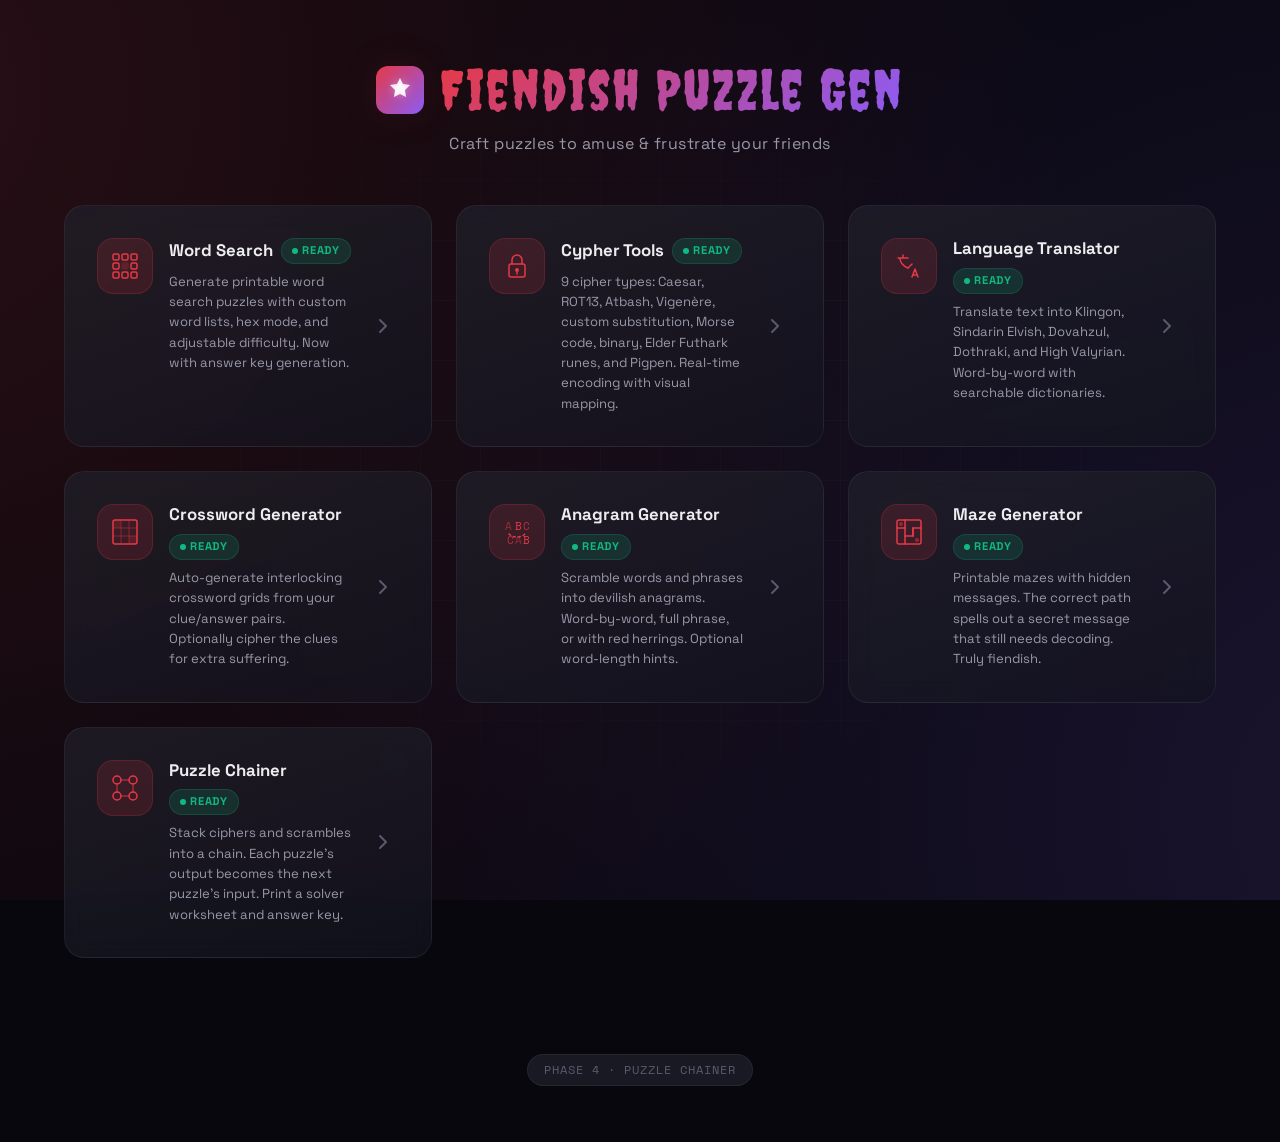
<file: fiendish-puzzle-gen/index.html>
<!DOCTYPE html>
<html lang="en">
<head>
    <meta charset="UTF-8">
    <meta name="viewport" content="width=device-width, initial-scale=1.0">
    <title>Fiendish Puzzle Gen — Craft Puzzles to Amuse &amp; Frustrate</title>
    <meta name="description" content="A wicked toolkit for creating puzzles designed to amuse and frustrate your friends. Word searches, cyphers, fictional languages, and more.">
    <link rel="stylesheet" href="css/main.css">
    <link rel="stylesheet" href="css/hub.css">
</head>
<body>
    <div class="bg-pattern"></div>

    <div class="app-container">
        <!-- Header -->
        <header class="site-header">
            <div class="logo-group">
                <div class="logo-icon">
                    <svg width="28" height="28" viewBox="0 0 28 28" fill="none">
                        <path d="M14 2L17 8L24 9L19 14L20 21L14 18L8 21L9 14L4 9L11 8Z" fill="white" opacity="0.9"/>
                        <path d="M14 6L16 10L20 11L17 14L18 18L14 16L10 18L11 14L8 11L12 10Z" fill="white" opacity="0.5"/>
                    </svg>
                </div>
                <h1 class="site-title">Fiendish Puzzle Gen</h1>
            </div>
            <p class="site-subtitle">Craft puzzles to amuse &amp; frustrate your friends</p>
        </header>

        <!-- Tool Grid -->
        <main class="tool-grid" id="tool-grid">

            <!-- Word Search — READY -->
            <a href="wordsearch.html" class="tool-card tool-card--ready fade-in" style="animation-delay: 0.05s" id="tool-wordsearch">
                <div class="tool-card__icon tool-card__icon--active">
                    <svg width="32" height="32" viewBox="0 0 32 32" fill="none">
                        <rect x="4" y="4" width="6" height="6" rx="1.5" stroke="currentColor" stroke-width="1.5"/>
                        <rect x="13" y="4" width="6" height="6" rx="1.5" stroke="currentColor" stroke-width="1.5"/>
                        <rect x="22" y="4" width="6" height="6" rx="1.5" stroke="currentColor" stroke-width="1.5"/>
                        <rect x="4" y="13" width="6" height="6" rx="1.5" stroke="currentColor" stroke-width="1.5"/>
                        <rect x="13" y="13" width="6" height="6" rx="1.5" fill="currentColor" opacity="0.2" stroke="currentColor" stroke-width="1.5"/>
                        <rect x="22" y="13" width="6" height="6" rx="1.5" stroke="currentColor" stroke-width="1.5"/>
                        <rect x="4" y="22" width="6" height="6" rx="1.5" stroke="currentColor" stroke-width="1.5"/>
                        <rect x="13" y="22" width="6" height="6" rx="1.5" stroke="currentColor" stroke-width="1.5"/>
                        <rect x="22" y="22" width="6" height="6" rx="1.5" stroke="currentColor" stroke-width="1.5"/>
                    </svg>
                </div>
                <div class="tool-card__body">
                    <div class="tool-card__header">
                        <h2 class="tool-card__title">Word Search</h2>
                        <span class="badge badge-ready"><span class="badge-dot"></span> Ready</span>
                    </div>
                    <p class="tool-card__desc">Generate printable word search puzzles with custom word lists, hex mode, and adjustable difficulty. Now with answer key generation.</p>
                </div>
                <div class="tool-card__arrow">
                    <svg width="20" height="20" viewBox="0 0 20 20" fill="none">
                        <path d="M7 4l6 6-6 6" stroke="currentColor" stroke-width="2" stroke-linecap="round" stroke-linejoin="round"/>
                    </svg>
                </div>
            </a>

            <!-- Cypher Tools — READY -->
            <a href="cyphers.html" class="tool-card tool-card--ready fade-in" style="animation-delay: 0.1s" id="tool-cyphers">
                <div class="tool-card__icon tool-card__icon--active">
                    <svg width="32" height="32" viewBox="0 0 32 32" fill="none">
                        <rect x="8" y="14" width="16" height="13" rx="2" stroke="currentColor" stroke-width="1.5"/>
                        <path d="M11 14V10a5 5 0 0110 0v4" stroke="currentColor" stroke-width="1.5" stroke-linecap="round"/>
                        <circle cx="16" cy="20" r="2" fill="currentColor"/>
                        <path d="M16 22v2" stroke="currentColor" stroke-width="1.5" stroke-linecap="round"/>
                    </svg>
                </div>
                <div class="tool-card__body">
                    <div class="tool-card__header">
                        <h2 class="tool-card__title">Cypher Tools</h2>
                        <span class="badge badge-ready"><span class="badge-dot"></span> Ready</span>
                    </div>
                    <p class="tool-card__desc">9 cipher types: Caesar, ROT13, Atbash, Vigenère, custom substitution, Morse code, binary, Elder Futhark runes, and Pigpen. Real-time encoding with visual mapping.</p>
                </div>
                <div class="tool-card__arrow">
                    <svg width="20" height="20" viewBox="0 0 20 20" fill="none">
                        <path d="M7 4l6 6-6 6" stroke="currentColor" stroke-width="2" stroke-linecap="round" stroke-linejoin="round"/>
                    </svg>
                </div>
            </a>

            <!-- Language Translator — READY -->
            <a href="translator.html" class="tool-card tool-card--ready fade-in" style="animation-delay: 0.15s" id="tool-languages">
                <div class="tool-card__icon tool-card__icon--active">
                    <svg width="32" height="32" viewBox="0 0 32 32" fill="none">
                        <path d="M5 8h10M10 5v3M7 8c0 4 3 8 8 10" stroke="currentColor" stroke-width="1.5" stroke-linecap="round" stroke-linejoin="round"/>
                        <path d="M19 27l3-8 3 8M19.8 25h4.4" stroke="currentColor" stroke-width="1.5" stroke-linecap="round" stroke-linejoin="round"/>
                        <path d="M15 18l4-4" stroke="currentColor" stroke-width="1.5" stroke-linecap="round"/>
                    </svg>
                </div>
                <div class="tool-card__body">
                    <div class="tool-card__header">
                        <h2 class="tool-card__title">Language Translator</h2>
                        <span class="badge badge-ready"><span class="badge-dot"></span> Ready</span>
                    </div>
                    <p class="tool-card__desc">Translate text into Klingon, Sindarin Elvish, Dovahzul, Dothraki, and High Valyrian. Word-by-word with searchable dictionaries.</p>
                </div>
                <div class="tool-card__arrow">
                    <svg width="20" height="20" viewBox="0 0 20 20" fill="none">
                        <path d="M7 4l6 6-6 6" stroke="currentColor" stroke-width="2" stroke-linecap="round" stroke-linejoin="round"/>
                    </svg>
                </div>
            </a>

            <!-- Crossword Generator — READY -->
            <a href="crossword.html" class="tool-card tool-card--ready fade-in" style="animation-delay: 0.2s" id="tool-crossword">
                <div class="tool-card__icon tool-card__icon--active">
                    <svg width="32" height="32" viewBox="0 0 32 32" fill="none">
                        <rect x="4" y="4" width="24" height="24" rx="2" stroke="currentColor" stroke-width="1.5"/>
                        <line x1="4" y1="12" x2="28" y2="12" stroke="currentColor" stroke-width="1" opacity="0.4"/>
                        <line x1="4" y1="20" x2="28" y2="20" stroke="currentColor" stroke-width="1" opacity="0.4"/>
                        <line x1="12" y1="4" x2="12" y2="28" stroke="currentColor" stroke-width="1" opacity="0.4"/>
                        <line x1="20" y1="4" x2="20" y2="28" stroke="currentColor" stroke-width="1" opacity="0.4"/>
                        <rect x="4" y="4" width="8" height="8" fill="currentColor" opacity="0.15"/>
                        <rect x="20" y="20" width="8" height="8" fill="currentColor" opacity="0.15"/>
                    </svg>
                </div>
                <div class="tool-card__body">
                    <div class="tool-card__header">
                        <h2 class="tool-card__title">Crossword Generator</h2>
                        <span class="badge badge-ready"><span class="badge-dot"></span> Ready</span>
                    </div>
                    <p class="tool-card__desc">Auto-generate interlocking crossword grids from your clue/answer pairs. Optionally cipher the clues for extra suffering.</p>
                </div>
                <div class="tool-card__arrow">
                    <svg width="20" height="20" viewBox="0 0 20 20" fill="none">
                        <path d="M7 4l6 6-6 6" stroke="currentColor" stroke-width="2" stroke-linecap="round" stroke-linejoin="round"/>
                    </svg>
                </div>
            </a>

            <!-- Anagram Generator — READY -->
            <a href="anagram.html" class="tool-card tool-card--ready fade-in" style="animation-delay: 0.25s" id="tool-anagram">
                <div class="tool-card__icon tool-card__icon--active">
                    <svg width="32" height="32" viewBox="0 0 32 32" fill="none">
                        <text x="4" y="14" font-family="Space Mono, monospace" font-size="11" fill="currentColor" opacity="0.5">A</text>
                        <text x="14" y="14" font-family="Space Mono, monospace" font-size="11" fill="currentColor">B</text>
                        <text x="22" y="14" font-family="Space Mono, monospace" font-size="11" fill="currentColor" opacity="0.7">C</text>
                        <path d="M8 18c4 4 12 4 16 0" stroke="currentColor" stroke-width="1.5" stroke-linecap="round" stroke-dasharray="2 3"/>
                        <text x="6" y="28" font-family="Space Mono, monospace" font-size="11" fill="currentColor" opacity="0.7">C</text>
                        <text x="14" y="28" font-family="Space Mono, monospace" font-size="11" fill="currentColor" opacity="0.5">A</text>
                        <text x="22" y="28" font-family="Space Mono, monospace" font-size="11" fill="currentColor">B</text>
                    </svg>
                </div>
                <div class="tool-card__body">
                    <div class="tool-card__header">
                        <h2 class="tool-card__title">Anagram Generator</h2>
                        <span class="badge badge-ready"><span class="badge-dot"></span> Ready</span>
                    </div>
                    <p class="tool-card__desc">Scramble words and phrases into devilish anagrams. Word-by-word, full phrase, or with red herrings. Optional word-length hints.</p>
                </div>
                <div class="tool-card__arrow">
                    <svg width="20" height="20" viewBox="0 0 20 20" fill="none">
                        <path d="M7 4l6 6-6 6" stroke="currentColor" stroke-width="2" stroke-linecap="round" stroke-linejoin="round"/>
                    </svg>
                </div>
            </a>

            <!-- Maze Generator — READY -->
            <a href="maze.html" class="tool-card tool-card--ready fade-in" style="animation-delay: 0.3s" id="tool-maze">
                <div class="tool-card__icon tool-card__icon--active">
                    <svg width="32" height="32" viewBox="0 0 32 32" fill="none">
                        <rect x="4" y="4" width="24" height="24" rx="2" stroke="currentColor" stroke-width="1.5"/>
                        <path d="M4 12h8v8h8v-8h8" stroke="currentColor" stroke-width="1.5" stroke-linecap="round"/>
                        <path d="M12 4v8M20 12v8M12 20v8" stroke="currentColor" stroke-width="1.5" stroke-linecap="round"/>
                        <circle cx="8" cy="8" r="2" fill="currentColor" opacity="0.5"/>
                        <circle cx="24" cy="24" r="2" fill="currentColor" opacity="0.5"/>
                    </svg>
                </div>
                <div class="tool-card__body">
                    <div class="tool-card__header">
                        <h2 class="tool-card__title">Maze Generator</h2>
                        <span class="badge badge-ready"><span class="badge-dot"></span> Ready</span>
                    </div>
                    <p class="tool-card__desc">Printable mazes with hidden messages. The correct path spells out a secret message that still needs decoding. Truly fiendish.</p>
                </div>
                <div class="tool-card__arrow">
                    <svg width="20" height="20" viewBox="0 0 20 20" fill="none">
                        <path d="M7 4l6 6-6 6" stroke="currentColor" stroke-width="2" stroke-linecap="round" stroke-linejoin="round"/>
                    </svg>
                </div>
            </a>

            <!-- Puzzle Chainer — READY -->
            <a href="chainer.html" class="tool-card tool-card--ready fade-in" style="animation-delay: 0.35s" id="tool-chainer">
                <div class="tool-card__icon tool-card__icon--active">
                    <svg width="32" height="32" viewBox="0 0 32 32" fill="none">
                        <circle cx="8" cy="8" r="4" stroke="currentColor" stroke-width="1.5"/>
                        <circle cx="24" cy="8" r="4" stroke="currentColor" stroke-width="1.5"/>
                        <circle cx="8" cy="24" r="4" stroke="currentColor" stroke-width="1.5"/>
                        <circle cx="24" cy="24" r="4" stroke="currentColor" stroke-width="1.5"/>
                        <path d="M12 8h8M8 12v8M24 12v8M12 24h8" stroke="currentColor" stroke-width="1.5" stroke-linecap="round" opacity="0.6"/>
                    </svg>
                </div>
                <div class="tool-card__body">
                    <div class="tool-card__header">
                        <h2 class="tool-card__title">Puzzle Chainer</h2>
                        <span class="badge badge-ready"><span class="badge-dot"></span> Ready</span>
                    </div>
                    <p class="tool-card__desc">Stack ciphers and scrambles into a chain. Each puzzle's output becomes the next puzzle's input. Print a solver worksheet and answer key.</p>
                </div>
                <div class="tool-card__arrow">
                    <svg width="20" height="20" viewBox="0 0 20 20" fill="none">
                        <path d="M7 4l6 6-6 6" stroke="currentColor" stroke-width="2" stroke-linecap="round" stroke-linejoin="round"/>
                    </svg>
                </div>
            </a>

        </main>

        <!-- Footer -->
        <footer class="site-footer no-print">
            <span class="phase-label">Phase 4 · Puzzle Chainer</span>
        </footer>
    </div>
</body>
</html>
</file>
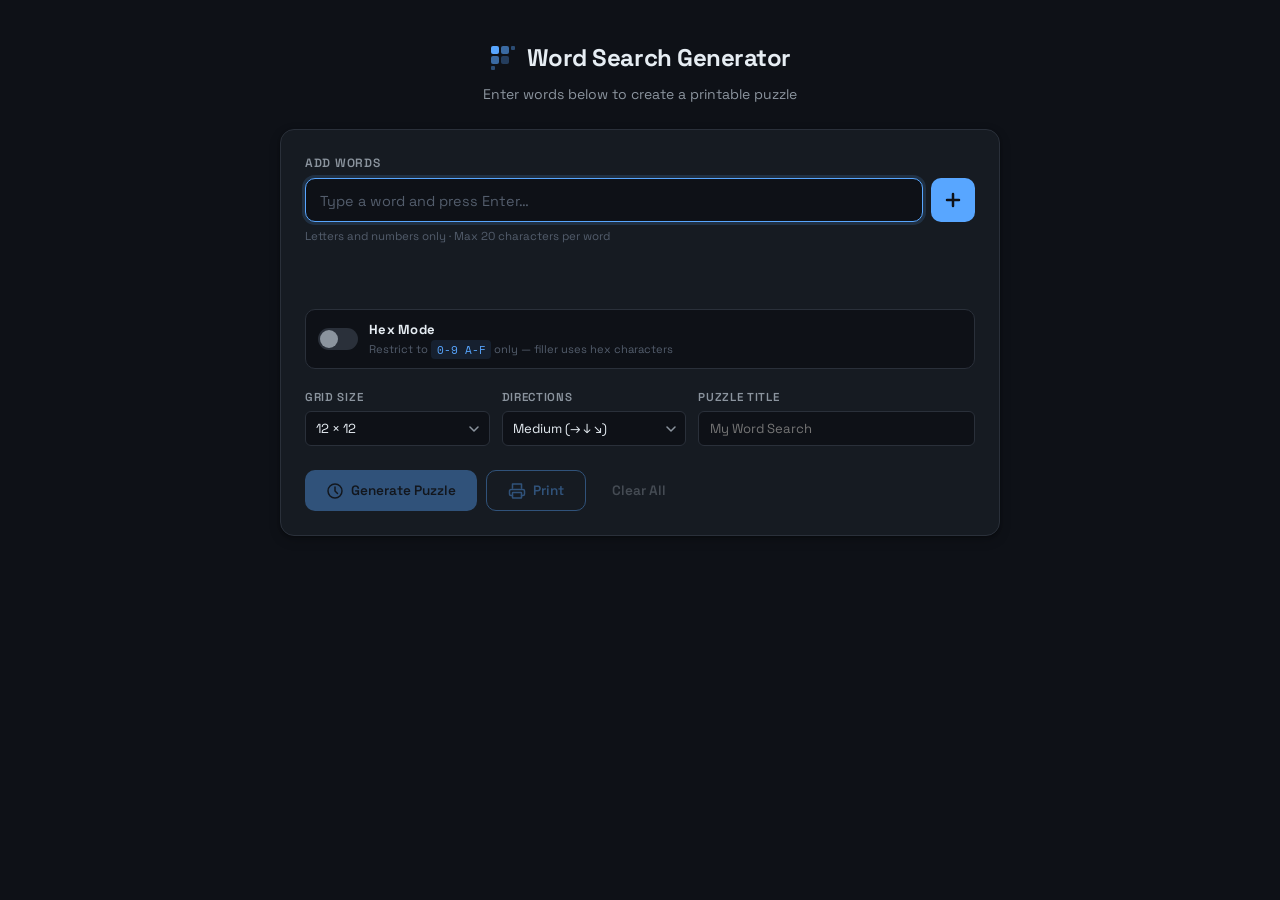
<file: wordsearch-generator/index.html>
<!DOCTYPE html>
<html lang="en">
<head>
    <meta charset="UTF-8">
    <meta name="viewport" content="width=device-width, initial-scale=1.0">
    <title>Word Search Generator</title>
    <meta name="description" content="Generate printable word search puzzles from your own words and phrases.">
    <link rel="preconnect" href="https://fonts.googleapis.com">
    <link rel="preconnect" href="https://fonts.gstatic.com" crossorigin>
    <link href="https://fonts.googleapis.com/css2?family=Space+Grotesk:wght@400;500;600;700&family=Space+Mono:wght@400;700&display=swap" rel="stylesheet">
    <link rel="stylesheet" href="style.css">
</head>
<body>
    <div class="app-wrapper">
        <!-- Header -->
        <header class="app-header no-print">
            <div class="header-content">
                <div class="logo-group">
                    <div class="logo-icon">
                        <svg width="28" height="28" viewBox="0 0 28 28" fill="none">
                            <rect x="2" y="2" width="8" height="8" rx="2" fill="var(--accent)"/>
                            <rect x="12" y="2" width="8" height="8" rx="2" fill="var(--accent)" opacity="0.6"/>
                            <rect x="2" y="12" width="8" height="8" rx="2" fill="var(--accent)" opacity="0.6"/>
                            <rect x="12" y="12" width="8" height="8" rx="2" fill="var(--accent)" opacity="0.3"/>
                            <rect x="22" y="2" width="4" height="4" rx="1" fill="var(--accent)" opacity="0.4"/>
                            <rect x="2" y="22" width="4" height="4" rx="1" fill="var(--accent)" opacity="0.4"/>
                        </svg>
                    </div>
                    <h1>Word Search Generator</h1>
                </div>
                <p class="subtitle">Enter words below to create a printable puzzle</p>
            </div>
        </header>

        <!-- Main Content -->
        <main class="main-content">
            <!-- Controls Panel -->
            <section class="controls-panel no-print" id="controls-panel">
                <div class="input-area">
                    <label for="word-input" class="input-label">Add Words</label>
                    <div class="input-row">
                        <input 
                            type="text" 
                            id="word-input" 
                            placeholder="Type a word and press Enter…" 
                            autocomplete="off"
                            maxlength="20"
                        >
                        <button id="add-word-btn" class="btn btn-add" title="Add word">
                            <svg width="20" height="20" viewBox="0 0 20 20" fill="none">
                                <path d="M10 4v12M4 10h12" stroke="currentColor" stroke-width="2.5" stroke-linecap="round"/>
                            </svg>
                        </button>
                    </div>
                    <p class="input-hint">Letters and numbers only · Max 20 characters per word</p>
                </div>

                <!-- Word Tags -->
                <div class="word-tags" id="word-tags">
                    <!-- Tags inserted here -->
                </div>

                <!-- Hex Mode Toggle -->
                <div class="hex-toggle-row" id="hex-toggle-row">
                    <label class="toggle-switch" for="hex-mode">
                        <input type="checkbox" id="hex-mode">
                        <span class="toggle-track">
                            <span class="toggle-thumb"></span>
                        </span>
                        <span class="toggle-label">
                            <span class="toggle-title">Hex Mode</span>
                            <span class="toggle-desc">Restrict to <code>0-9 A-F</code> only — filler uses hex characters</span>
                        </span>
                    </label>
                </div>

                <!-- Options Row -->
                <div class="options-row">
                    <div class="option-group">
                        <label for="grid-size" class="option-label">Grid Size</label>
                        <select id="grid-size">
                            <option value="10">10 × 10</option>
                            <option value="12" selected>12 × 12</option>
                            <option value="14">14 × 14</option>
                            <option value="16">16 × 16</option>
                            <option value="18">18 × 18</option>
                            <option value="20">20 × 20</option>
                        </select>
                    </div>
                    <div class="option-group">
                        <label for="direction-mode" class="option-label">Directions</label>
                        <select id="direction-mode">
                            <option value="easy">Easy (→ ↓)</option>
                            <option value="medium" selected>Medium (→ ↓ ↘)</option>
                            <option value="hard">Hard (all 8)</option>
                        </select>
                    </div>
                    <div class="option-group">
                        <label for="puzzle-title" class="option-label">Puzzle Title</label>
                        <input type="text" id="puzzle-title" placeholder="My Word Search" maxlength="50">
                    </div>
                </div>

                <!-- Action Buttons -->
                <div class="action-buttons">
                    <button id="generate-btn" class="btn btn-primary" disabled>
                        <svg width="18" height="18" viewBox="0 0 18 18" fill="none">
                            <path d="M2 9a7 7 0 1114 0A7 7 0 012 9z" stroke="currentColor" stroke-width="1.5"/>
                            <path d="M9 5v4l2.5 2.5" stroke="currentColor" stroke-width="1.5" stroke-linecap="round"/>
                        </svg>
                        Generate Puzzle
                    </button>
                    <button id="print-btn" class="btn btn-secondary" disabled>
                        <svg width="18" height="18" viewBox="0 0 18 18" fill="none">
                            <path d="M4.5 6V2h9v4M4.5 13.5H3a1.5 1.5 0 01-1.5-1.5V9A1.5 1.5 0 013 7.5h12A1.5 1.5 0 0116.5 9v3a1.5 1.5 0 01-1.5 1.5h-1.5" stroke="currentColor" stroke-width="1.5" stroke-linecap="round" stroke-linejoin="round"/>
                            <rect x="4.5" y="10.5" width="9" height="5.5" rx="0.5" stroke="currentColor" stroke-width="1.5"/>
                        </svg>
                        Print
                    </button>
                    <button id="clear-btn" class="btn btn-ghost">Clear All</button>
                </div>
            </section>

            <!-- Puzzle Output -->
            <section class="puzzle-output" id="puzzle-output" style="display:none;">
                <!-- Print-only header -->
                <div class="print-header print-only">
                    <h2 id="print-title" class="print-title">Word Search</h2>
                </div>

                <div class="grid-container">
                    <table class="puzzle-grid" id="puzzle-grid">
                        <!-- Generated grid -->
                    </table>
                </div>

                <div class="word-bank">
                    <h3 class="word-bank-title">Find these words:</h3>
                    <ul class="word-bank-list" id="word-bank-list">
                        <!-- Word list here -->
                    </ul>
                </div>
            </section>
        </main>
    </div>

    <script src="app.js"></script>
</body>
</html>
</file>
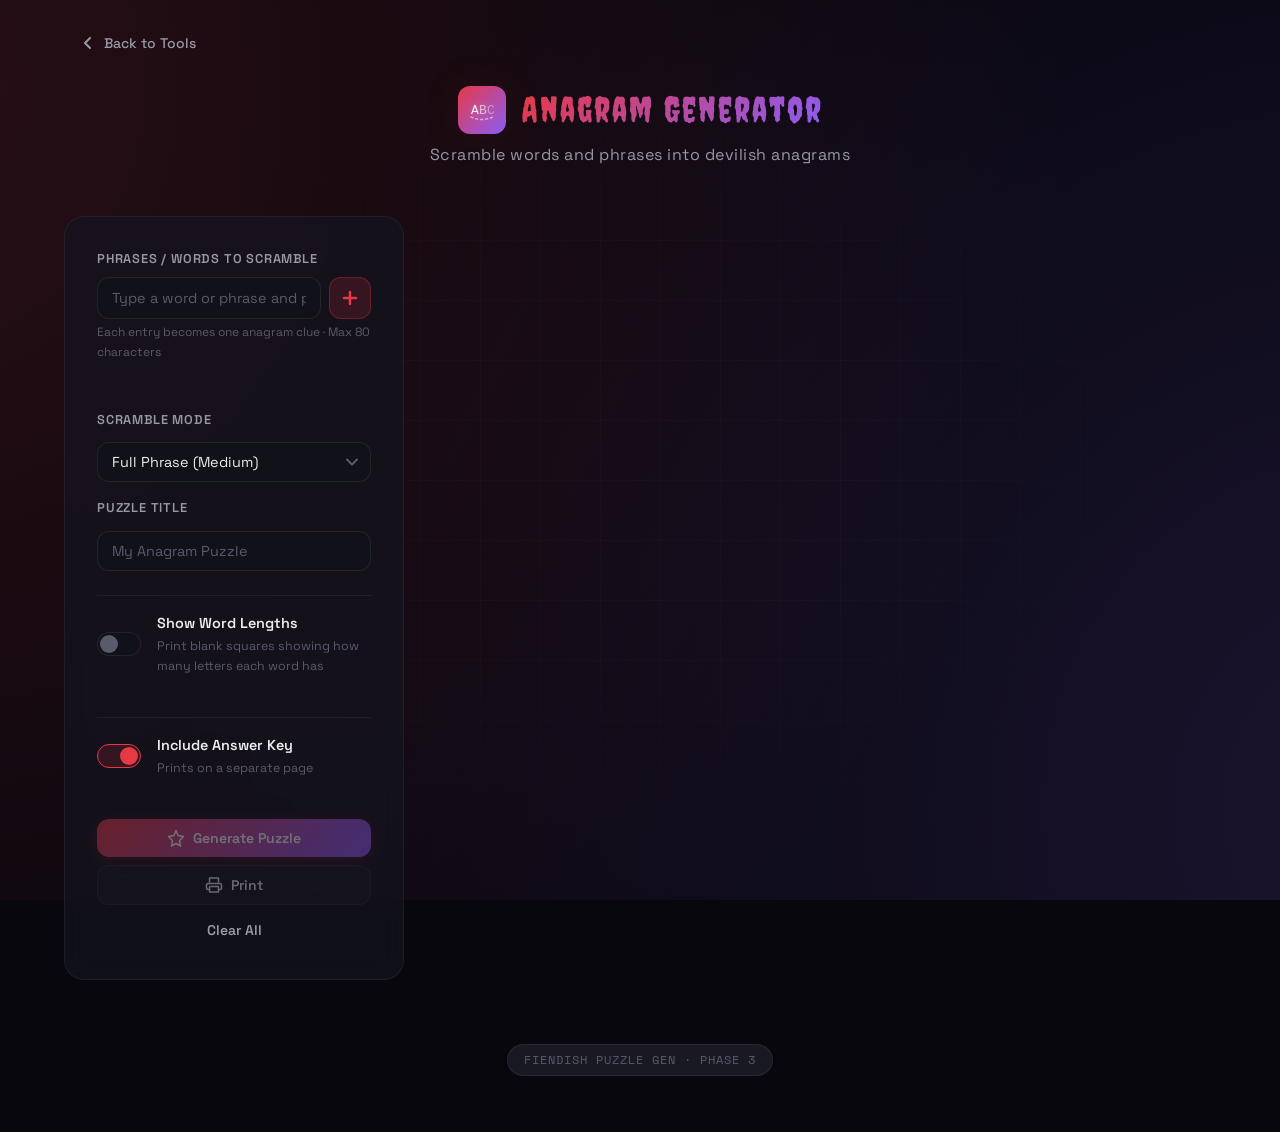
<file: fiendish-puzzle-gen/anagram.html>
<!DOCTYPE html>
<html lang="en">
<head>
    <meta charset="UTF-8">
    <meta name="viewport" content="width=device-width, initial-scale=1.0">
    <title>Anagram Generator — Fiendish Puzzle Gen</title>
    <link rel="stylesheet" href="css/main.css">
    <link rel="stylesheet" href="css/anagram.css">
</head>
<body>
    <div class="bg-pattern"></div>
    <div class="app-container">
        <nav class="no-print">
            <a href="index.html" class="nav-back">
                <svg width="16" height="16" viewBox="0 0 16 16" fill="none">
                    <path d="M10 3L5 8l5 5" stroke="currentColor" stroke-width="2" stroke-linecap="round" stroke-linejoin="round"/>
                </svg>
                Back to Tools
            </a>
        </nav>

        <header class="site-header no-print" style="padding-top:0">
            <div class="logo-group">
                <div class="logo-icon">
                    <svg width="28" height="28" viewBox="0 0 28 28" fill="none">
                        <text x="3" y="18" font-family="monospace" font-size="13" fill="white" opacity="0.9">A</text>
                        <text x="11" y="18" font-family="monospace" font-size="13" fill="white" opacity="0.6">B</text>
                        <text x="19" y="18" font-family="monospace" font-size="13" fill="white" opacity="0.4">C</text>
                        <path d="M3 21 Q14 26 25 21" stroke="white" stroke-width="1.5" stroke-linecap="round" opacity="0.5" fill="none" stroke-dasharray="2 3"/>
                    </svg>
                </div>
                <h1 class="site-title" style="font-size:clamp(1.5rem,4vw,2.2rem)">Anagram Generator</h1>
            </div>
            <p class="site-subtitle">Scramble words and phrases into devilish anagrams</p>
        </header>

        <main class="ag-layout">
            <section class="controls-panel no-print fade-in">

                <div class="input-area">
                    <label class="form-label">Phrases / Words to Scramble</label>
                    <div class="input-row">
                        <input type="text" id="phrase-input" class="form-input" placeholder="Type a word or phrase and press Enter…" autocomplete="off" maxlength="80">
                        <button id="add-phrase-btn" class="btn-add" title="Add phrase">
                            <svg width="20" height="20" viewBox="0 0 20 20" fill="none">
                                <path d="M10 4v12M4 10h12" stroke="currentColor" stroke-width="2.5" stroke-linecap="round"/>
                            </svg>
                        </button>
                    </div>
                    <p class="input-hint">Each entry becomes one anagram clue · Max 80 characters</p>
                </div>

                <div class="phrase-tags" id="phrase-tags"></div>

                <div class="options-row">
                    <div class="option-group">
                        <label for="difficulty" class="form-label">Scramble Mode</label>
                        <select id="difficulty" class="form-select">
                            <option value="word">Word-by-Word (Easy)</option>
                            <option value="phrase" selected>Full Phrase (Medium)</option>
                            <option value="hard">Full Phrase + Red Herrings (Hard)</option>
                        </select>
                    </div>
                    <div class="option-group">
                        <label for="puzzle-title" class="form-label">Puzzle Title</label>
                        <input type="text" id="puzzle-title" class="form-input" placeholder="My Anagram Puzzle" maxlength="50">
                    </div>
                </div>

                <div class="toggle-row">
                    <label class="toggle-switch" for="show-hints">
                        <input type="checkbox" id="show-hints">
                        <span class="toggle-track"><span class="toggle-thumb"></span></span>
                        <span class="toggle-label">
                            <span class="toggle-title">Show Word Lengths</span>
                            <span class="toggle-desc">Print blank squares showing how many letters each word has</span>
                        </span>
                    </label>
                </div>

                <div class="toggle-row">
                    <label class="toggle-switch" for="show-answers">
                        <input type="checkbox" id="show-answers" checked>
                        <span class="toggle-track"><span class="toggle-thumb"></span></span>
                        <span class="toggle-label">
                            <span class="toggle-title">Include Answer Key</span>
                            <span class="toggle-desc">Prints on a separate page</span>
                        </span>
                    </label>
                </div>

                <div class="action-buttons">
                    <button id="generate-btn" class="btn btn-primary" disabled>
                        <svg width="18" height="18" viewBox="0 0 18 18" fill="none">
                            <path d="M9 1.5L11 6.5L16.5 7.5L12.5 11.5L13.5 17L9 14.5L4.5 17L5.5 11.5L1.5 7.5L7 6.5Z" stroke="currentColor" stroke-width="1.5" stroke-linejoin="round"/>
                        </svg>
                        Generate Puzzle
                    </button>
                    <button id="print-btn" class="btn btn-secondary" disabled>
                        <svg width="18" height="18" viewBox="0 0 18 18" fill="none">
                            <path d="M4.5 6V2h9v4M4.5 13.5H3a1.5 1.5 0 01-1.5-1.5V9A1.5 1.5 0 013 7.5h12A1.5 1.5 0 0116.5 9v3a1.5 1.5 0 01-1.5 1.5h-1.5" stroke="currentColor" stroke-width="1.5" stroke-linecap="round" stroke-linejoin="round"/>
                            <rect x="4.5" y="10.5" width="9" height="5.5" rx="0.5" stroke="currentColor" stroke-width="1.5"/>
                        </svg>
                        Print
                    </button>
                    <button id="clear-btn" class="btn btn-ghost">Clear All</button>
                </div>
            </section>

            <section class="puzzle-output" id="puzzle-output" style="display:none">
                <div class="print-header print-only">
                    <h2 id="print-title" class="print-title">Anagram Puzzle</h2>
                </div>

                <div class="ag-instructions no-print">
                    <p>Unscramble each anagram to find the hidden word or phrase.</p>
                </div>

                <div id="anagram-list" class="anagram-list"></div>

                <div id="answer-key-section" class="answer-key-section" style="display:none">
                    <div class="print-header print-only">
                        <h2 class="print-title">Answer Key</h2>
                    </div>
                    <div class="grid-section-label">
                        <span class="label-dot label-dot--answer"></span>
                        Answers
                    </div>
                    <div id="answer-list" class="answer-list"></div>
                </div>
            </section>
        </main>

        <footer class="site-footer no-print">
            <span class="phase-label">Fiendish Puzzle Gen · Phase 3</span>
        </footer>
    </div>
    <script src="js/anagram.js"></script>
</body>
</html>
</file>
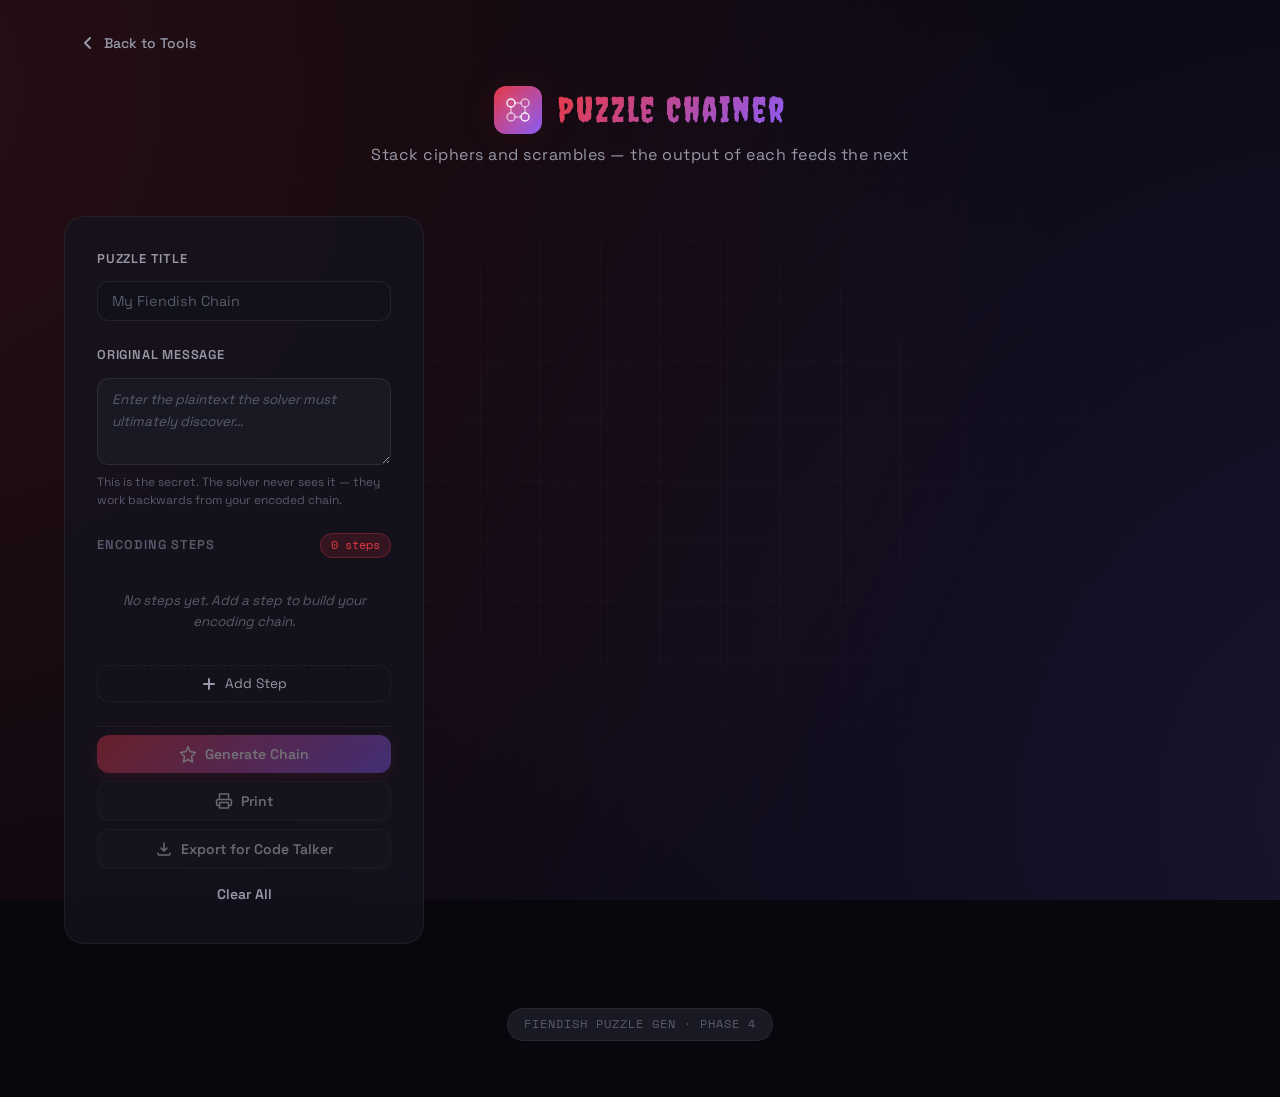
<file: fiendish-puzzle-gen/chainer.html>
<!DOCTYPE html>
<html lang="en">
<head>
    <meta charset="UTF-8">
    <meta name="viewport" content="width=device-width, initial-scale=1.0">
    <title>Puzzle Chainer — Fiendish Puzzle Gen</title>
    <link rel="stylesheet" href="css/main.css">
    <link rel="stylesheet" href="css/chainer.css">
</head>
<body>
    <div class="bg-pattern"></div>
    <div class="app-container">
        <nav class="no-print">
            <a href="index.html" class="nav-back">
                <svg width="16" height="16" viewBox="0 0 16 16" fill="none">
                    <path d="M10 3L5 8l5 5" stroke="currentColor" stroke-width="2" stroke-linecap="round" stroke-linejoin="round"/>
                </svg>
                Back to Tools
            </a>
        </nav>

        <header class="site-header no-print" style="padding-top:0">
            <div class="logo-group">
                <div class="logo-icon">
                    <svg width="28" height="28" viewBox="0 0 28 28" fill="none">
                        <circle cx="7" cy="7" r="4" stroke="white" stroke-width="1.5" opacity="0.9"/>
                        <circle cx="21" cy="7" r="4" stroke="white" stroke-width="1.5" opacity="0.6"/>
                        <circle cx="7" cy="21" r="4" stroke="white" stroke-width="1.5" opacity="0.6"/>
                        <circle cx="21" cy="21" r="4" stroke="white" stroke-width="1.5" opacity="0.9"/>
                        <path d="M11 7h6M7 11v6M21 11v6M11 21h6" stroke="white" stroke-width="1.5" stroke-linecap="round" opacity="0.5"/>
                    </svg>
                </div>
                <h1 class="site-title" style="font-size:clamp(1.5rem,4vw,2.2rem)">Puzzle Chainer</h1>
            </div>
            <p class="site-subtitle">Stack ciphers and scrambles — the output of each feeds the next</p>
        </header>

        <main class="ch-layout">
            <!-- Controls -->
            <section class="controls-panel no-print fade-in">

                <div class="input-area">
                    <label class="form-label">Puzzle Title</label>
                    <input type="text" id="chain-title" class="form-input" placeholder="My Fiendish Chain" maxlength="60">
                </div>

                <div class="input-area">
                    <label class="form-label">Original Message</label>
                    <textarea id="chain-input" class="form-textarea" placeholder="Enter the plaintext the solver must ultimately discover…" rows="3" maxlength="200"></textarea>
                    <p class="input-hint">This is the secret. The solver never sees it — they work backwards from your encoded chain.</p>
                </div>

                <div class="step-builder">
                    <div class="step-builder-label">
                        <span>Encoding Steps</span>
                        <span class="step-count-badge" id="step-count">0 steps</span>
                    </div>
                    <div id="step-list" class="step-list"></div>
                    <button id="add-step-btn" class="btn-add-step">
                        <svg width="16" height="16" viewBox="0 0 16 16" fill="none">
                            <path d="M8 3v10M3 8h10" stroke="currentColor" stroke-width="2" stroke-linecap="round"/>
                        </svg>
                        Add Step
                    </button>
                </div>

                <div class="action-buttons">
                    <button id="generate-btn" class="btn btn-primary" disabled>
                        <svg width="18" height="18" viewBox="0 0 18 18" fill="none">
                            <path d="M9 1.5L11 6.5L16.5 7.5L12.5 11.5L13.5 17L9 14.5L4.5 17L5.5 11.5L1.5 7.5L7 6.5Z" stroke="currentColor" stroke-width="1.5" stroke-linejoin="round"/>
                        </svg>
                        Generate Chain
                    </button>
                    <button id="print-btn" class="btn btn-secondary" disabled>
                        <svg width="18" height="18" viewBox="0 0 18 18" fill="none">
                            <path d="M4.5 6V2h9v4M4.5 13.5H3a1.5 1.5 0 01-1.5-1.5V9A1.5 1.5 0 013 7.5h12A1.5 1.5 0 0116.5 9v3a1.5 1.5 0 01-1.5 1.5h-1.5" stroke="currentColor" stroke-width="1.5" stroke-linecap="round" stroke-linejoin="round"/>
                            <rect x="4.5" y="10.5" width="9" height="5.5" rx="0.5" stroke="currentColor" stroke-width="1.5"/>
                        </svg>
                        Print
                    </button>
                    <button id="export-btn" class="btn btn-secondary" disabled>
                        <svg width="18" height="18" viewBox="0 0 18 18" fill="none">
                            <path d="M9 3v8M6 8l3 3 3-3" stroke="currentColor" stroke-width="1.5" stroke-linecap="round" stroke-linejoin="round"/>
                            <path d="M3 13v1a1 1 0 001 1h10a1 1 0 001-1v-1" stroke="currentColor" stroke-width="1.5" stroke-linecap="round"/>
                        </svg>
                        Export for Code Talker
                    </button>
                    <button id="clear-btn" class="btn btn-ghost">Clear All</button>
                </div>

            </section>

            <!-- Output -->
            <section class="chain-output-section" id="chain-output" style="display:none">

                <!-- On-screen chain visualisation -->
                <div class="chain-preview no-print" id="chain-preview"></div>

                <!-- Print-only content (solver worksheet + answer key) -->
                <div id="print-output"></div>

            </section>
        </main>

        <footer class="site-footer no-print">
            <span class="phase-label">Fiendish Puzzle Gen · Phase 4</span>
        </footer>
    </div>
    <script src="js/chainer.js"></script>
</body>
</html>
</file>
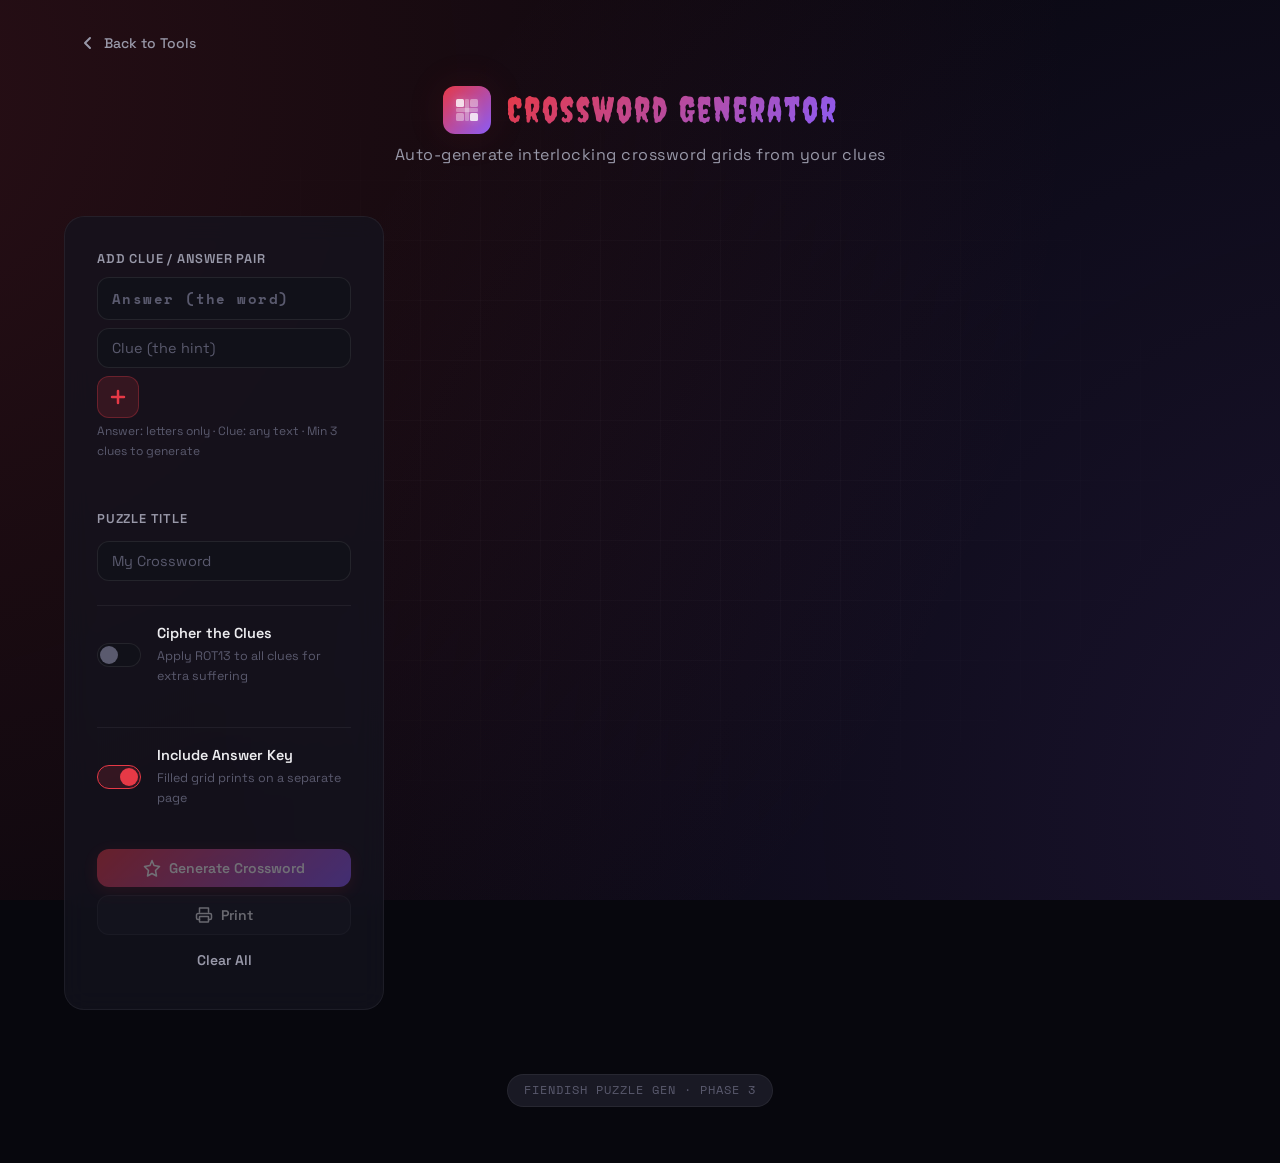
<file: fiendish-puzzle-gen/crossword.html>
<!DOCTYPE html>
<html lang="en">
<head>
    <meta charset="UTF-8">
    <meta name="viewport" content="width=device-width, initial-scale=1.0">
    <title>Crossword Generator — Fiendish Puzzle Gen</title>
    <link rel="stylesheet" href="css/main.css">
    <link rel="stylesheet" href="css/crossword.css">
</head>
<body>
    <div class="bg-pattern"></div>
    <div class="app-container">
        <nav class="no-print">
            <a href="index.html" class="nav-back">
                <svg width="16" height="16" viewBox="0 0 16 16" fill="none">
                    <path d="M10 3L5 8l5 5" stroke="currentColor" stroke-width="2" stroke-linecap="round" stroke-linejoin="round"/>
                </svg>
                Back to Tools
            </a>
        </nav>

        <header class="site-header no-print" style="padding-top:0">
            <div class="logo-group">
                <div class="logo-icon">
                    <svg width="28" height="28" viewBox="0 0 28 28" fill="none">
                        <rect x="3" y="3" width="8" height="8" rx="1.5" fill="white" opacity="0.8"/>
                        <rect x="17" y="3" width="8" height="8" rx="1.5" fill="white" opacity="0.4"/>
                        <rect x="3" y="17" width="8" height="8" rx="1.5" fill="white" opacity="0.4"/>
                        <rect x="17" y="17" width="8" height="8" rx="1.5" fill="white" opacity="0.8"/>
                        <rect x="12" y="3" width="4" height="22" rx="1" fill="white" opacity="0.3"/>
                        <rect x="3" y="12" width="22" height="4" rx="1" fill="white" opacity="0.3"/>
                    </svg>
                </div>
                <h1 class="site-title" style="font-size:clamp(1.5rem,4vw,2.2rem)">Crossword Generator</h1>
            </div>
            <p class="site-subtitle">Auto-generate interlocking crossword grids from your clues</p>
        </header>

        <main class="cw-layout">
            <section class="controls-panel no-print fade-in">

                <div class="input-area">
                    <label class="form-label">Add Clue / Answer Pair</label>
                    <div class="clue-input-group">
                        <input type="text" id="answer-input" class="form-input" placeholder="Answer (the word)" autocomplete="off" maxlength="20">
                        <input type="text" id="clue-input" class="form-input" placeholder="Clue (the hint)" autocomplete="off" maxlength="120">
                        <button id="add-clue-btn" class="btn-add" title="Add clue">
                            <svg width="20" height="20" viewBox="0 0 20 20" fill="none">
                                <path d="M10 4v12M4 10h12" stroke="currentColor" stroke-width="2.5" stroke-linecap="round"/>
                            </svg>
                        </button>
                    </div>
                    <p class="input-hint">Answer: letters only · Clue: any text · Min 3 clues to generate</p>
                </div>

                <div id="clue-list" class="clue-list"></div>

                <div class="options-row">
                    <div class="option-group">
                        <label for="puzzle-title" class="form-label">Puzzle Title</label>
                        <input type="text" id="puzzle-title" class="form-input" placeholder="My Crossword" maxlength="50">
                    </div>
                </div>

                <div class="toggle-row">
                    <label class="toggle-switch" for="cipher-clues">
                        <input type="checkbox" id="cipher-clues">
                        <span class="toggle-track"><span class="toggle-thumb"></span></span>
                        <span class="toggle-label">
                            <span class="toggle-title">Cipher the Clues</span>
                            <span class="toggle-desc">Apply ROT13 to all clues for extra suffering</span>
                        </span>
                    </label>
                </div>

                <div class="toggle-row">
                    <label class="toggle-switch" for="show-answer-key">
                        <input type="checkbox" id="show-answer-key" checked>
                        <span class="toggle-track"><span class="toggle-thumb"></span></span>
                        <span class="toggle-label">
                            <span class="toggle-title">Include Answer Key</span>
                            <span class="toggle-desc">Filled grid prints on a separate page</span>
                        </span>
                    </label>
                </div>

                <div class="action-buttons">
                    <button id="generate-btn" class="btn btn-primary" disabled>
                        <svg width="18" height="18" viewBox="0 0 18 18" fill="none">
                            <path d="M9 1.5L11 6.5L16.5 7.5L12.5 11.5L13.5 17L9 14.5L4.5 17L5.5 11.5L1.5 7.5L7 6.5Z" stroke="currentColor" stroke-width="1.5" stroke-linejoin="round"/>
                        </svg>
                        Generate Crossword
                    </button>
                    <button id="print-btn" class="btn btn-secondary" disabled>
                        <svg width="18" height="18" viewBox="0 0 18 18" fill="none">
                            <path d="M4.5 6V2h9v4M4.5 13.5H3a1.5 1.5 0 01-1.5-1.5V9A1.5 1.5 0 013 7.5h12A1.5 1.5 0 0116.5 9v3a1.5 1.5 0 01-1.5 1.5h-1.5" stroke="currentColor" stroke-width="1.5" stroke-linecap="round" stroke-linejoin="round"/>
                            <rect x="4.5" y="10.5" width="9" height="5.5" rx="0.5" stroke="currentColor" stroke-width="1.5"/>
                        </svg>
                        Print
                    </button>
                    <button id="clear-btn" class="btn btn-ghost">Clear All</button>
                </div>

                <div id="gen-warning" class="gen-warning" style="display:none"></div>
            </section>

            <section class="puzzle-output" id="puzzle-output" style="display:none">
                <div class="print-header print-only">
                    <h2 id="print-title" class="print-title">Crossword</h2>
                </div>

                <div class="cw-grid-wrap">
                    <div id="cw-grid" class="cw-grid"></div>
                </div>

                <div class="cw-clues-wrap">
                    <div class="cw-clues-col">
                        <h3 class="clues-heading">Across</h3>
                        <ol id="clues-across" class="clues-list"></ol>
                    </div>
                    <div class="cw-clues-col">
                        <h3 class="clues-heading">Down</h3>
                        <ol id="clues-down" class="clues-list"></ol>
                    </div>
                </div>

                <div id="answer-key-section" style="display:none" class="answer-key-section">
                    <div class="print-header print-only">
                        <h2 class="print-title">Answer Key</h2>
                    </div>
                    <div class="grid-section-label">
                        <span class="label-dot label-dot--answer"></span>
                        Filled Grid
                    </div>
                    <div id="cw-answer-grid" class="cw-grid cw-grid--answer"></div>
                </div>
            </section>
        </main>

        <footer class="site-footer no-print">
            <span class="phase-label">Fiendish Puzzle Gen · Phase 3</span>
        </footer>
    </div>
    <script src="js/crossword.js"></script>
</body>
</html>
</file>
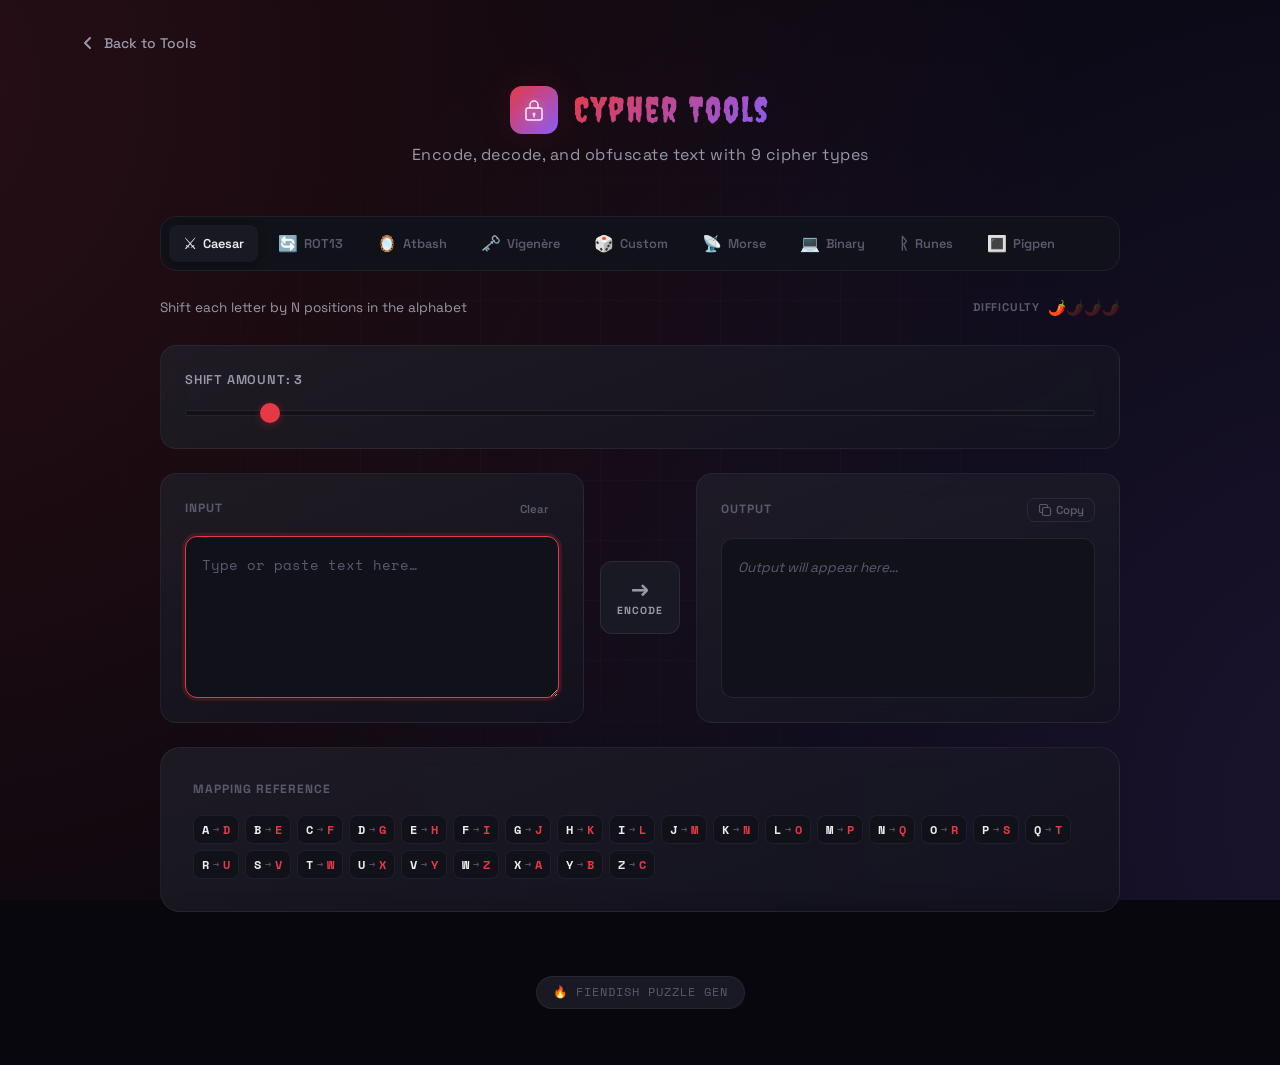
<file: fiendish-puzzle-gen/cyphers.html>
<!DOCTYPE html>
<html lang="en">
<head>
    <meta charset="UTF-8">
    <meta name="viewport" content="width=device-width, initial-scale=1.0">
    <title>Cypher Tools — Fiendish Puzzle Gen</title>
    <meta name="description" content="Encode and decode text with 9 cipher types: Caesar, ROT13, Atbash, Vigenère, custom substitution, Morse code, binary, Elder Futhark runes, and Pigpen.">
    <link rel="stylesheet" href="css/main.css">
    <link rel="stylesheet" href="css/cyphers.css">
</head>
<body>
    <div class="bg-pattern"></div>

    <div class="app-container">
        <!-- Back Nav -->
        <nav class="no-print">
            <a href="index.html" class="nav-back" id="nav-back">
                <svg width="16" height="16" viewBox="0 0 16 16" fill="none">
                    <path d="M10 3L5 8l5 5" stroke="currentColor" stroke-width="2" stroke-linecap="round" stroke-linejoin="round"/>
                </svg>
                Back to Tools
            </a>
        </nav>

        <!-- Header -->
        <header class="site-header no-print" style="padding-top: 0;">
            <div class="logo-group">
                <div class="logo-icon">
                    <svg width="28" height="28" viewBox="0 0 28 28" fill="none">
                        <rect x="6" y="12" width="16" height="12" rx="2" stroke="white" stroke-width="1.5" opacity="0.9"/>
                        <path d="M10 12V9a4 4 0 018 0v3" stroke="white" stroke-width="1.5" stroke-linecap="round" opacity="0.9"/>
                        <circle cx="14" cy="18" r="1.5" fill="white" opacity="0.8"/>
                        <path d="M14 19.5v1.5" stroke="white" stroke-width="1.5" stroke-linecap="round" opacity="0.8"/>
                    </svg>
                </div>
                <h1 class="site-title" style="font-size: clamp(1.5rem, 4vw, 2.2rem);">Cypher Tools</h1>
            </div>
            <p class="site-subtitle">Encode, decode, and obfuscate text with 9 cipher types</p>
        </header>

        <!-- Main Content -->
        <main class="cypher-layout">
            <!-- Tab Bar -->
            <div class="cypher-tabs no-print" id="cypher-tabs">
                <button class="cypher-tab active" data-cypher="caesar"><span class="tab-icon">⚔️</span> <span class="tab-text">Caesar</span></button>
                <button class="cypher-tab" data-cypher="rot13"><span class="tab-icon">🔄</span> <span class="tab-text">ROT13</span></button>
                <button class="cypher-tab" data-cypher="atbash"><span class="tab-icon">🪞</span> <span class="tab-text">Atbash</span></button>
                <button class="cypher-tab" data-cypher="vigenere"><span class="tab-icon">🗝️</span> <span class="tab-text">Vigenère</span></button>
                <button class="cypher-tab" data-cypher="substitution"><span class="tab-icon">🎲</span> <span class="tab-text">Custom</span></button>
                <button class="cypher-tab" data-cypher="morse"><span class="tab-icon">📡</span> <span class="tab-text">Morse</span></button>
                <button class="cypher-tab" data-cypher="binary"><span class="tab-icon">💻</span> <span class="tab-text">Binary</span></button>
                <button class="cypher-tab" data-cypher="runes"><span class="tab-icon">ᚱ</span> <span class="tab-text">Runes</span></button>
                <button class="cypher-tab" data-cypher="pigpen"><span class="tab-icon">🔳</span> <span class="tab-text">Pigpen</span></button>
            </div>

            <!-- Cipher Info -->
            <div class="cipher-info no-print">
                <p class="cipher-desc" id="cipher-desc">Shift each letter by N positions in the alphabet</p>
                <div class="heat-indicator">
                    <span class="heat-label">Difficulty</span>
                    <span id="heat-dots"></span>
                </div>
            </div>

            <!-- Options Panel -->
            <div class="options-panel no-print" id="cypher-options">
                <!-- Dynamic options rendered here -->
            </div>

            <!-- Workspace -->
            <div class="cypher-workspace">
                <!-- Input Panel -->
                <div class="cypher-panel">
                    <div class="panel-header">
                        <span class="panel-label">Input</span>
                        <button class="btn-clear" id="clear-input-btn">Clear</button>
                    </div>
                    <textarea
                        id="cypher-input"
                        class="cypher-input-area"
                        placeholder="Type or paste text here…"
                        spellcheck="false"
                    ></textarea>
                </div>

                <!-- Direction Toggle -->
                <div class="direction-col no-print">
                    <button class="direction-btn" id="direction-toggle" title="Toggle encode/decode direction">
                        <span class="direction-arrow" id="direction-arrow">→</span>
                        <span class="direction-label-text" id="direction-label">Encode</span>
                    </button>
                </div>

                <!-- Output Panel -->
                <div class="cypher-panel">
                    <div class="panel-header">
                        <span class="panel-label">Output</span>
                        <button class="btn-copy" id="copy-btn">
                            <svg width="14" height="14" viewBox="0 0 14 14" fill="none">
                                <rect x="4.5" y="4.5" width="8" height="8" rx="1.5" stroke="currentColor" stroke-width="1.2"/>
                                <path d="M9.5 4.5V3a1.5 1.5 0 00-1.5-1.5H3A1.5 1.5 0 001.5 3v5A1.5 1.5 0 003 9.5h1.5" stroke="currentColor" stroke-width="1.2"/>
                            </svg>
                            <span id="copy-label">Copy</span>
                        </button>
                    </div>
                    <div id="cypher-output" class="output-content">
                        <span class="output-placeholder">Output will appear here…</span>
                    </div>
                </div>
            </div>

            <!-- Mapping Reference -->
            <section class="mapping-section no-print" id="cypher-mapping">
                <h3 class="mapping-title">Mapping Reference</h3>
                <div class="mapping-grid" id="cypher-mapping-grid">
                    <!-- Generated mapping cells -->
                </div>
            </section>
        </main>

        <!-- Footer -->
        <footer class="site-footer no-print">
            <span class="phase-label">🔥 Fiendish Puzzle Gen</span>
        </footer>
    </div>

    <script src="js/cyphers.js"></script>
</body>
</html>
</file>
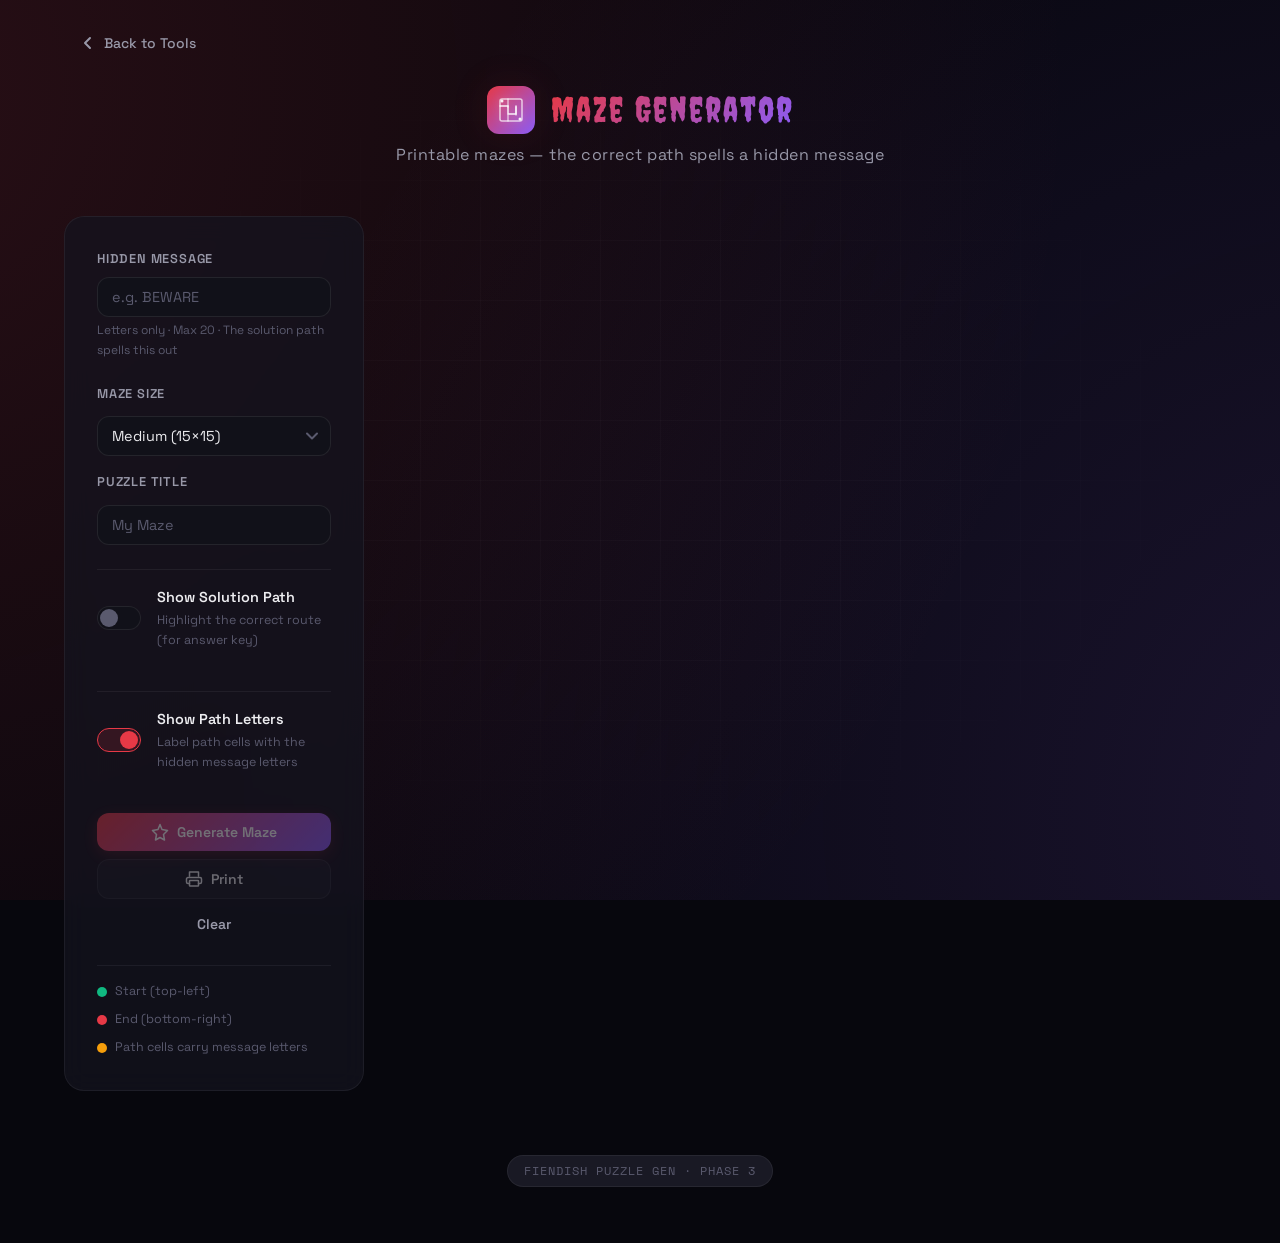
<file: fiendish-puzzle-gen/maze.html>
<!DOCTYPE html>
<html lang="en">
<head>
    <meta charset="UTF-8">
    <meta name="viewport" content="width=device-width, initial-scale=1.0">
    <title>Maze Generator — Fiendish Puzzle Gen</title>
    <link rel="stylesheet" href="css/main.css">
    <link rel="stylesheet" href="css/maze.css">
</head>
<body>
    <div class="bg-pattern"></div>
    <div class="app-container">
        <nav class="no-print">
            <a href="index.html" class="nav-back">
                <svg width="16" height="16" viewBox="0 0 16 16" fill="none">
                    <path d="M10 3L5 8l5 5" stroke="currentColor" stroke-width="2" stroke-linecap="round" stroke-linejoin="round"/>
                </svg>
                Back to Tools
            </a>
        </nav>

        <header class="site-header no-print" style="padding-top:0">
            <div class="logo-group">
                <div class="logo-icon">
                    <svg width="28" height="28" viewBox="0 0 28 28" fill="none">
                        <rect x="3" y="3" width="22" height="22" rx="2" stroke="white" stroke-width="1.5" opacity="0.7" fill="none"/>
                        <path d="M3 10h8v8h8v-8" stroke="white" stroke-width="1.5" stroke-linecap="round" fill="none" opacity="0.9"/>
                        <path d="M11 3v8M19 11v8M11 19v6" stroke="white" stroke-width="1.5" stroke-linecap="round" opacity="0.6"/>
                        <circle cx="5" cy="5" r="1.5" fill="white" opacity="0.9"/>
                        <circle cx="23" cy="23" r="1.5" fill="white" opacity="0.9"/>
                    </svg>
                </div>
                <h1 class="site-title" style="font-size:clamp(1.5rem,4vw,2.2rem)">Maze Generator</h1>
            </div>
            <p class="site-subtitle">Printable mazes — the correct path spells a hidden message</p>
        </header>

        <main class="mz-layout">
            <section class="controls-panel no-print fade-in">

                <div class="input-area">
                    <label class="form-label" for="hidden-message">Hidden Message</label>
                    <input type="text" id="hidden-message" class="form-input" placeholder="e.g. BEWARE" autocomplete="off" maxlength="20">
                    <p class="input-hint">Letters only · Max 20 · The solution path spells this out</p>
                </div>

                <div class="options-row">
                    <div class="option-group">
                        <label for="maze-size" class="form-label">Maze Size</label>
                        <select id="maze-size" class="form-select">
                            <option value="10">Small (10×10)</option>
                            <option value="15" selected>Medium (15×15)</option>
                            <option value="20">Large (20×20)</option>
                            <option value="25">Huge (25×25)</option>
                        </select>
                    </div>
                    <div class="option-group">
                        <label for="puzzle-title" class="form-label">Puzzle Title</label>
                        <input type="text" id="puzzle-title" class="form-input" placeholder="My Maze" maxlength="50">
                    </div>
                </div>

                <div class="toggle-row">
                    <label class="toggle-switch" for="show-path">
                        <input type="checkbox" id="show-path">
                        <span class="toggle-track"><span class="toggle-thumb"></span></span>
                        <span class="toggle-label">
                            <span class="toggle-title">Show Solution Path</span>
                            <span class="toggle-desc">Highlight the correct route (for answer key)</span>
                        </span>
                    </label>
                </div>

                <div class="toggle-row">
                    <label class="toggle-switch" for="show-letters">
                        <input type="checkbox" id="show-letters" checked>
                        <span class="toggle-track"><span class="toggle-thumb"></span></span>
                        <span class="toggle-label">
                            <span class="toggle-title">Show Path Letters</span>
                            <span class="toggle-desc">Label path cells with the hidden message letters</span>
                        </span>
                    </label>
                </div>

                <div class="action-buttons">
                    <button id="generate-btn" class="btn btn-primary" disabled>
                        <svg width="18" height="18" viewBox="0 0 18 18" fill="none">
                            <path d="M9 1.5L11 6.5L16.5 7.5L12.5 11.5L13.5 17L9 14.5L4.5 17L5.5 11.5L1.5 7.5L7 6.5Z" stroke="currentColor" stroke-width="1.5" stroke-linejoin="round"/>
                        </svg>
                        Generate Maze
                    </button>
                    <button id="print-btn" class="btn btn-secondary" disabled>
                        <svg width="18" height="18" viewBox="0 0 18 18" fill="none">
                            <path d="M4.5 6V2h9v4M4.5 13.5H3a1.5 1.5 0 01-1.5-1.5V9A1.5 1.5 0 013 7.5h12A1.5 1.5 0 0116.5 9v3a1.5 1.5 0 01-1.5 1.5h-1.5" stroke="currentColor" stroke-width="1.5" stroke-linecap="round" stroke-linejoin="round"/>
                            <rect x="4.5" y="10.5" width="9" height="5.5" rx="0.5" stroke="currentColor" stroke-width="1.5"/>
                        </svg>
                        Print
                    </button>
                    <button id="clear-btn" class="btn btn-ghost">Clear</button>
                </div>

                <div class="mz-legend no-print">
                    <div class="legend-row"><span class="legend-dot legend-dot--start"></span> Start (top-left)</div>
                    <div class="legend-row"><span class="legend-dot legend-dot--end"></span> End (bottom-right)</div>
                    <div class="legend-row"><span class="legend-dot legend-dot--path"></span> Path cells carry message letters</div>
                </div>
            </section>

            <section class="puzzle-output" id="puzzle-output" style="display:none">
                <div class="print-header print-only">
                    <h2 id="print-title" class="print-title">Maze</h2>
                </div>

                <div class="mz-instructions no-print">
                    <p>Find the path from <strong>Start</strong> to <strong>End</strong>. Read the letters along the correct route to reveal the hidden message.</p>
                </div>

                <div class="mz-wrap">
                    <canvas id="maze-canvas" class="maze-canvas"></canvas>
                </div>

                <div id="answer-section" class="answer-section" style="display:none">
                    <div class="print-header print-only">
                        <h2 class="print-title">Answer Key</h2>
                    </div>
                    <div class="grid-section-label">
                        <span class="label-dot label-dot--answer"></span>
                        Solution
                    </div>
                    <canvas id="answer-canvas" class="maze-canvas"></canvas>
                    <p class="mz-message" id="mz-message"></p>
                </div>
            </section>
        </main>

        <footer class="site-footer no-print">
            <span class="phase-label">Fiendish Puzzle Gen · Phase 3</span>
        </footer>
    </div>
    <script src="js/maze.js"></script>
</body>
</html>
</file>
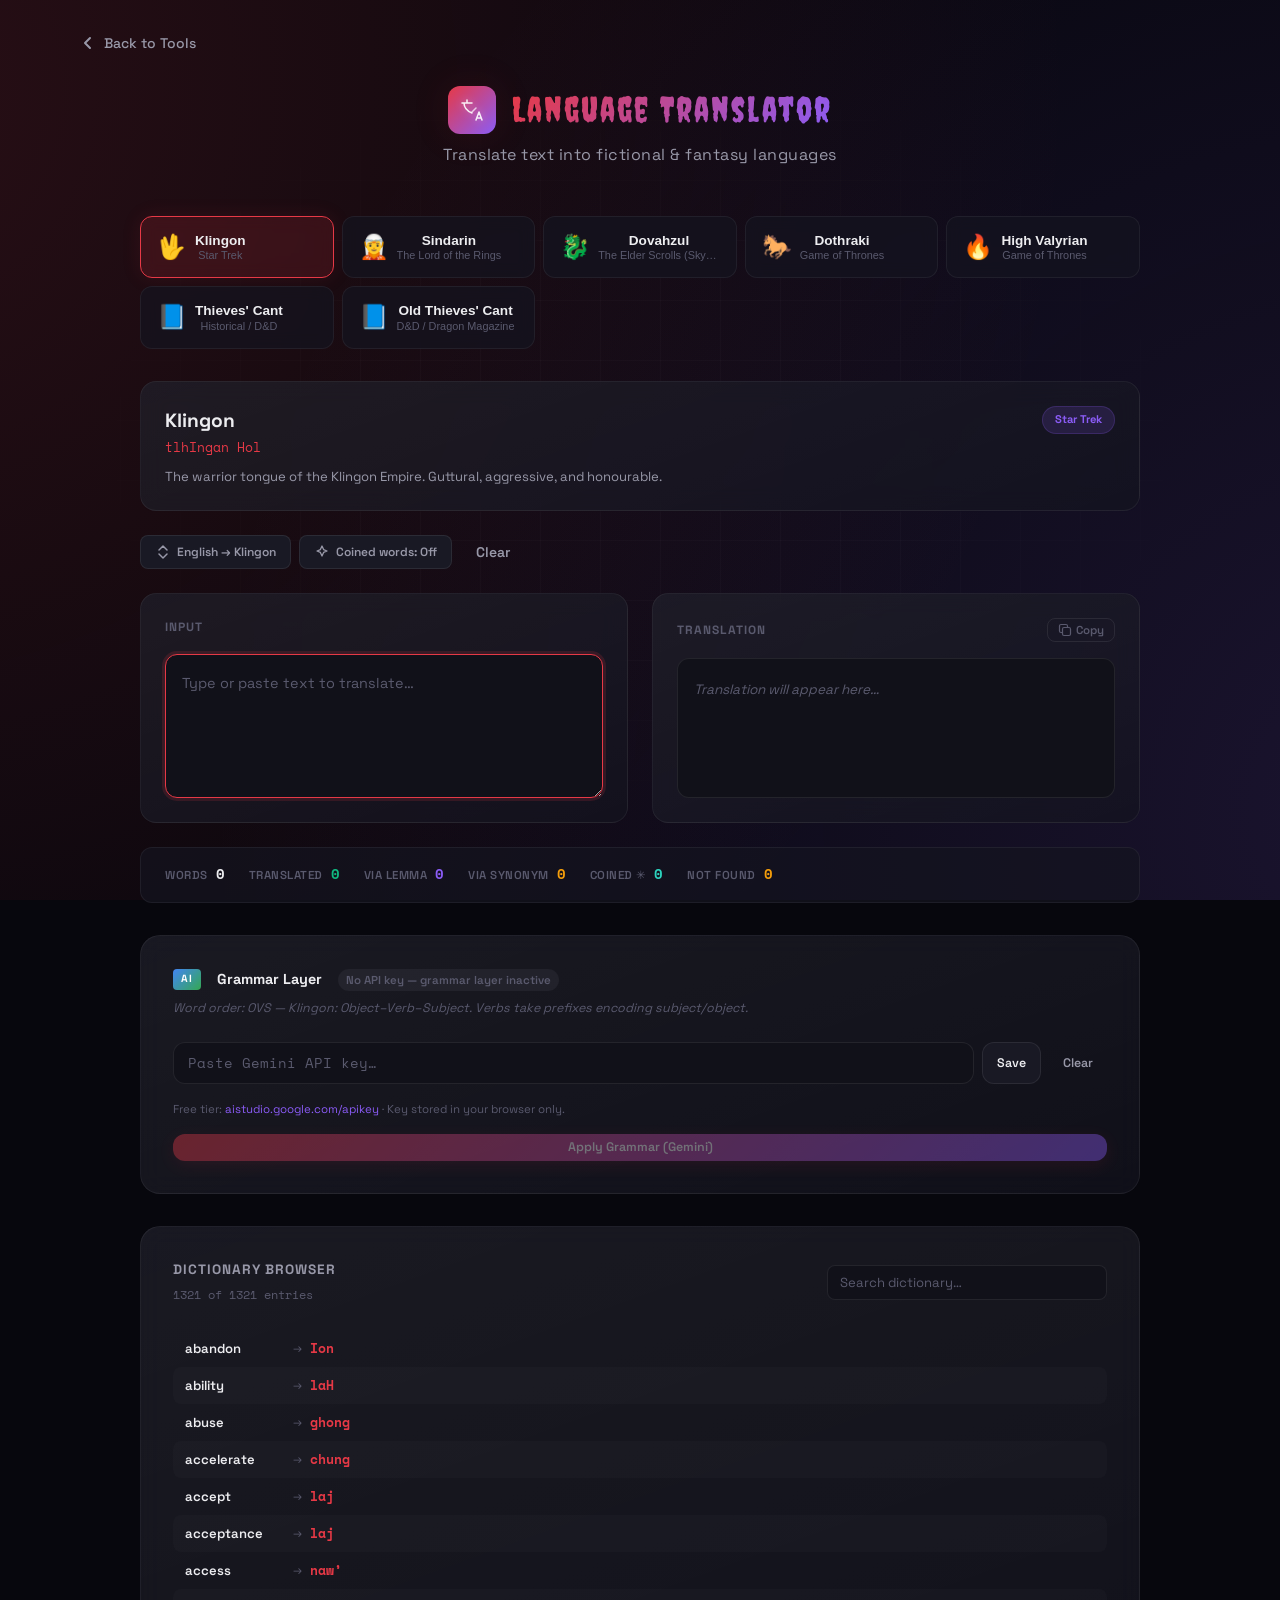
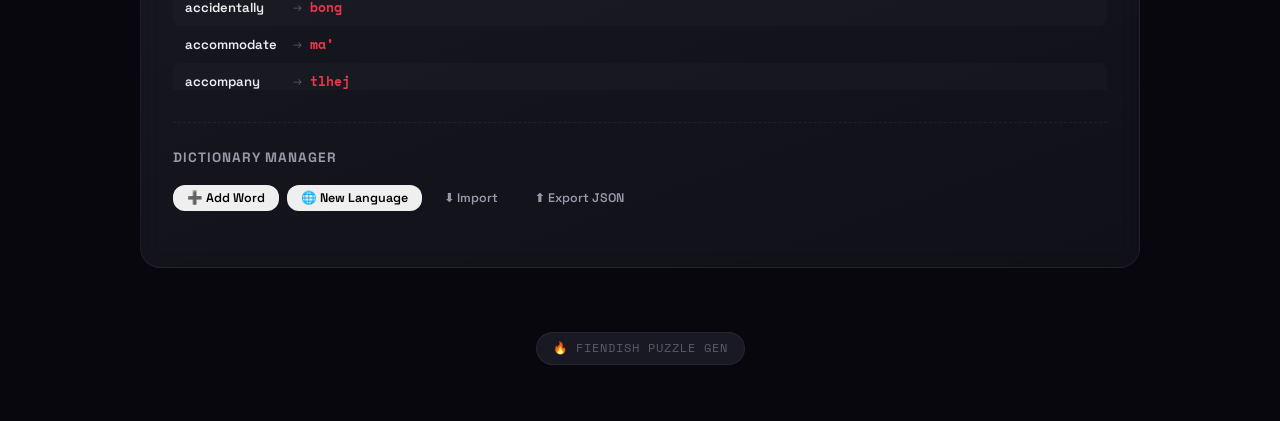
<file: fiendish-puzzle-gen/translator.html>
<!DOCTYPE html>
<html lang="en">
<head>
    <meta charset="UTF-8">
    <meta name="viewport" content="width=device-width, initial-scale=1.0">
    <title>Language Translator — Fiendish Puzzle Gen</title>
    <meta name="description" content="Translate text into fictional languages: Klingon, Sindarin Elvish, Dovahzul, Dothraki, and High Valyrian. Perfect for puzzle clues.">
    <link rel="stylesheet" href="css/main.css">
    <link rel="stylesheet" href="css/translator.css">
</head>
<body>
    <div class="bg-pattern"></div>

    <div class="app-container">
        <!-- Back Nav -->
        <nav class="no-print">
            <a href="index.html" class="nav-back" id="nav-back">
                <svg width="16" height="16" viewBox="0 0 16 16" fill="none">
                    <path d="M10 3L5 8l5 5" stroke="currentColor" stroke-width="2" stroke-linecap="round" stroke-linejoin="round"/>
                </svg>
                Back to Tools
            </a>
        </nav>

        <!-- Header -->
        <header class="site-header no-print" style="padding-top: 0;">
            <div class="logo-group">
                <div class="logo-icon">
                    <svg width="28" height="28" viewBox="0 0 28 28" fill="none">
                        <path d="M4 7h10M9 4v3M6 7c0 4 3 8 8 10" stroke="white" stroke-width="1.5" stroke-linecap="round" stroke-linejoin="round" opacity="0.9"/>
                        <path d="M18 24l3-8 3 8M18.8 22h4.4" stroke="white" stroke-width="1.5" stroke-linecap="round" stroke-linejoin="round" opacity="0.9"/>
                        <path d="M14 16l4-4" stroke="white" stroke-width="1.5" stroke-linecap="round" opacity="0.7"/>
                    </svg>
                </div>
                <h1 class="site-title" style="font-size: clamp(1.4rem, 4vw, 2.2rem);">Language Translator</h1>
            </div>
            <p class="site-subtitle">Translate text into fictional &amp; fantasy languages</p>
        </header>

        <!-- Main Content -->
        <main class="translator-layout">
            <!-- Language Selector -->
            <section class="no-print">
                <div class="lang-selector" id="lang-selector">
                    <button class="lang-card active" data-lang="klingon">
                        <span class="lang-card__icon">🖖</span>
                        <div class="lang-card__body">
                            <div class="lang-card__name">Klingon</div>
                            <div class="lang-card__universe">Star Trek</div>
                        </div>
                    </button>
                    <button class="lang-card" data-lang="sindarin">
                        <span class="lang-card__icon">🧝</span>
                        <div class="lang-card__body">
                            <div class="lang-card__name">Sindarin</div>
                            <div class="lang-card__universe">Lord of the Rings</div>
                        </div>
                    </button>
                    <button class="lang-card" data-lang="dovahzul">
                        <span class="lang-card__icon">🐉</span>
                        <div class="lang-card__body">
                            <div class="lang-card__name">Dovahzul</div>
                            <div class="lang-card__universe">Skyrim</div>
                        </div>
                    </button>
                    <button class="lang-card" data-lang="dothraki">
                        <span class="lang-card__icon">🐎</span>
                        <div class="lang-card__body">
                            <div class="lang-card__name">Dothraki</div>
                            <div class="lang-card__universe">Game of Thrones</div>
                        </div>
                    </button>
                    <button class="lang-card" data-lang="valyrian">
                        <span class="lang-card__icon">🔥</span>
                        <div class="lang-card__body">
                            <div class="lang-card__name">High Valyrian</div>
                            <div class="lang-card__universe">Game of Thrones</div>
                        </div>
                    </button>
                </div>
            </section>

            <!-- Language Info -->
            <div class="lang-info no-print">
                <div class="lang-info__main">
                    <h2 class="lang-info__title" id="lang-title">Klingon</h2>
                    <p class="lang-info__native" id="lang-native">tlhIngan Hol</p>
                    <p class="lang-info__desc" id="lang-desc">The warrior tongue of the Klingon Empire.</p>
                </div>
                <span class="lang-info__badge" id="lang-universe">Star Trek</span>
            </div>

            <!-- Direction Toggle + Actions -->
            <div class="trans-actions no-print">
                <button class="trans-dir-btn" id="trans-direction">
                    <svg width="16" height="16" viewBox="0 0 16 16" fill="none">
                        <path d="M4 6l4-4 4 4M4 10l4 4 4-4" stroke="currentColor" stroke-width="1.5" stroke-linecap="round" stroke-linejoin="round"/>
                    </svg>
                    <span id="trans-dir-label">English → Klingon</span>
                </button>
                <button class="trans-dir-btn" id="toggle-noncanon" aria-pressed="false" title="Fill gaps with algorithm-coined words. Coinages are flagged ✳, kept separate from the canon lexicon, and stored only in your browser.">
                    <svg width="16" height="16" viewBox="0 0 16 16" fill="none">
                        <path d="M8 2l1.6 3.6L13 7l-3.4 1.4L8 12l-1.6-3.6L3 7l3.4-1.4L8 2z" stroke="currentColor" stroke-width="1.3" stroke-linejoin="round"/>
                    </svg>
                    <span id="noncanon-label">Coined words: Off</span>
                </button>
                <button class="btn btn-ghost" id="clear-trans-btn">Clear</button>
            </div>

            <!-- Translation Workspace -->
            <div class="trans-workspace">
                <!-- Input Panel -->
                <div class="trans-panel">
                    <div class="trans-panel__header">
                        <span class="trans-panel__label">Input</span>
                    </div>
                    <textarea
                        id="trans-input"
                        class="trans-input-area"
                        placeholder="Type or paste text to translate…"
                        spellcheck="false"
                    ></textarea>
                </div>

                <!-- Output Panel -->
                <div class="trans-panel">
                    <div class="trans-panel__header">
                        <span class="trans-panel__label">Translation</span>
                        <button class="btn-copy-trans" id="copy-trans-btn">
                            <svg width="14" height="14" viewBox="0 0 14 14" fill="none">
                                <rect x="4.5" y="4.5" width="8" height="8" rx="1.5" stroke="currentColor" stroke-width="1.2"/>
                                <path d="M9.5 4.5V3a1.5 1.5 0 00-1.5-1.5H3A1.5 1.5 0 001.5 3v5A1.5 1.5 0 003 9.5h1.5" stroke="currentColor" stroke-width="1.2"/>
                            </svg>
                            <span id="copy-trans-label">Copy</span>
                        </button>
                    </div>
                    <div id="trans-output" class="trans-output-area">
                        <span class="output-placeholder">Translation will appear here…</span>
                    </div>
                </div>
            </div>

            <!-- Stats -->
            <div class="trans-stats no-print">
                <div class="stat-item">
                    <span class="stat-label">Words</span>
                    <span class="stat-value" id="stats-total">0</span>
                </div>
                <div class="stat-item stat-item--translated">
                    <span class="stat-label">Translated</span>
                    <span class="stat-value" id="stats-translated">0</span>
                </div>
                <div class="stat-item stat-item--lemma">
                    <span class="stat-label">Via Lemma</span>
                    <span class="stat-value" id="stats-lemma">0</span>
                </div>
                <div class="stat-item stat-item--synonym">
                    <span class="stat-label">Via Synonym</span>
                    <span class="stat-value" id="stats-synonym">0</span>
                </div>
                <div class="stat-item stat-item--coined">
                    <span class="stat-label">Coined ✳</span>
                    <span class="stat-value" id="stats-coined">0</span>
                </div>
                <div class="stat-item stat-item--missing">
                    <span class="stat-label">Not Found</span>
                    <span class="stat-value" id="stats-missing">0</span>
                </div>
            </div>

            <!-- AI Grammar Layer -->
            <div class="ai-panel no-print">
                <div class="ai-panel__header">
                    <div class="ai-panel__title-row">
                        <span class="ai-badge">AI</span>
                        <h3 class="ai-panel__title">Grammar Layer</h3>
                        <span id="ai-status" class="ai-status ai-status--off">No API key — grammar layer inactive</span>
                    </div>
                    <p id="grammar-note" class="ai-grammar-note"></p>
                </div>
                <div class="ai-panel__body">
                    <div class="ai-key-row">
                        <input type="password" id="ai-key-input" class="form-input ai-key-input" placeholder="Paste Gemini API key…" autocomplete="off">
                        <button id="ai-save-btn" class="btn btn-secondary btn-sm">Save</button>
                        <button id="ai-clear-btn" class="btn btn-ghost btn-sm">Clear</button>
                    </div>
                    <p class="ai-key-hint">Free tier: <a href="https://aistudio.google.com/apikey" target="_blank" rel="noopener">aistudio.google.com/apikey</a> · Key stored in your browser only.</p>
                    <button id="ai-grammar-btn" class="btn btn-primary btn-sm" disabled>
                        Apply Grammar (Gemini)
                    </button>
                    <div id="ai-grammar-area" class="ai-grammar-area" style="display:none">
                        <span class="ai-grammar-label">Grammar-corrected:</span>
                        <div id="ai-grammar-output" class="ai-grammar-output"></div>
                    </div>
                </div>
            </div>

            <!-- Dictionary Browser & Manager -->
            <section class="dict-section no-print">
                <div class="dict-header">
                    <div>
                        <h3 class="dict-title">Dictionary Browser</h3>
                        <span class="dict-count" id="dict-count">0 entries</span>
                    </div>
                    <input
                        type="text"
                        class="dict-search-input"
                        id="dict-search"
                        placeholder="Search dictionary…"
                        autocomplete="off"
                    >
                </div>
                <div class="dict-list" id="dict-list">
                    <!-- Dictionary entries rendered here -->
                </div>

                <!-- Dictionary Manager -->
                <div class="dict-manager">
                    <h4 class="manager-title">Dictionary Manager</h4>
                    <div class="manager-toolbar">
                        <button class="btn btn-sm" id="btn-toggle-word">➕ Add Word</button>
                        <button class="btn btn-sm" id="btn-toggle-lang">🌐 New Language</button>
                        <button class="btn btn-sm btn-ghost" id="btn-toggle-import">⬇️ Import</button>
                        <button class="btn btn-sm btn-ghost" id="btn-export">⬆️ Export JSON</button>
                    </div>

                    <!-- Add Word Panel -->
                    <div class="manager-panel hidden" id="panel-add-word">
                        <div class="manager-inputs">
                            <input type="text" id="input-word-eng" placeholder="English Word (e.g. apple)" class="dict-search-input">
                            <span class="dict-arrow">→</span>
                            <input type="text" id="input-word-trans" placeholder="Translation" class="dict-search-input">
                            <button class="btn btn-sm btn-primary" id="btn-save-word">Save Word</button>
                        </div>
                        <p class="manager-note">Words are saved to your browser's local storage.</p>
                    </div>

                    <!-- Add Language Panel -->
                    <div class="manager-panel hidden" id="panel-add-lang">
                        <div class="manager-inputs">
                            <input type="text" id="input-lang-id" placeholder="ID (e.g. elvish)" class="dict-search-input">
                            <input type="text" id="input-lang-name" placeholder="Display Name (e.g. Quenya)" class="dict-search-input">
                            <button class="btn btn-sm btn-primary" id="btn-save-lang">Create Language</button>
                        </div>
                    </div>

                    <!-- Import Panel -->
                    <div class="manager-panel hidden" id="panel-import">
                        <textarea id="input-import-data" class="trans-input-area" placeholder="Paste JSON data, or CSV format: english,translation" style="min-height: 100px; margin-bottom: 8px;"></textarea>
                        <button class="btn btn-sm btn-primary" id="btn-save-import">Import to Current Language</button>
                        <p class="manager-note">Bulk add massive word lists from the community. Supports 'english,translation' CSV lines.</p>
                    </div>
                </div>
            </section>
        </main>

        <!-- Footer -->
        <footer class="site-footer no-print">
            <span class="phase-label">🔥 Fiendish Puzzle Gen</span>
        </footer>
    </div>

    <script src="js/dictionaries.js"></script>
    <script src="js/lemmatizer.js"></script>
    <script src="js/synonyms.js"></script>
    <script src="js/coiner.js"></script>
    <script src="js/coinlib.js"></script>
    <script src="js/translator.js"></script>
</body>
</html>
</file>
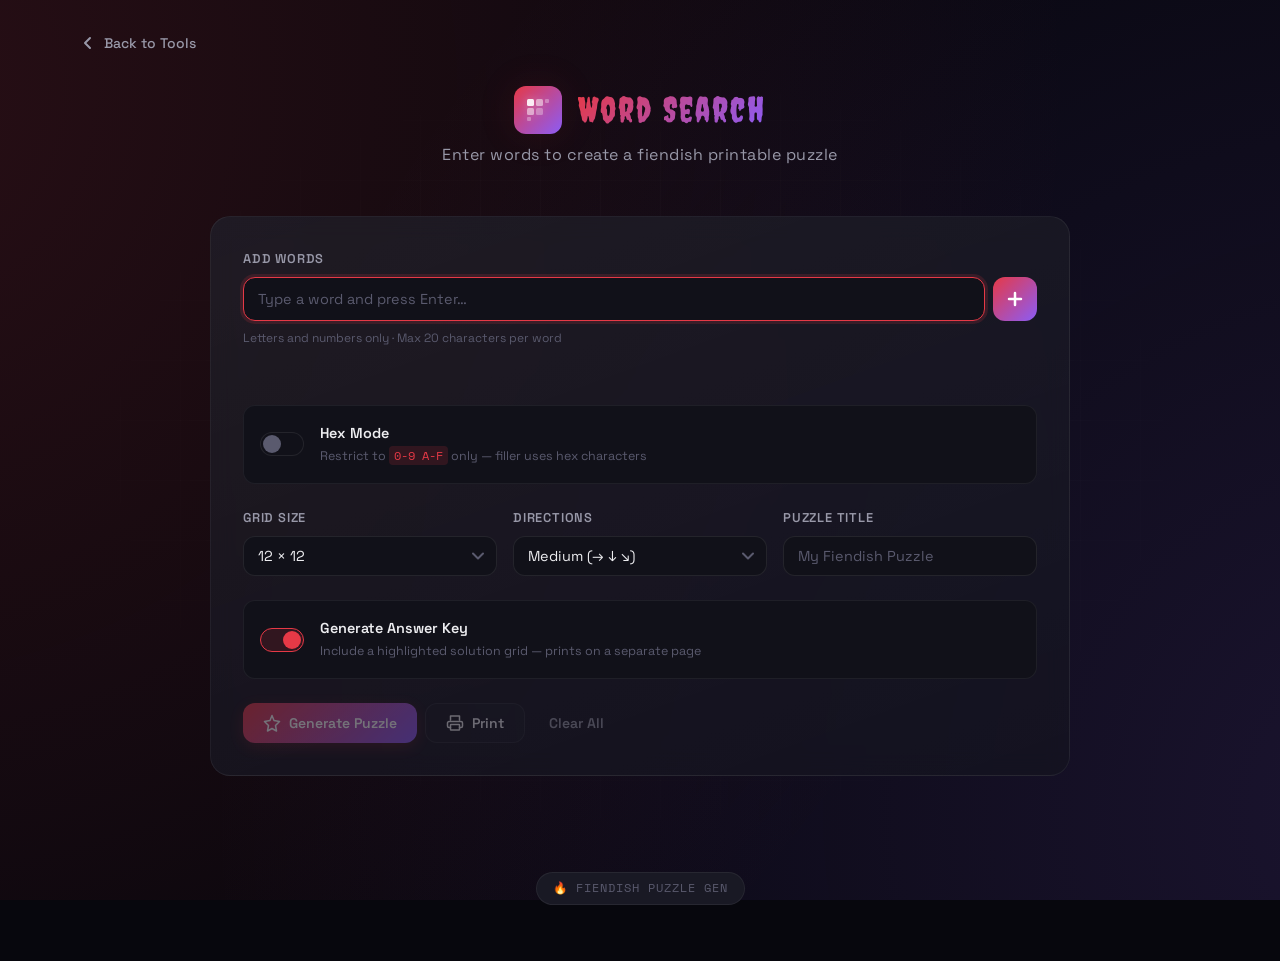
<file: fiendish-puzzle-gen/wordsearch.html>
<!DOCTYPE html>
<html lang="en">
<head>
    <meta charset="UTF-8">
    <meta name="viewport" content="width=device-width, initial-scale=1.0">
    <title>Word Search — Fiendish Puzzle Gen</title>
    <meta name="description" content="Generate devious printable word search puzzles with custom word lists, hex mode, and answer key generation.">
    <link rel="stylesheet" href="css/main.css">
    <link rel="stylesheet" href="css/wordsearch.css">
</head>
<body>
    <div class="bg-pattern"></div>

    <div class="app-container">
        <!-- Back Nav -->
        <nav class="no-print">
            <a href="index.html" class="nav-back" id="nav-back">
                <svg width="16" height="16" viewBox="0 0 16 16" fill="none">
                    <path d="M10 3L5 8l5 5" stroke="currentColor" stroke-width="2" stroke-linecap="round" stroke-linejoin="round"/>
                </svg>
                Back to Tools
            </a>
        </nav>

        <!-- Header -->
        <header class="site-header no-print" style="padding-top: 0;">
            <div class="logo-group">
                <div class="logo-icon">
                    <svg width="28" height="28" viewBox="0 0 28 28" fill="none">
                        <rect x="3" y="3" width="7" height="7" rx="1.5" fill="white" opacity="0.9"/>
                        <rect x="12" y="3" width="7" height="7" rx="1.5" fill="white" opacity="0.5"/>
                        <rect x="3" y="12" width="7" height="7" rx="1.5" fill="white" opacity="0.5"/>
                        <rect x="12" y="12" width="7" height="7" rx="1.5" fill="white" opacity="0.3"/>
                        <rect x="21" y="3" width="4" height="4" rx="1" fill="white" opacity="0.3"/>
                        <rect x="3" y="21" width="4" height="4" rx="1" fill="white" opacity="0.3"/>
                    </svg>
                </div>
                <h1 class="site-title" style="font-size: clamp(1.5rem, 4vw, 2.2rem);">Word Search</h1>
            </div>
            <p class="site-subtitle">Enter words to create a fiendish printable puzzle</p>
        </header>

        <!-- Main Content -->
        <main class="ws-layout">
            <!-- Controls Panel -->
            <section class="controls-panel no-print fade-in" id="controls-panel">
                <!-- Input Area -->
                <div class="input-area">
                    <label for="word-input" class="form-label">Add Words</label>
                    <div class="input-row">
                        <input
                            type="text"
                            id="word-input"
                            class="form-input"
                            placeholder="Type a word and press Enter…"
                            autocomplete="off"
                            maxlength="20"
                        >
                        <button id="add-word-btn" class="btn-add" title="Add word">
                            <svg width="20" height="20" viewBox="0 0 20 20" fill="none">
                                <path d="M10 4v12M4 10h12" stroke="currentColor" stroke-width="2.5" stroke-linecap="round"/>
                            </svg>
                        </button>
                    </div>
                    <p class="input-hint">Letters and numbers only · Max 20 characters per word</p>
                </div>

                <!-- Word Tags -->
                <div class="word-tags" id="word-tags">
                    <!-- Tags inserted here -->
                </div>

                <!-- Hex Mode Toggle -->
                <div class="toggle-row" id="hex-toggle-row">
                    <label class="toggle-switch" for="hex-mode">
                        <input type="checkbox" id="hex-mode">
                        <span class="toggle-track">
                            <span class="toggle-thumb"></span>
                        </span>
                        <span class="toggle-label">
                            <span class="toggle-title">Hex Mode</span>
                            <span class="toggle-desc">Restrict to <code>0-9 A-F</code> only — filler uses hex characters</span>
                        </span>
                    </label>
                </div>

                <!-- Options Row -->
                <div class="options-row">
                    <div class="option-group">
                        <label for="grid-size" class="form-label">Grid Size</label>
                        <select id="grid-size" class="form-select">
                            <option value="10">10 × 10</option>
                            <option value="12" selected>12 × 12</option>
                            <option value="14">14 × 14</option>
                            <option value="16">16 × 16</option>
                            <option value="18">18 × 18</option>
                            <option value="20">20 × 20</option>
                        </select>
                    </div>
                    <div class="option-group">
                        <label for="direction-mode" class="form-label">Directions</label>
                        <select id="direction-mode" class="form-select">
                            <option value="easy">Easy (→ ↓)</option>
                            <option value="medium" selected>Medium (→ ↓ ↘)</option>
                            <option value="hard">Hard (all 8)</option>
                        </select>
                    </div>
                    <div class="option-group">
                        <label for="puzzle-title" class="form-label">Puzzle Title</label>
                        <input type="text" id="puzzle-title" class="form-input" placeholder="My Fiendish Puzzle" maxlength="50">
                    </div>
                </div>

                <!-- Answer Key Toggle -->
                <div class="toggle-row" id="answer-toggle-row">
                    <label class="toggle-switch" for="show-answer-key">
                        <input type="checkbox" id="show-answer-key" checked>
                        <span class="toggle-track">
                            <span class="toggle-thumb"></span>
                        </span>
                        <span class="toggle-label">
                            <span class="toggle-title">Generate Answer Key</span>
                            <span class="toggle-desc">Include a highlighted solution grid — prints on a separate page</span>
                        </span>
                    </label>
                </div>

                <!-- Action Buttons -->
                <div class="action-buttons">
                    <button id="generate-btn" class="btn btn-primary" disabled>
                        <svg width="18" height="18" viewBox="0 0 18 18" fill="none">
                            <path d="M9 1.5L11 6.5L16.5 7.5L12.5 11.5L13.5 17L9 14.5L4.5 17L5.5 11.5L1.5 7.5L7 6.5Z" stroke="currentColor" stroke-width="1.5" stroke-linejoin="round"/>
                        </svg>
                        Generate Puzzle
                    </button>
                    <button id="print-btn" class="btn btn-secondary" disabled>
                        <svg width="18" height="18" viewBox="0 0 18 18" fill="none">
                            <path d="M4.5 6V2h9v4M4.5 13.5H3a1.5 1.5 0 01-1.5-1.5V9A1.5 1.5 0 013 7.5h12A1.5 1.5 0 0116.5 9v3a1.5 1.5 0 01-1.5 1.5h-1.5" stroke="currentColor" stroke-width="1.5" stroke-linecap="round" stroke-linejoin="round"/>
                            <rect x="4.5" y="10.5" width="9" height="5.5" rx="0.5" stroke="currentColor" stroke-width="1.5"/>
                        </svg>
                        Print
                    </button>
                    <button id="clear-btn" class="btn btn-ghost">Clear All</button>
                </div>
            </section>

            <!-- Puzzle Output -->
            <section class="puzzle-output" id="puzzle-output" style="display:none;">
                <!-- Print Header (puzzle page) -->
                <div class="print-header print-only">
                    <h2 id="print-title" class="print-title">Word Search</h2>
                </div>

                <!-- Puzzle Grid -->
                <div class="grid-container">
                    <div class="grid-section-label no-print">
                        <span class="label-dot label-dot--puzzle"></span>
                        Puzzle Grid
                    </div>
                    <table class="puzzle-grid" id="puzzle-grid">
                        <!-- Generated grid -->
                    </table>
                </div>

                <!-- Word Bank -->
                <div class="word-bank">
                    <h3 class="word-bank-title">Find these words:</h3>
                    <ul class="word-bank-list" id="word-bank-list">
                        <!-- Word list here -->
                    </ul>
                </div>

                <!-- Answer Key Section -->
                <div class="answer-key-section" id="answer-key-section" style="display:none;">
                    <div class="print-header print-only">
                        <h2 class="print-title">Answer Key</h2>
                    </div>
                    <div class="grid-container">
                        <div class="grid-section-label">
                            <span class="label-dot label-dot--answer"></span>
                            Answer Key
                        </div>
                        <table class="puzzle-grid" id="answer-grid">
                            <!-- Answer key grid -->
                        </table>
                    </div>
                </div>
            </section>
        </main>

        <!-- Footer -->
        <footer class="site-footer no-print">
            <span class="phase-label">🔥 Fiendish Puzzle Gen</span>
        </footer>
    </div>

    <script src="js/wordsearch.js"></script>
</body>
</html>
</file>
<file: fiendish-puzzle-gen/css/main.css>
/* =============================================
   Fiendish Puzzle Gen — Shared Design System
   ============================================= */

/* ---- Google Fonts Import ---- */
@import url('https://fonts.googleapis.com/css2?family=Space+Grotesk:wght@400;500;600;700&family=Space+Mono:wght@400;700&family=Creepster&display=swap');

/* ---- Design Tokens ---- */
:root {
    /* Backgrounds */
    --bg-deep: #07070d;
    --bg-base: #0b0b14;
    --bg-surface: #111119;
    --bg-elevated: #191924;
    --bg-card: rgba(20, 20, 32, 0.7);
    --bg-card-hover: rgba(28, 28, 44, 0.85);

    /* Accent Palette */
    --accent-primary: #e63946;
    --accent-primary-dim: rgba(230, 57, 70, 0.15);
    --accent-primary-glow: rgba(230, 57, 70, 0.3);
    --accent-secondary: #8b5cf6;
    --accent-secondary-dim: rgba(139, 92, 246, 0.15);
    --accent-tertiary: #f59e0b;
    --accent-success: #10b981;
    --accent-success-dim: rgba(16, 185, 129, 0.15);
    --accent-coined: #2dd4bf;
    --accent-coined-dim: rgba(45, 212, 191, 0.15);

    /* Gradients */
    --gradient-fiendish: linear-gradient(135deg, #e63946, #8b5cf6);
    --gradient-fire: linear-gradient(135deg, #e63946, #f59e0b);
    --gradient-card: linear-gradient(160deg, rgba(255,255,255,0.04) 0%, rgba(255,255,255,0) 100%);

    /* Text */
    --text-primary: #ededf0;
    --text-secondary: #9898a8;
    --text-muted: #5a5a6e;
    --text-accent: #e63946;

    /* Borders */
    --border-subtle: rgba(255, 255, 255, 0.06);
    --border-default: rgba(255, 255, 255, 0.08);
    --border-hover: rgba(255, 255, 255, 0.14);
    --border-accent: rgba(230, 57, 70, 0.3);

    /* Radius */
    --radius-sm: 8px;
    --radius-md: 12px;
    --radius-lg: 16px;
    --radius-xl: 20px;
    --radius-2xl: 24px;

    /* Shadows */
    --shadow-sm: 0 2px 8px rgba(0, 0, 0, 0.3);
    --shadow-md: 0 8px 24px rgba(0, 0, 0, 0.4);
    --shadow-lg: 0 16px 48px rgba(0, 0, 0, 0.5);
    --shadow-glow: 0 0 40px rgba(230, 57, 70, 0.1);

    /* Typography */
    --font-sans: 'Space Grotesk', system-ui, -apple-system, sans-serif;
    --font-mono: 'Space Mono', 'Fira Code', monospace;
    --font-display: 'Creepster', cursive;

    /* Spacing */
    --space-xs: 4px;
    --space-sm: 8px;
    --space-md: 16px;
    --space-lg: 24px;
    --space-xl: 32px;
    --space-2xl: 48px;
    --space-3xl: 64px;

    /* Transitions */
    --ease-out: cubic-bezier(0.22, 1, 0.36, 1);
    --ease-spring: cubic-bezier(0.34, 1.56, 0.64, 1);
    --duration-fast: 150ms;
    --duration-normal: 250ms;
    --duration-slow: 400ms;
}

/* ---- Reset & Base ---- */
*, *::before, *::after {
    box-sizing: border-box;
    margin: 0;
    padding: 0;
}

html {
    font-size: 16px;
    -webkit-font-smoothing: antialiased;
    -moz-osx-font-smoothing: grayscale;
    scroll-behavior: smooth;
}

body {
    font-family: var(--font-sans);
    background: var(--bg-deep);
    color: var(--text-primary);
    line-height: 1.6;
    min-height: 100vh;
    overflow-x: hidden;
}

/* ---- Animated Background ---- */
.bg-pattern {
    position: fixed;
    inset: 0;
    z-index: 0;
    pointer-events: none;
    overflow: hidden;
}

.bg-pattern::before {
    content: '';
    position: absolute;
    inset: -50%;
    background-image:
        radial-gradient(circle at 20% 30%, var(--accent-primary-dim) 0%, transparent 50%),
        radial-gradient(circle at 80% 70%, var(--accent-secondary-dim) 0%, transparent 50%);
    animation: bgShift 20s ease-in-out infinite alternate;
}

.bg-pattern::after {
    content: '';
    position: absolute;
    inset: 0;
    background-image: 
        linear-gradient(rgba(255,255,255,0.02) 1px, transparent 1px),
        linear-gradient(90deg, rgba(255,255,255,0.02) 1px, transparent 1px);
    background-size: 60px 60px;
    mask-image: radial-gradient(ellipse at center, black 30%, transparent 70%);
    -webkit-mask-image: radial-gradient(ellipse at center, black 30%, transparent 70%);
}

@keyframes bgShift {
    0% { transform: translate(0, 0) scale(1); }
    100% { transform: translate(-5%, 5%) scale(1.1); }
}

/* ---- Layout ---- */
.app-container {
    position: relative;
    z-index: 1;
    max-width: 1200px;
    margin: 0 auto;
    padding: var(--space-lg);
    min-height: 100vh;
}

/* ---- Shared Header ---- */
.site-header {
    padding: var(--space-xl) 0 var(--space-2xl);
    text-align: center;
}

.logo-group {
    display: flex;
    align-items: center;
    justify-content: center;
    gap: var(--space-md);
    margin-bottom: var(--space-sm);
}

.logo-icon {
    width: 48px;
    height: 48px;
    display: flex;
    align-items: center;
    justify-content: center;
    background: var(--gradient-fiendish);
    border-radius: var(--radius-md);
    box-shadow: var(--shadow-glow);
    animation: logoPulse 3s ease-in-out infinite;
    flex-shrink: 0;
}

.logo-icon svg {
    filter: drop-shadow(0 0 4px rgba(255,255,255,0.3));
}

@keyframes logoPulse {
    0%, 100% { box-shadow: 0 0 20px rgba(230, 57, 70, 0.2); }
    50% { box-shadow: 0 0 40px rgba(230, 57, 70, 0.4), 0 0 60px rgba(139, 92, 246, 0.2); }
}

.site-title {
    font-family: var(--font-display);
    font-size: clamp(2rem, 6vw, 3.5rem);
    font-weight: 400;
    letter-spacing: 2px;
    background: var(--gradient-fiendish);
    -webkit-background-clip: text;
    -webkit-text-fill-color: transparent;
    background-clip: text;
    line-height: 1.2;
}

.site-subtitle {
    color: var(--text-secondary);
    font-size: 1rem;
    font-weight: 400;
    margin-top: var(--space-xs);
    letter-spacing: 0.5px;
}

/* ---- Navigation / Back Link ---- */
.nav-back {
    display: inline-flex;
    align-items: center;
    gap: var(--space-sm);
    padding: var(--space-sm) var(--space-md);
    color: var(--text-secondary);
    text-decoration: none;
    font-size: 0.875rem;
    font-weight: 500;
    border-radius: var(--radius-sm);
    transition: all var(--duration-normal) var(--ease-out);
    margin-bottom: var(--space-lg);
}

.nav-back:hover {
    color: var(--text-primary);
    background: rgba(255, 255, 255, 0.05);
}

.nav-back svg {
    transition: transform var(--duration-normal) var(--ease-out);
}

.nav-back:hover svg {
    transform: translateX(-3px);
}

/* ---- Card System ---- */
.card {
    background: var(--bg-card);
    border: 1px solid var(--border-subtle);
    border-radius: var(--radius-xl);
    padding: var(--space-xl);
    backdrop-filter: blur(12px);
    -webkit-backdrop-filter: blur(12px);
    background-image: var(--gradient-card);
    transition: all var(--duration-normal) var(--ease-out);
}

.card:hover {
    background: var(--bg-card-hover);
    border-color: var(--border-hover);
    box-shadow: var(--shadow-md);
}

/* ---- Button System ---- */
.btn {
    display: inline-flex;
    align-items: center;
    justify-content: center;
    gap: var(--space-sm);
    padding: 10px 20px;
    font-family: var(--font-sans);
    font-size: 0.875rem;
    font-weight: 600;
    line-height: 1;
    border: none;
    border-radius: var(--radius-md);
    cursor: pointer;
    transition: all var(--duration-normal) var(--ease-out);
    text-decoration: none;
    white-space: nowrap;
    user-select: none;
}

.btn:disabled {
    opacity: 0.4;
    cursor: not-allowed;
}

.btn-primary {
    background: var(--gradient-fiendish);
    color: #fff;
    box-shadow: 0 4px 16px rgba(230, 57, 70, 0.25);
}

.btn-primary:hover:not(:disabled) {
    box-shadow: 0 6px 24px rgba(230, 57, 70, 0.4);
    transform: translateY(-1px);
}

.btn-primary:active:not(:disabled) {
    transform: translateY(0);
}

.btn-secondary {
    background: var(--bg-elevated);
    color: var(--text-primary);
    border: 1px solid var(--border-default);
}

.btn-secondary:hover:not(:disabled) {
    border-color: var(--border-hover);
    background: var(--bg-card-hover);
}

.btn-ghost {
    background: transparent;
    color: var(--text-secondary);
    padding: 10px 16px;
}

.btn-ghost:hover:not(:disabled) {
    color: var(--text-primary);
    background: rgba(255, 255, 255, 0.05);
}

/* ---- Form Elements ---- */
.form-input,
.form-select {
    width: 100%;
    padding: 10px 14px;
    font-family: var(--font-sans);
    font-size: 0.9rem;
    color: var(--text-primary);
    background: var(--bg-surface);
    border: 1px solid var(--border-default);
    border-radius: var(--radius-md);
    outline: none;
    transition: all var(--duration-normal) var(--ease-out);
}

.form-input:focus,
.form-select:focus {
    border-color: var(--accent-primary);
    box-shadow: 0 0 0 3px var(--accent-primary-dim);
}

.form-input::placeholder {
    color: var(--text-muted);
}

.form-select {
    appearance: none;
    background-image: url("data:image/svg+xml,%3Csvg width='12' height='8' viewBox='0 0 12 8' fill='none' xmlns='http://www.w3.org/2000/svg'%3E%3Cpath d='M1 1.5L6 6.5L11 1.5' stroke='%235a5a6e' stroke-width='2' stroke-linecap='round' stroke-linejoin='round'/%3E%3C/svg%3E");
    background-repeat: no-repeat;
    background-position: right 12px center;
    padding-right: 36px;
    cursor: pointer;
}

.form-label {
    display: block;
    font-size: 0.8rem;
    font-weight: 600;
    color: var(--text-secondary);
    text-transform: uppercase;
    letter-spacing: 0.8px;
    margin-bottom: var(--space-sm);
}

/* ---- Toggle Switch ---- */
.toggle-switch {
    display: flex;
    align-items: center;
    gap: var(--space-md);
    cursor: pointer;
    user-select: none;
}

.toggle-switch input {
    display: none;
}

.toggle-track {
    position: relative;
    width: 44px;
    height: 24px;
    background: var(--bg-surface);
    border: 1px solid var(--border-default);
    border-radius: 12px;
    transition: all var(--duration-normal) var(--ease-out);
    flex-shrink: 0;
}

.toggle-thumb {
    position: absolute;
    top: 2px;
    left: 2px;
    width: 18px;
    height: 18px;
    background: var(--text-muted);
    border-radius: 50%;
    transition: all var(--duration-normal) var(--ease-spring);
}

.toggle-switch input:checked + .toggle-track {
    background: var(--accent-primary-dim);
    border-color: var(--accent-primary);
}

.toggle-switch input:checked + .toggle-track .toggle-thumb {
    left: 22px;
    background: var(--accent-primary);
}

.toggle-label {
    display: flex;
    flex-direction: column;
    gap: 2px;
}

.toggle-title {
    font-size: 0.9rem;
    font-weight: 600;
    color: var(--text-primary);
}

.toggle-desc {
    font-size: 0.78rem;
    color: var(--text-muted);
}

.toggle-desc code {
    font-family: var(--font-mono);
    font-size: 0.72rem;
    color: var(--accent-primary);
    background: var(--accent-primary-dim);
    padding: 1px 5px;
    border-radius: 4px;
}

/* ---- Status Badges ---- */
.badge {
    display: inline-flex;
    align-items: center;
    gap: 4px;
    padding: 3px 10px;
    font-size: 0.7rem;
    font-weight: 700;
    text-transform: uppercase;
    letter-spacing: 0.8px;
    border-radius: 20px;
}

.badge-ready {
    background: var(--accent-success-dim);
    color: var(--accent-success);
    border: 1px solid rgba(16, 185, 129, 0.2);
}

.badge-coming {
    background: rgba(245, 158, 11, 0.1);
    color: var(--accent-tertiary);
    border: 1px solid rgba(245, 158, 11, 0.2);
}

.badge-dot {
    width: 6px;
    height: 6px;
    border-radius: 50%;
    background: currentColor;
}

.badge-ready .badge-dot {
    animation: dotPulse 2s ease-in-out infinite;
}

@keyframes dotPulse {
    0%, 100% { opacity: 1; }
    50% { opacity: 0.4; }
}

/* ---- Shared Footer ---- */
.site-footer {
    text-align: center;
    padding: var(--space-3xl) 0 var(--space-xl);
    color: var(--text-muted);
    font-size: 0.8rem;
}

.site-footer .phase-label {
    display: inline-flex;
    align-items: center;
    gap: var(--space-sm);
    padding: 6px 16px;
    background: var(--bg-elevated);
    border: 1px solid var(--border-subtle);
    border-radius: 20px;
    font-family: var(--font-mono);
    font-size: 0.72rem;
    letter-spacing: 1px;
    text-transform: uppercase;
}

/* ---- Utility: Shake Animation ---- */
.shake {
    animation: shake 0.4s var(--ease-out);
}

@keyframes shake {
    0%, 100% { transform: translateX(0); }
    20% { transform: translateX(-6px); }
    40% { transform: translateX(6px); }
    60% { transform: translateX(-4px); }
    80% { transform: translateX(4px); }
}

/* ---- Utility: Fade In ---- */
.fade-in {
    animation: fadeIn 0.5s var(--ease-out) both;
}

@keyframes fadeIn {
    from { opacity: 0; transform: translateY(12px); }
    to { opacity: 1; transform: translateY(0); }
}

/* ---- Responsive ---- */
@media (max-width: 768px) {
    .app-container {
        padding: var(--space-md);
    }

    .site-title {
        font-size: clamp(1.8rem, 8vw, 2.5rem);
    }
}

/* ---- Print Base ---- */
@media print {
    .no-print {
        display: none !important;
    }

    .print-only {
        display: block !important;
    }

    body {
        background: #fff;
        color: #000;
    }

    .bg-pattern {
        display: none;
    }
}

.print-only {
    display: none;
}
</file>
<file: fiendish-puzzle-gen/css/hub.css>
/* =============================================
   Fiendish Puzzle Gen — Hub Page Styles
   ============================================= */

/* ---- Tool Grid ---- */
.tool-grid {
    display: grid;
    grid-template-columns: repeat(auto-fill, minmax(340px, 1fr));
    gap: var(--space-lg);
    padding-bottom: var(--space-xl);
}

/* ---- Tool Card ---- */
.tool-card {
    display: flex;
    align-items: flex-start;
    gap: var(--space-md);
    padding: var(--space-xl);
    background: var(--bg-card);
    border: 1px solid var(--border-subtle);
    border-radius: var(--radius-xl);
    backdrop-filter: blur(12px);
    -webkit-backdrop-filter: blur(12px);
    background-image: var(--gradient-card);
    transition: all var(--duration-slow) var(--ease-out);
    text-decoration: none;
    color: inherit;
    position: relative;
    overflow: hidden;
}

.tool-card::before {
    content: '';
    position: absolute;
    inset: 0;
    border-radius: inherit;
    opacity: 0;
    transition: opacity var(--duration-slow) var(--ease-out);
    pointer-events: none;
}

/* Ready cards — interactive */
.tool-card--ready {
    cursor: pointer;
}

.tool-card--ready::before {
    background: radial-gradient(circle at 30% 30%, var(--accent-primary-dim) 0%, transparent 60%);
}

.tool-card--ready:hover {
    border-color: var(--accent-primary);
    box-shadow: 0 8px 32px rgba(230, 57, 70, 0.15), var(--shadow-glow);
    transform: translateY(-4px);
}

.tool-card--ready:hover::before {
    opacity: 1;
}

.tool-card--ready:active {
    transform: translateY(-2px);
}

/* Coming soon cards — muted */
.tool-card--coming {
    opacity: 0.55;
    cursor: default;
}

.tool-card--coming:hover {
    opacity: 0.7;
    border-color: var(--border-hover);
}

/* ---- Tool Card: Icon ---- */
.tool-card__icon {
    width: 56px;
    height: 56px;
    display: flex;
    align-items: center;
    justify-content: center;
    border-radius: var(--radius-lg);
    background: var(--bg-elevated);
    border: 1px solid var(--border-subtle);
    color: var(--text-muted);
    flex-shrink: 0;
    transition: all var(--duration-slow) var(--ease-out);
}

.tool-card__icon--active {
    background: var(--accent-primary-dim);
    border-color: rgba(230, 57, 70, 0.2);
    color: var(--accent-primary);
}

.tool-card--ready:hover .tool-card__icon--active {
    background: rgba(230, 57, 70, 0.2);
    box-shadow: 0 0 20px rgba(230, 57, 70, 0.15);
}

/* ---- Tool Card: Body ---- */
.tool-card__body {
    flex: 1;
    min-width: 0;
}

.tool-card__header {
    display: flex;
    align-items: center;
    gap: var(--space-sm);
    margin-bottom: var(--space-sm);
    flex-wrap: wrap;
}

.tool-card__title {
    font-size: 1.05rem;
    font-weight: 700;
    color: var(--text-primary);
    line-height: 1.3;
}

.tool-card__desc {
    font-size: 0.82rem;
    color: var(--text-secondary);
    line-height: 1.55;
}

/* ---- Tool Card: Arrow (ready cards) ---- */
.tool-card__arrow {
    display: flex;
    align-items: center;
    justify-content: center;
    width: 32px;
    height: 32px;
    color: var(--text-muted);
    flex-shrink: 0;
    align-self: center;
    transition: all var(--duration-normal) var(--ease-out);
}

.tool-card--ready:hover .tool-card__arrow {
    color: var(--accent-primary);
    transform: translateX(4px);
}

/* ---- Responsive ---- */
@media (max-width: 768px) {
    .tool-grid {
        grid-template-columns: 1fr;
    }

    .tool-card {
        padding: var(--space-lg);
    }
}

@media (max-width: 480px) {
    .tool-card__arrow {
        display: none;
    }

    .tool-card__icon {
        width: 44px;
        height: 44px;
    }

    .tool-card__icon svg {
        width: 24px;
        height: 24px;
    }
}
</file>
<file: wordsearch-generator/style.css>
/* =============================================
   Word Search Generator — Design System
   ============================================= */

:root {
    --bg: #0e1117;
    --surface: #161b22;
    --surface-hover: #1c2129;
    --border: #2a303a;
    --border-focus: #4a5568;
    --text: #e6edf3;
    --text-muted: #8b949e;
    --text-dim: #535d6c;
    --accent: #58a6ff;
    --accent-glow: rgba(88, 166, 255, 0.15);
    --accent-hover: #79bbff;
    --danger: #f47067;
    --danger-hover: #ff8a82;
    --radius-sm: 6px;
    --radius-md: 10px;
    --radius-lg: 14px;
    --shadow: 0 1px 3px rgba(0,0,0,0.3), 0 4px 12px rgba(0,0,0,0.2);
    --transition: 150ms ease;
}

/* ---- Reset ---- */
*, *::before, *::after {
    box-sizing: border-box;
    margin: 0;
    padding: 0;
}

html {
    font-size: 16px;
    -webkit-font-smoothing: antialiased;
    -moz-osx-font-smoothing: grayscale;
}

body {
    font-family: 'Space Grotesk', system-ui, -apple-system, sans-serif;
    background: var(--bg);
    color: var(--text);
    min-height: 100vh;
    line-height: 1.5;
}

/* ---- Layout ---- */
.app-wrapper {
    max-width: 760px;
    margin: 0 auto;
    padding: 0 1.25rem 4rem;
}

/* ---- Header ---- */
.app-header {
    padding: 2.5rem 0 1.5rem;
    text-align: center;
}

.header-content {
    display: flex;
    flex-direction: column;
    align-items: center;
    gap: 0.5rem;
}

.logo-group {
    display: flex;
    align-items: center;
    gap: 0.6rem;
}

.logo-icon {
    display: flex;
    animation: logoFloat 4s ease-in-out infinite;
}

@keyframes logoFloat {
    0%, 100% { transform: translateY(0); }
    50% { transform: translateY(-3px); }
}

.app-header h1 {
    font-size: 1.5rem;
    font-weight: 700;
    letter-spacing: -0.02em;
    color: var(--text);
}

.subtitle {
    font-size: 0.875rem;
    color: var(--text-muted);
    font-weight: 400;
}

/* ---- Controls Panel ---- */
.controls-panel {
    background: var(--surface);
    border: 1px solid var(--border);
    border-radius: var(--radius-lg);
    padding: 1.5rem;
    display: flex;
    flex-direction: column;
    gap: 1.25rem;
    box-shadow: var(--shadow);
}

/* Input Area */
.input-label {
    display: block;
    font-size: 0.75rem;
    font-weight: 600;
    text-transform: uppercase;
    letter-spacing: 0.06em;
    color: var(--text-muted);
    margin-bottom: 0.4rem;
}

.input-row {
    display: flex;
    gap: 0.5rem;
}

.input-row input {
    flex: 1;
    background: var(--bg);
    border: 1px solid var(--border);
    border-radius: var(--radius-md);
    padding: 0.65rem 0.9rem;
    color: var(--text);
    font-family: 'Space Mono', monospace;
    font-size: 0.9rem;
    letter-spacing: 0.04em;
    outline: none;
    transition: border-color var(--transition), box-shadow var(--transition);
}

.input-row input::placeholder {
    color: var(--text-dim);
    font-family: 'Space Grotesk', sans-serif;
    letter-spacing: normal;
}

.input-row input:focus {
    border-color: var(--accent);
    box-shadow: 0 0 0 3px var(--accent-glow);
}

.input-hint {
    font-size: 0.72rem;
    color: var(--text-dim);
    margin-top: 0.35rem;
}

/* Buttons */
.btn {
    display: inline-flex;
    align-items: center;
    justify-content: center;
    gap: 0.45rem;
    font-family: 'Space Grotesk', sans-serif;
    font-size: 0.85rem;
    font-weight: 600;
    border: none;
    border-radius: var(--radius-md);
    cursor: pointer;
    transition: all var(--transition);
    white-space: nowrap;
}

.btn:disabled {
    opacity: 0.4;
    cursor: not-allowed;
}

.btn-add {
    width: 44px;
    height: 44px;
    flex-shrink: 0;
    background: var(--accent);
    color: var(--bg);
    border-radius: var(--radius-md);
}

.btn-add:hover:not(:disabled) {
    background: var(--accent-hover);
    transform: scale(1.05);
}

.btn-primary {
    background: var(--accent);
    color: var(--bg);
    padding: 0.65rem 1.3rem;
}

.btn-primary:hover:not(:disabled) {
    background: var(--accent-hover);
    box-shadow: 0 0 16px var(--accent-glow);
}

.btn-secondary {
    background: transparent;
    color: var(--accent);
    border: 1px solid var(--accent);
    padding: 0.65rem 1.3rem;
}

.btn-secondary:hover:not(:disabled) {
    background: var(--accent-glow);
}

.btn-ghost {
    background: transparent;
    color: var(--text-muted);
    padding: 0.65rem 1rem;
}

.btn-ghost:hover:not(:disabled) {
    color: var(--danger);
}

/* Word Tags */
.word-tags {
    display: flex;
    flex-wrap: wrap;
    gap: 0.45rem;
    min-height: 1.5rem;
}

.word-tag {
    display: inline-flex;
    align-items: center;
    gap: 0.35rem;
    background: var(--accent-glow);
    border: 1px solid rgba(88, 166, 255, 0.25);
    color: var(--accent);
    font-family: 'Space Mono', monospace;
    font-size: 0.78rem;
    font-weight: 700;
    letter-spacing: 0.08em;
    padding: 0.3rem 0.55rem 0.3rem 0.7rem;
    border-radius: 100px;
    animation: tagPop 200ms ease-out;
}

@keyframes tagPop {
    0% { transform: scale(0.7); opacity: 0; }
    100% { transform: scale(1); opacity: 1; }
}

.word-tag button {
    display: flex;
    align-items: center;
    justify-content: center;
    background: transparent;
    border: none;
    color: var(--accent);
    cursor: pointer;
    width: 18px;
    height: 18px;
    border-radius: 50%;
    font-size: 1rem;
    line-height: 1;
    transition: background var(--transition), color var(--transition);
    opacity: 0.6;
}

.word-tag button:hover {
    background: rgba(244, 112, 103, 0.2);
    color: var(--danger);
    opacity: 1;
}

/* Hex Mode Toggle */
.hex-toggle-row {
    display: flex;
    align-items: center;
    padding: 0.6rem 0.75rem;
    background: var(--bg);
    border: 1px solid var(--border);
    border-radius: var(--radius-md);
    transition: border-color var(--transition), box-shadow var(--transition);
}

.hex-toggle-row.active {
    border-color: #3fb950;
    box-shadow: 0 0 0 3px rgba(63, 185, 80, 0.12);
}

.toggle-switch {
    display: flex;
    align-items: center;
    gap: 0.7rem;
    cursor: pointer;
    user-select: none;
    width: 100%;
}

.toggle-switch input {
    position: absolute;
    opacity: 0;
    width: 0;
    height: 0;
}

.toggle-track {
    position: relative;
    flex-shrink: 0;
    width: 40px;
    height: 22px;
    background: var(--border);
    border-radius: 100px;
    transition: background var(--transition);
}

.toggle-thumb {
    position: absolute;
    top: 2px;
    left: 2px;
    width: 18px;
    height: 18px;
    background: var(--text-muted);
    border-radius: 50%;
    transition: transform 200ms ease, background 200ms ease;
}

.toggle-switch input:checked + .toggle-track {
    background: #238636;
}

.toggle-switch input:checked + .toggle-track .toggle-thumb {
    transform: translateX(18px);
    background: #3fb950;
    box-shadow: 0 0 8px rgba(63, 185, 80, 0.4);
}

.toggle-label {
    display: flex;
    flex-direction: column;
    gap: 0.1rem;
}

.toggle-title {
    font-size: 0.82rem;
    font-weight: 700;
    color: var(--text);
    letter-spacing: 0.02em;
}

.toggle-desc {
    font-size: 0.7rem;
    color: var(--text-dim);
}

.toggle-desc code {
    font-family: 'Space Mono', monospace;
    font-size: 0.68rem;
    background: rgba(88, 166, 255, 0.1);
    padding: 0.1rem 0.35rem;
    border-radius: 4px;
    color: var(--accent);
}

/* Hex-active tag accent override */
.word-tag.hex-tag {
    background: rgba(63, 185, 80, 0.1);
    border-color: rgba(63, 185, 80, 0.25);
    color: #3fb950;
}

.word-tag.hex-tag button {
    color: #3fb950;
}

.word-tag.hex-tag button:hover {
    background: rgba(244, 112, 103, 0.2);
    color: var(--danger);
}

/* Options Row */
.options-row {
    display: grid;
    grid-template-columns: 1fr 1fr 1.5fr;
    gap: 0.75rem;
}

.option-label {
    display: block;
    font-size: 0.72rem;
    font-weight: 600;
    text-transform: uppercase;
    letter-spacing: 0.06em;
    color: var(--text-muted);
    margin-bottom: 0.35rem;
}

.options-row select,
.options-row input[type="text"] {
    width: 100%;
    background: var(--bg);
    border: 1px solid var(--border);
    border-radius: var(--radius-sm);
    padding: 0.5rem 0.65rem;
    color: var(--text);
    font-family: 'Space Grotesk', sans-serif;
    font-size: 0.82rem;
    outline: none;
    transition: border-color var(--transition);
    appearance: none;
    -webkit-appearance: none;
}

.options-row select {
    background-image: url("data:image/svg+xml,%3Csvg width='10' height='6' viewBox='0 0 10 6' fill='none' xmlns='http://www.w3.org/2000/svg'%3E%3Cpath d='M1 1l4 4 4-4' stroke='%238b949e' stroke-width='1.5' stroke-linecap='round' stroke-linejoin='round'/%3E%3C/svg%3E");
    background-repeat: no-repeat;
    background-position: right 0.6rem center;
    padding-right: 2rem;
}

.options-row select:focus,
.options-row input[type="text"]:focus {
    border-color: var(--accent);
    box-shadow: 0 0 0 3px var(--accent-glow);
}

/* Action Buttons */
.action-buttons {
    display: flex;
    gap: 0.6rem;
    padding-top: 0.25rem;
}

/* =============================================
   Puzzle Output
   ============================================= */
.puzzle-output {
    margin-top: 2rem;
    animation: fadeUp 350ms ease-out;
}

@keyframes fadeUp {
    0% { transform: translateY(12px); opacity: 0; }
    100% { transform: translateY(0); opacity: 1; }
}

.grid-container {
    display: flex;
    justify-content: center;
    padding: 1.5rem 0;
}

.puzzle-grid {
    border-collapse: collapse;
    font-family: 'Space Mono', monospace;
    font-weight: 700;
    font-size: 1.1rem;
    letter-spacing: 0.12em;
    user-select: none;
}

.puzzle-grid td {
    width: 2.4rem;
    height: 2.4rem;
    text-align: center;
    vertical-align: middle;
    color: var(--text);
    border: 1px solid var(--border);
    border-radius: 3px;
    transition: background var(--transition);
}

.puzzle-grid td:hover {
    background: var(--accent-glow);
}

/* Word Bank */
.word-bank {
    text-align: center;
    padding: 1rem 0 0.5rem;
}

.word-bank-title {
    font-size: 0.8rem;
    font-weight: 600;
    text-transform: uppercase;
    letter-spacing: 0.08em;
    color: var(--text-muted);
    margin-bottom: 0.75rem;
}

.word-bank-list {
    display: flex;
    flex-wrap: wrap;
    justify-content: center;
    gap: 0.5rem 1.2rem;
    list-style: none;
    padding: 0;
}

.word-bank-list li {
    font-family: 'Space Mono', monospace;
    font-size: 0.88rem;
    font-weight: 700;
    letter-spacing: 0.1em;
    color: var(--accent);
}

/* =============================================
   Print Styles
   ============================================= */
.print-only {
    display: none;
}

@media print {
    .no-print {
        display: none !important;
    }

    .print-only {
        display: block !important;
    }

    body {
        background: white;
        color: #111;
        font-size: 14px;
    }

    .app-wrapper {
        max-width: 100%;
        padding: 0;
    }

    .puzzle-output {
        margin-top: 0;
        display: block !important;
    }

    .print-header {
        text-align: center;
        padding: 1rem 0;
    }

    .print-title {
        font-size: 1.5rem;
        font-weight: 700;
        color: #111;
    }

    .puzzle-grid td {
        width: 1.8rem;
        height: 1.8rem;
        font-size: 0.9rem;
        color: #111;
        border: 1px solid #ccc;
    }

    .puzzle-grid td:hover {
        background: transparent;
    }

    .word-bank-title {
        color: #444;
    }

    .word-bank-list li {
        color: #111;
    }

    @page {
        margin: 1.5cm;
    }
}

/* =============================================
   Responsive
   ============================================= */
@media (max-width: 600px) {
    .app-wrapper {
        padding: 0 0.75rem 3rem;
    }

    .app-header {
        padding: 1.5rem 0 1rem;
    }

    .app-header h1 {
        font-size: 1.25rem;
    }

    .controls-panel {
        padding: 1rem;
    }

    .options-row {
        grid-template-columns: 1fr 1fr;
    }

    .options-row .option-group:last-child {
        grid-column: 1 / -1;
    }

    .action-buttons {
        flex-wrap: wrap;
    }

    .btn-primary, .btn-secondary {
        flex: 1;
    }

    .puzzle-grid {
        font-size: 0.85rem;
    }

    .puzzle-grid td {
        width: 1.8rem;
        height: 1.8rem;
    }
}
</file>
<file: fiendish-puzzle-gen/css/anagram.css>
/* =============================================
   Fiendish Puzzle Gen — Anagram Generator Styles
   ============================================= */

.ag-layout {
    display: grid;
    grid-template-columns: 340px 1fr;
    gap: var(--space-xl);
    align-items: start;
}

/* ---- Controls ---- */
.controls-panel {
    display: flex;
    flex-direction: column;
    gap: var(--space-lg);
    background: var(--bg-card);
    border: 1px solid var(--border-subtle);
    border-radius: var(--radius-xl);
    padding: var(--space-xl);
    backdrop-filter: blur(12px);
    -webkit-backdrop-filter: blur(12px);
}

.input-row {
    display: flex;
    gap: var(--space-sm);
}

.input-row .form-input {
    flex: 1;
}

.btn-add {
    width: 42px;
    height: 42px;
    flex-shrink: 0;
    display: flex;
    align-items: center;
    justify-content: center;
    background: var(--accent-primary-dim);
    border: 1px solid var(--border-accent);
    border-radius: var(--radius-md);
    color: var(--accent-primary);
    cursor: pointer;
    transition: all var(--duration-normal) var(--ease-out);
}

.btn-add:hover {
    background: rgba(230, 57, 70, 0.25);
    box-shadow: 0 0 12px var(--accent-primary-glow);
}

.input-hint {
    font-size: 0.75rem;
    color: var(--text-muted);
    margin-top: var(--space-xs);
}

/* ---- Phrase Tags ---- */
.phrase-tags {
    display: flex;
    flex-direction: column;
    gap: var(--space-sm);
    min-height: 0;
}

.phrase-tag {
    display: flex;
    align-items: center;
    justify-content: space-between;
    gap: var(--space-sm);
    padding: 7px 12px;
    background: var(--bg-elevated);
    border: 1px solid var(--border-subtle);
    border-radius: var(--radius-sm);
    font-size: 0.85rem;
    color: var(--text-primary);
}

.phrase-tag__text {
    flex: 1;
    overflow: hidden;
    text-overflow: ellipsis;
    white-space: nowrap;
    font-family: var(--font-mono);
    font-size: 0.78rem;
}

.phrase-tag__remove {
    background: none;
    border: none;
    color: var(--text-muted);
    cursor: pointer;
    font-size: 1.1rem;
    line-height: 1;
    padding: 0 2px;
    flex-shrink: 0;
    transition: color var(--duration-fast);
}

.phrase-tag__remove:hover {
    color: var(--accent-primary);
}

/* ---- Options ---- */
.options-row {
    display: flex;
    flex-direction: column;
    gap: var(--space-md);
}

.option-group {
    display: flex;
    flex-direction: column;
    gap: var(--space-xs);
}

.toggle-row {
    padding: var(--space-md) 0;
    border-top: 1px solid var(--border-subtle);
}

/* ---- Action Buttons ---- */
.action-buttons {
    display: flex;
    flex-direction: column;
    gap: var(--space-sm);
}

.action-buttons .btn {
    width: 100%;
    justify-content: center;
}

/* ---- Puzzle Output ---- */
.puzzle-output {
    display: flex;
    flex-direction: column;
    gap: var(--space-xl);
}

.ag-instructions {
    color: var(--text-secondary);
    font-size: 0.9rem;
    font-style: italic;
}

/* ---- Anagram Items ---- */
.anagram-list {
    display: flex;
    flex-direction: column;
    gap: var(--space-xl);
}

.anagram-item {
    display: flex;
    align-items: flex-start;
    gap: var(--space-lg);
    padding: var(--space-xl);
    background: var(--bg-card);
    border: 1px solid var(--border-subtle);
    border-radius: var(--radius-xl);
    backdrop-filter: blur(12px);
    -webkit-backdrop-filter: blur(12px);
}

.anagram-number {
    width: 36px;
    height: 36px;
    flex-shrink: 0;
    display: flex;
    align-items: center;
    justify-content: center;
    background: var(--accent-primary-dim);
    border: 1px solid var(--border-accent);
    border-radius: var(--radius-sm);
    font-family: var(--font-mono);
    font-size: 0.85rem;
    font-weight: 700;
    color: var(--accent-primary);
}

.anagram-content {
    flex: 1;
    display: flex;
    flex-direction: column;
    gap: var(--space-md);
}

.anagram-scrambled {
    font-family: var(--font-mono);
    font-size: clamp(1.2rem, 3vw, 1.8rem);
    font-weight: 700;
    color: var(--text-primary);
    letter-spacing: 0.15em;
    word-break: break-all;
}

.anagram-hint {
    font-family: var(--font-mono);
    font-size: 0.9rem;
    color: var(--text-muted);
    letter-spacing: 0.4em;
}

.anagram-answer-line {
    height: 2px;
    background: var(--border-default);
    border-radius: 1px;
    margin-top: var(--space-md);
}

/* ---- Answer Key ---- */
.answer-key-section {
    background: var(--bg-card);
    border: 1px solid var(--border-subtle);
    border-radius: var(--radius-xl);
    padding: var(--space-xl);
    backdrop-filter: blur(12px);
}

.grid-section-label {
    display: flex;
    align-items: center;
    gap: var(--space-sm);
    font-size: 0.8rem;
    font-weight: 600;
    text-transform: uppercase;
    letter-spacing: 1px;
    color: var(--text-muted);
    margin-bottom: var(--space-lg);
}

.label-dot {
    width: 8px;
    height: 8px;
    border-radius: 50%;
}

.label-dot--answer {
    background: var(--accent-secondary);
}

.answer-list {
    display: flex;
    flex-direction: column;
    gap: var(--space-sm);
}

.answer-item {
    display: flex;
    align-items: baseline;
    gap: var(--space-md);
    font-size: 0.9rem;
}

.answer-number {
    font-family: var(--font-mono);
    color: var(--text-muted);
    font-size: 0.8rem;
    min-width: 24px;
}

.answer-text {
    color: var(--text-primary);
    font-weight: 600;
}

/* ---- Print ---- */
@media print {
    .ag-layout {
        grid-template-columns: 1fr;
    }

    .puzzle-output {
        display: flex !important;
    }

    .anagram-item {
        background: none;
        border: 1px solid #ccc;
        border-radius: 4px;
        break-inside: avoid;
    }

    .anagram-scrambled {
        color: #000;
    }

    .anagram-answer-line {
        background: #999;
    }

    .answer-key-section {
        break-before: page;
        background: none;
        border: none;
    }

    .answer-list {
        color: #000;
    }

    .anagram-number {
        background: none;
        border: 1px solid #000;
        color: #000;
    }
}

.print-header { display: none; }
.print-title {
    font-family: var(--font-display);
    font-size: 2rem;
    text-align: center;
    margin-bottom: 1.5rem;
}

/* ---- Responsive ---- */
@media (max-width: 900px) {
    .ag-layout {
        grid-template-columns: 1fr;
    }
}
</file>
<file: fiendish-puzzle-gen/css/chainer.css>
/* =============================================
   Fiendish Puzzle Gen — Puzzle Chainer Styles
   ============================================= */

/* ---- Layout ---- */

.ch-layout {
    display: grid;
    grid-template-columns: 360px 1fr;
    gap: var(--space-xl);
    align-items: start;
}

/* ---- Input Area ---- */

.input-area {
    display: flex;
    flex-direction: column;
    gap: var(--space-xs);
}

/* ---- Controls Panel (reuses .controls-panel from main.css) ---- */

.controls-panel {
    display: flex;
    flex-direction: column;
    gap: var(--space-lg);
    background: var(--bg-card);
    border: 1px solid var(--border-subtle);
    border-radius: var(--radius-xl);
    padding: var(--space-xl);
    backdrop-filter: blur(12px);
    -webkit-backdrop-filter: blur(12px);
}

.form-textarea {
    width: 100%;
    background: var(--bg-elevated);
    border: 1px solid var(--border-default);
    border-radius: var(--radius-md);
    color: var(--text-primary);
    font-family: var(--font-mono);
    font-size: 0.85rem;
    padding: 10px 14px;
    resize: vertical;
    transition: border-color var(--duration-normal) var(--ease-out);
    line-height: 1.6;
}

.form-textarea:focus {
    outline: none;
    border-color: var(--accent-primary);
}

.form-textarea::placeholder {
    color: var(--text-muted);
    font-family: var(--font-sans);
    font-style: italic;
}

.input-hint {
    font-size: 0.75rem;
    color: var(--text-muted);
    margin-top: var(--space-xs);
    line-height: 1.5;
}

/* ---- Step Builder ---- */

.step-builder {
    display: flex;
    flex-direction: column;
    gap: var(--space-sm);
}

.step-builder-label {
    display: flex;
    align-items: center;
    justify-content: space-between;
    font-size: 0.8rem;
    font-weight: 600;
    text-transform: uppercase;
    letter-spacing: 1px;
    color: var(--text-muted);
}

.step-count-badge {
    font-size: 0.72rem;
    font-family: var(--font-mono);
    color: var(--accent-primary);
    background: var(--accent-primary-dim);
    border: 1px solid var(--border-accent);
    border-radius: 20px;
    padding: 2px 10px;
    font-weight: 400;
    text-transform: none;
    letter-spacing: 0;
}

.step-list {
    display: flex;
    flex-direction: column;
    gap: 0;
}

.step-empty {
    font-size: 0.85rem;
    color: var(--text-muted);
    font-style: italic;
    text-align: center;
    padding: var(--space-lg) 0;
}

/* ---- Step Item ---- */

.step-item {
    background: var(--bg-elevated);
    border: 1px solid var(--border-default);
    border-radius: var(--radius-md);
    padding: var(--space-md);
    display: flex;
    flex-direction: column;
    gap: var(--space-sm);
    margin-bottom: 0;
}

.step-header {
    display: flex;
    align-items: center;
    gap: var(--space-sm);
}

.step-badge {
    width: 26px;
    height: 26px;
    flex-shrink: 0;
    display: flex;
    align-items: center;
    justify-content: center;
    background: var(--accent-primary-dim);
    border: 1px solid var(--border-accent);
    border-radius: var(--radius-sm);
    font-family: var(--font-mono);
    font-size: 0.75rem;
    font-weight: 700;
    color: var(--accent-primary);
}

.step-type-select {
    flex: 1;
    min-width: 0;
    font-size: 0.85rem;
    padding: 6px 10px;
}

.step-remove-btn {
    width: 30px;
    height: 30px;
    flex-shrink: 0;
    display: flex;
    align-items: center;
    justify-content: center;
    background: none;
    border: 1px solid var(--border-subtle);
    border-radius: var(--radius-sm);
    color: var(--text-muted);
    cursor: pointer;
    transition: all var(--duration-fast);
}

.step-remove-btn:hover {
    border-color: var(--accent-primary);
    color: var(--accent-primary);
    background: var(--accent-primary-dim);
}

.step-desc {
    font-size: 0.75rem;
    color: var(--text-muted);
    padding-left: 34px;
}

.step-opts {
    padding-left: 34px;
}

.step-opt-row {
    display: flex;
    align-items: center;
    gap: var(--space-md);
    flex-wrap: wrap;
}

.step-opt-label {
    font-size: 0.8rem;
    color: var(--text-secondary);
    white-space: nowrap;
}

.step-opt-note {
    font-size: 0.78rem;
    color: var(--text-muted);
    font-style: italic;
}

/* ---- Range Slider ---- */
.form-range {
    -webkit-appearance: none;
    width: 100%;
    height: 6px;
    background: var(--bg-surface);
    border: 1px solid var(--border-default);
    border-radius: 3px;
    outline: none;
    margin-top: var(--space-sm);
}

.form-range::-webkit-slider-thumb {
    -webkit-appearance: none;
    width: 20px;
    height: 20px;
    border-radius: 50%;
    background: var(--accent-primary);
    cursor: pointer;
    box-shadow: 0 2px 8px rgba(230, 57, 70, 0.3);
    transition: box-shadow var(--duration-fast) var(--ease-out);
}

.form-range::-webkit-slider-thumb:hover {
    box-shadow: 0 2px 12px rgba(230, 57, 70, 0.5);
}

.form-range::-moz-range-thumb {
    width: 20px;
    height: 20px;
    border-radius: 50%;
    background: var(--accent-primary);
    cursor: pointer;
    border: none;
    box-shadow: 0 2px 8px rgba(230, 57, 70, 0.3);
}

.step-opts .form-input {
    padding: 6px 10px;
    font-size: 0.85rem;
}

.step-opts .form-select {
    padding: 6px 10px;
    font-size: 0.85rem;
}

/* ---- Step Connector ---- */

.step-connector {
    display: flex;
    flex-direction: column;
    align-items: center;
    padding: 2px 0;
    gap: 0;
}

.step-conn-line {
    width: 1px;
    height: 10px;
    background: var(--border-default);
}

.step-conn-arrow {
    font-size: 0.75rem;
    color: var(--text-muted);
    line-height: 1;
}

/* ---- Add Step Button ---- */

.btn-add-step {
    display: flex;
    align-items: center;
    justify-content: center;
    gap: var(--space-sm);
    padding: 9px var(--space-md);
    background: transparent;
    border: 1px dashed var(--border-default);
    border-radius: var(--radius-md);
    color: var(--text-secondary);
    font-size: 0.85rem;
    font-family: var(--font-sans);
    cursor: pointer;
    transition: all var(--duration-normal) var(--ease-out);
}

.btn-add-step:hover {
    border-color: var(--accent-primary);
    color: var(--accent-primary);
    background: var(--accent-primary-dim);
}

/* ---- Action Buttons ---- */

.action-buttons {
    display: flex;
    flex-direction: column;
    gap: var(--space-sm);
    padding-top: var(--space-sm);
    border-top: 1px solid var(--border-subtle);
}

.action-buttons .btn {
    width: 100%;
    justify-content: center;
}

/* ---- Chain Output Section ---- */

.chain-output-section {
    display: flex;
    flex-direction: column;
    gap: var(--space-xl);
}

/* ---- Chain Preview (on-screen) ---- */

.chain-preview {
    display: flex;
    flex-direction: column;
    align-items: stretch;
    gap: 0;
}

.chain-node {
    background: var(--bg-card);
    border: 1px solid var(--border-default);
    border-radius: var(--radius-lg);
    padding: var(--space-lg);
    backdrop-filter: blur(8px);
    -webkit-backdrop-filter: blur(8px);
}

.chain-node--input {
    border-color: var(--border-default);
}

.chain-node--final {
    border-color: var(--accent-primary);
    background: linear-gradient(135deg, rgba(230,57,70,0.08) 0%, var(--bg-card) 60%);
    box-shadow: 0 0 24px rgba(230, 57, 70, 0.1);
}

.chain-node-label {
    font-size: 0.68rem;
    font-weight: 700;
    text-transform: uppercase;
    letter-spacing: 1.5px;
    color: var(--text-muted);
    margin-bottom: var(--space-sm);
}

.chain-node--final .chain-node-label {
    color: var(--accent-primary);
}

.chain-node-text {
    font-family: var(--font-mono);
    font-size: clamp(0.9rem, 2vw, 1.15rem);
    font-weight: 700;
    color: var(--text-primary);
    letter-spacing: 0.08em;
    word-break: break-all;
    line-height: 1.6;
}

.chain-copy-btn {
    display: inline-flex;
    align-items: center;
    gap: 6px;
    margin-top: var(--space-md);
    padding: 5px 12px;
    background: var(--accent-primary-dim);
    border: 1px solid var(--border-accent);
    border-radius: var(--radius-sm);
    color: var(--accent-primary);
    font-size: 0.78rem;
    font-family: var(--font-sans);
    cursor: pointer;
    transition: all var(--duration-fast);
}

.chain-copy-btn:hover {
    background: rgba(230, 57, 70, 0.25);
}

/* ---- Chain Arrow ---- */

.chain-arrow {
    display: flex;
    align-items: center;
    gap: var(--space-md);
    padding: var(--space-sm) var(--space-lg);
}

.chain-arrow-inner {
    display: flex;
    flex-direction: column;
    align-items: center;
    flex-shrink: 0;
    gap: 1px;
}

.chain-arrow-dash {
    width: 1px;
    height: 14px;
    background: var(--border-default);
}

.chain-arrow-head {
    font-size: 0.85rem;
    color: var(--text-muted);
    line-height: 1;
}

.chain-arrow-label {
    font-size: 0.78rem;
    font-weight: 600;
    color: var(--accent-secondary);
    font-family: var(--font-mono);
    background: var(--accent-secondary-dim);
    border: 1px solid rgba(139, 92, 246, 0.2);
    border-radius: 20px;
    padding: 3px 12px;
}

/* ---- Print Styles ---- */

.print-sheet,
.print-answer-key {
    display: none;
}

@media print {
    * { -webkit-print-color-adjust: exact; print-color-adjust: exact; }

    body { background: #fff; color: #111; }

    .bg-pattern, .no-print { display: none !important; }

    .app-container { max-width: 100%; padding: 0; }

    .ch-layout { grid-template-columns: 1fr; }

    .chain-output-section { display: block !important; }

    .chain-preview { display: none; }

    .print-sheet { display: block; }

    .print-answer-key {
        display: block;
        page-break-before: always;
    }

    .print-title {
        font-family: var(--font-display), serif;
        font-size: 2rem;
        text-align: center;
        color: #111;
        margin-bottom: 1.5rem;
    }

    .print-start-block {
        border: 2px solid #111;
        border-radius: 8px;
        padding: 20px 24px;
        margin-bottom: 28px;
        text-align: center;
    }

    .print-start-label {
        font-size: 0.7rem;
        font-weight: 700;
        text-transform: uppercase;
        letter-spacing: 2px;
        color: #555;
        margin-bottom: 10px;
    }

    .print-start-text {
        font-family: monospace;
        font-size: 1.4rem;
        font-weight: 700;
        letter-spacing: 0.12em;
        word-break: break-all;
    }

    .print-step {
        border: 1px solid #ccc;
        border-radius: 6px;
        padding: 16px 20px;
        margin-bottom: 16px;
        break-inside: avoid;
    }

    .print-step-hd {
        display: flex;
        align-items: center;
        gap: 12px;
        margin-bottom: 10px;
    }

    .print-step-num {
        width: 28px;
        height: 28px;
        display: flex;
        align-items: center;
        justify-content: center;
        border: 2px solid #111;
        border-radius: 6px;
        font-weight: 700;
        font-size: 0.85rem;
        flex-shrink: 0;
    }

    .print-step-name {
        font-weight: 700;
        font-size: 1rem;
    }

    .print-step-instr {
        font-size: 0.9rem;
        line-height: 1.6;
        color: #333;
        margin-bottom: 12px;
    }

    .print-answer-row {
        display: flex;
        align-items: flex-end;
        gap: 8px;
    }

    .print-answer-label {
        font-size: 0.85rem;
        color: #555;
        white-space: nowrap;
    }

    .print-answer-line {
        flex: 1;
        border-bottom: 1.5px solid #999;
        height: 20px;
    }

    .print-final-msg {
        margin-top: 10px;
        font-size: 0.8rem;
        font-style: italic;
        color: #555;
        text-align: right;
    }

    /* Answer Key */
    .print-ak-title {
        font-family: monospace;
        font-size: 1.1rem;
        font-weight: 700;
        border-bottom: 2px solid #111;
        padding-bottom: 8px;
        margin-bottom: 16px;
    }

    .print-ak-row {
        display: flex;
        gap: 12px;
        font-size: 0.85rem;
        padding: 5px 0;
        border-bottom: 1px solid #eee;
    }

    .print-ak-row--final {
        border-top: 2px solid #111;
        border-bottom: none;
        padding-top: 10px;
        margin-top: 6px;
        font-weight: 700;
    }

    .print-ak-lbl {
        color: #555;
        flex-shrink: 0;
        min-width: 200px;
    }

    .print-ak-val {
        font-family: monospace;
        font-weight: 600;
        word-break: break-all;
    }

    .mono { font-family: monospace; }
}

/* ---- Responsive ---- */

@media (max-width: 960px) {
    .ch-layout {
        grid-template-columns: 1fr;
    }
}
</file>
<file: fiendish-puzzle-gen/css/crossword.css>
/* =============================================
   Fiendish Puzzle Gen — Crossword Styles
   ============================================= */

.cw-layout {
    display: grid;
    grid-template-columns: 320px 1fr;
    gap: var(--space-xl);
    align-items: start;
}

/* ---- Controls ---- */
.controls-panel {
    display: flex;
    flex-direction: column;
    gap: var(--space-lg);
    background: var(--bg-card);
    border: 1px solid var(--border-subtle);
    border-radius: var(--radius-xl);
    padding: var(--space-xl);
    backdrop-filter: blur(12px);
    -webkit-backdrop-filter: blur(12px);
}

.clue-input-group {
    display: flex;
    flex-direction: column;
    gap: var(--space-sm);
}

.clue-input-group .form-input:first-child {
    font-family: var(--font-mono);
    font-weight: 700;
    letter-spacing: 0.1em;
}

.btn-add {
    width: 42px;
    height: 42px;
    flex-shrink: 0;
    display: flex;
    align-items: center;
    justify-content: center;
    background: var(--accent-primary-dim);
    border: 1px solid var(--border-accent);
    border-radius: var(--radius-md);
    color: var(--accent-primary);
    cursor: pointer;
    transition: all var(--duration-normal) var(--ease-out);
}

.btn-add:hover {
    background: rgba(230, 57, 70, 0.25);
    box-shadow: 0 0 12px var(--accent-primary-glow);
}

.input-hint {
    font-size: 0.75rem;
    color: var(--text-muted);
    margin-top: var(--space-xs);
}

/* ---- Clue List ---- */
.clue-list {
    display: flex;
    flex-direction: column;
    gap: var(--space-sm);
    max-height: 280px;
    overflow-y: auto;
}

.clue-list::-webkit-scrollbar { width: 4px; }
.clue-list::-webkit-scrollbar-track { background: transparent; }
.clue-list::-webkit-scrollbar-thumb { background: var(--border-default); border-radius: 4px; }

.clue-entry {
    display: grid;
    grid-template-columns: auto 1fr auto;
    gap: var(--space-sm);
    align-items: start;
    padding: 8px 10px;
    background: var(--bg-elevated);
    border: 1px solid var(--border-subtle);
    border-radius: var(--radius-sm);
    font-size: 0.82rem;
}

.clue-entry__answer {
    font-family: var(--font-mono);
    font-weight: 700;
    color: var(--accent-primary);
    font-size: 0.78rem;
    letter-spacing: 0.1em;
    white-space: nowrap;
}

.clue-entry__clue {
    color: var(--text-secondary);
    line-height: 1.4;
    word-break: break-word;
}

.clue-entry__remove {
    background: none;
    border: none;
    color: var(--text-muted);
    cursor: pointer;
    font-size: 1.1rem;
    line-height: 1;
    padding: 0 2px;
    flex-shrink: 0;
    transition: color var(--duration-fast);
    align-self: flex-start;
}

.clue-entry__remove:hover { color: var(--accent-primary); }

/* ---- Options / toggles ---- */
.options-row {
    display: flex;
    flex-direction: column;
    gap: var(--space-md);
}

.option-group {
    display: flex;
    flex-direction: column;
    gap: var(--space-xs);
}

.toggle-row {
    padding: var(--space-md) 0;
    border-top: 1px solid var(--border-subtle);
}

.action-buttons {
    display: flex;
    flex-direction: column;
    gap: var(--space-sm);
}

.action-buttons .btn {
    width: 100%;
    justify-content: center;
}

/* ---- Warning ---- */
.gen-warning {
    padding: var(--space-sm) var(--space-md);
    background: rgba(245, 158, 11, 0.1);
    border: 1px solid rgba(245, 158, 11, 0.3);
    border-radius: var(--radius-sm);
    font-size: 0.78rem;
    color: var(--accent-tertiary);
    line-height: 1.5;
}

/* ---- Puzzle Output ---- */
.puzzle-output {
    display: flex;
    flex-direction: column;
    gap: var(--space-xl);
}

/* ---- Crossword Grid ---- */
.cw-grid-wrap {
    overflow-x: auto;
}

.cw-grid {
    display: grid;
    grid-template-columns: repeat(var(--cw-cols), 32px);
    grid-template-rows: repeat(var(--cw-rows), 32px);
    gap: 1px;
    background: var(--border-default);
    border: 2px solid var(--border-default);
    border-radius: var(--radius-sm);
    width: fit-content;
    overflow: hidden;
}

.cw-cell {
    width: 32px;
    height: 32px;
    display: flex;
    align-items: center;
    justify-content: center;
    position: relative;
    font-size: 1rem;
    font-family: var(--font-mono);
    font-weight: 700;
}

.cw-cell--black {
    background: #111;
}

.cw-cell--white {
    background: var(--bg-elevated);
}

.cw-cell-num {
    position: absolute;
    top: 2px;
    left: 2px;
    font-size: 0.5rem;
    font-weight: 700;
    line-height: 1;
    color: var(--text-secondary);
    font-family: var(--font-sans);
}

.cw-cell-letter {
    font-size: 0.9rem;
    font-weight: 700;
    color: var(--accent-primary);
    text-transform: uppercase;
}

.cw-grid--answer .cw-cell--white {
    background: rgba(230, 57, 70, 0.05);
}

/* ---- Clues ---- */
.cw-clues-wrap {
    display: grid;
    grid-template-columns: 1fr 1fr;
    gap: var(--space-xl);
}

.clues-heading {
    font-family: var(--font-display);
    font-size: 1.1rem;
    font-weight: 400;
    color: var(--text-primary);
    margin-bottom: var(--space-md);
    padding-bottom: var(--space-sm);
    border-bottom: 1px solid var(--border-subtle);
}

.clues-list {
    list-style: none;
    padding: 0;
    margin: 0;
    display: flex;
    flex-direction: column;
    gap: var(--space-sm);
}

.clues-list li {
    display: flex;
    gap: var(--space-sm);
    font-size: 0.85rem;
    color: var(--text-secondary);
    line-height: 1.45;
}

.clues-list li::before {
    content: attr(value) ".";
    font-family: var(--font-mono);
    font-weight: 700;
    color: var(--accent-primary);
    font-size: 0.78rem;
    min-width: 28px;
    flex-shrink: 0;
    padding-top: 1px;
}

/* ---- Answer key ---- */
.answer-key-section {
    padding: var(--space-xl);
    background: var(--bg-card);
    border: 1px solid var(--border-subtle);
    border-radius: var(--radius-xl);
    display: flex;
    flex-direction: column;
    gap: var(--space-lg);
}

.grid-section-label {
    display: flex;
    align-items: center;
    gap: var(--space-sm);
    font-size: 0.8rem;
    font-weight: 600;
    text-transform: uppercase;
    letter-spacing: 1px;
    color: var(--text-muted);
}

.label-dot {
    width: 8px;
    height: 8px;
    border-radius: 50%;
}

.label-dot--answer { background: var(--accent-secondary); }

/* ---- Print ---- */
.print-header { display: none; }
.print-title {
    font-family: var(--font-display);
    font-size: 2rem;
    text-align: center;
    margin-bottom: 1.5rem;
}

@media print {
    .cw-layout { grid-template-columns: 1fr; }
    .puzzle-output { display: flex !important; }

    .cw-cell--white { background: #fff; border: 1px solid #666; }
    .cw-cell--black { background: #000; }
    .cw-cell-num { color: #000; }
    .cw-cell-letter { color: #000; }
    .cw-grid { background: #444; border-color: #444; }

    .clues-list li { color: #000; }
    .clues-list li::before { color: #000; }
    .clues-heading { color: #000; border-color: #ccc; }

    .answer-key-section { break-before: page; background: none; border: none; }
    .cw-grid--answer .cw-cell--white { background: #fff; }
}

/* ---- Responsive ---- */
@media (max-width: 900px) {
    .cw-layout { grid-template-columns: 1fr; }
    .cw-clues-wrap { grid-template-columns: 1fr; }
}
</file>
<file: fiendish-puzzle-gen/css/cyphers.css>
/* =============================================
   Fiendish Puzzle Gen — Cypher Tools Styles
   ============================================= */

/* ---- Tab Bar ---- */
.cypher-tabs {
    display: flex;
    gap: 6px;
    padding: var(--space-sm);
    background: var(--bg-surface);
    border: 1px solid var(--border-subtle);
    border-radius: var(--radius-lg);
    margin-bottom: var(--space-lg);
    overflow-x: auto;
    scrollbar-width: thin;
    scrollbar-color: var(--border-default) transparent;
    -webkit-overflow-scrolling: touch;
}

.cypher-tabs::-webkit-scrollbar {
    height: 4px;
}

.cypher-tabs::-webkit-scrollbar-track {
    background: transparent;
}

.cypher-tabs::-webkit-scrollbar-thumb {
    background: var(--border-default);
    border-radius: 2px;
}

.cypher-tab {
    display: flex;
    align-items: center;
    gap: 6px;
    padding: 8px 14px;
    background: transparent;
    border: none;
    border-radius: var(--radius-sm);
    color: var(--text-muted);
    font-family: var(--font-sans);
    font-size: 0.8rem;
    font-weight: 600;
    white-space: nowrap;
    cursor: pointer;
    transition: all var(--duration-normal) var(--ease-out);
}

.cypher-tab:hover {
    color: var(--text-secondary);
    background: rgba(255, 255, 255, 0.04);
}

.cypher-tab.active {
    color: var(--text-primary);
    background: var(--bg-elevated);
    box-shadow: var(--shadow-sm);
}

.tab-icon {
    font-size: 1rem;
}

/* ---- Cipher Info Bar ---- */
.cipher-info {
    display: flex;
    align-items: center;
    justify-content: space-between;
    gap: var(--space-md);
    margin-bottom: var(--space-lg);
    flex-wrap: wrap;
}

.cipher-desc {
    font-size: 0.85rem;
    color: var(--text-secondary);
    flex: 1;
    min-width: 200px;
}

.heat-indicator {
    display: flex;
    align-items: center;
    gap: 4px;
}

.heat-label {
    font-size: 0.7rem;
    font-weight: 700;
    text-transform: uppercase;
    letter-spacing: 0.8px;
    color: var(--text-muted);
    margin-right: 4px;
}

.heat-dot {
    font-size: 0.9rem;
    opacity: 0.2;
    transition: opacity var(--duration-normal) var(--ease-out);
}

.heat-dot.active {
    opacity: 1;
}

/* ---- Options Panel ---- */
.options-panel {
    background: var(--bg-card);
    border: 1px solid var(--border-subtle);
    border-radius: var(--radius-lg);
    padding: var(--space-lg);
    backdrop-filter: blur(12px);
    -webkit-backdrop-filter: blur(12px);
    background-image: var(--gradient-card);
    margin-bottom: var(--space-lg);
}

.option-row {
    margin-bottom: var(--space-md);
}

.option-row:last-child {
    margin-bottom: 0;
}

.option-note {
    font-size: 0.8rem;
    color: var(--text-muted);
    line-height: 1.5;
    margin: 0;
}

.option-note code {
    font-family: var(--font-mono);
    font-size: 0.75rem;
    color: var(--accent-primary);
    background: var(--accent-primary-dim);
    padding: 1px 6px;
    border-radius: 4px;
}

.form-input--mono {
    font-family: var(--font-mono);
    font-size: 0.82rem;
    letter-spacing: 2px;
}

.btn-sm {
    padding: 6px 14px;
    font-size: 0.78rem;
}

/* ---- Range Slider ---- */
.form-range {
    -webkit-appearance: none;
    width: 100%;
    height: 6px;
    background: var(--bg-surface);
    border: 1px solid var(--border-default);
    border-radius: 3px;
    outline: none;
    margin-top: var(--space-sm);
}

.form-range::-webkit-slider-thumb {
    -webkit-appearance: none;
    width: 20px;
    height: 20px;
    border-radius: 50%;
    background: var(--accent-primary);
    cursor: pointer;
    box-shadow: 0 2px 8px rgba(230, 57, 70, 0.3);
    transition: box-shadow var(--duration-fast) var(--ease-out);
}

.form-range::-webkit-slider-thumb:hover {
    box-shadow: 0 2px 12px rgba(230, 57, 70, 0.5);
}

.form-range::-moz-range-thumb {
    width: 20px;
    height: 20px;
    border-radius: 50%;
    background: var(--accent-primary);
    cursor: pointer;
    border: none;
    box-shadow: 0 2px 8px rgba(230, 57, 70, 0.3);
}

/* ---- Workspace ---- */
.cypher-workspace {
    display: grid;
    grid-template-columns: 1fr auto 1fr;
    gap: var(--space-md);
    margin-bottom: var(--space-lg);
    align-items: stretch;
}

.cypher-panel {
    background: var(--bg-card);
    border: 1px solid var(--border-subtle);
    border-radius: var(--radius-lg);
    padding: var(--space-lg);
    backdrop-filter: blur(12px);
    -webkit-backdrop-filter: blur(12px);
    background-image: var(--gradient-card);
    display: flex;
    flex-direction: column;
}

.panel-header {
    display: flex;
    align-items: center;
    justify-content: space-between;
    margin-bottom: var(--space-md);
}

.panel-label {
    font-size: 0.75rem;
    font-weight: 700;
    text-transform: uppercase;
    letter-spacing: 1px;
    color: var(--text-muted);
}

.cypher-input-area {
    width: 100%;
    min-height: 160px;
    padding: var(--space-md);
    font-family: var(--font-mono);
    font-size: 0.9rem;
    line-height: 1.6;
    color: var(--text-primary);
    background: var(--bg-surface);
    border: 1px solid var(--border-default);
    border-radius: var(--radius-md);
    outline: none;
    resize: vertical;
    transition: border-color var(--duration-normal) var(--ease-out);
    flex: 1;
}

.cypher-input-area:focus {
    border-color: var(--accent-primary);
    box-shadow: 0 0 0 3px var(--accent-primary-dim);
}

.cypher-input-area::placeholder {
    color: var(--text-muted);
}

/* ---- Output Area ---- */
.output-content {
    width: 100%;
    min-height: 160px;
    padding: var(--space-md);
    font-family: var(--font-mono);
    font-size: 0.9rem;
    line-height: 1.6;
    color: var(--text-primary);
    background: var(--bg-surface);
    border: 1px solid var(--border-default);
    border-radius: var(--radius-md);
    overflow-wrap: break-word;
    word-break: break-all;
    flex: 1;
    overflow-y: auto;
    user-select: all;
}

.output-content.output-runes {
    font-size: 1.3rem;
    letter-spacing: 3px;
    word-break: normal;
}

.output-content.output-pigpen {
    display: flex;
    flex-wrap: wrap;
    align-items: center;
    gap: 2px;
    font-size: 0;
    word-break: normal;
}

.output-placeholder {
    color: var(--text-muted);
    font-style: italic;
    font-family: var(--font-sans);
    font-size: 0.85rem;
}

/* ---- Pigpen Glyphs ---- */
.pigpen-glyph {
    color: var(--accent-primary);
    vertical-align: middle;
}

.pigpen-space {
    display: inline-block;
    width: 16px;
    height: 28px;
}

.pigpen-char {
    font-family: var(--font-mono);
    font-size: 0.9rem;
    color: var(--text-secondary);
    vertical-align: middle;
    line-height: 28px;
}

/* ---- Direction Toggle ---- */
.direction-col {
    display: flex;
    flex-direction: column;
    align-items: center;
    justify-content: center;
    gap: var(--space-sm);
}

.direction-btn {
    display: flex;
    flex-direction: column;
    align-items: center;
    gap: 4px;
    padding: var(--space-md);
    background: var(--bg-elevated);
    border: 1px solid var(--border-default);
    border-radius: var(--radius-md);
    color: var(--text-secondary);
    cursor: pointer;
    transition: all var(--duration-normal) var(--ease-out);
    font-family: var(--font-sans);
}

.direction-btn:hover {
    border-color: var(--accent-primary);
    color: var(--accent-primary);
}

.direction-btn.self-inverse {
    cursor: default;
    border-color: var(--accent-secondary);
    color: var(--accent-secondary);
    opacity: 0.7;
}

.direction-btn.decoding {
    background: var(--accent-primary-dim);
    border-color: var(--accent-primary);
    color: var(--accent-primary);
}

.direction-arrow {
    font-size: 1.4rem;
    font-weight: 700;
    line-height: 1;
}

.direction-label-text {
    font-size: 0.65rem;
    font-weight: 700;
    text-transform: uppercase;
    letter-spacing: 1px;
}

/* ---- Copy Button ---- */
.btn-copy {
    display: inline-flex;
    align-items: center;
    gap: 4px;
    padding: 4px 10px;
    background: transparent;
    border: 1px solid var(--border-default);
    border-radius: var(--radius-sm);
    color: var(--text-muted);
    font-family: var(--font-sans);
    font-size: 0.72rem;
    font-weight: 600;
    cursor: pointer;
    transition: all var(--duration-normal) var(--ease-out);
}

.btn-copy:hover {
    border-color: var(--accent-primary);
    color: var(--accent-primary);
}

.btn-copy.copied {
    border-color: var(--accent-success);
    color: var(--accent-success);
}

.btn-clear {
    display: inline-flex;
    align-items: center;
    gap: 4px;
    padding: 4px 10px;
    background: transparent;
    border: none;
    color: var(--text-muted);
    font-family: var(--font-sans);
    font-size: 0.72rem;
    font-weight: 600;
    cursor: pointer;
    transition: color var(--duration-fast) var(--ease-out);
}

.btn-clear:hover {
    color: var(--text-primary);
}

/* ---- Mapping Reference ---- */
.mapping-section {
    background: var(--bg-card);
    border: 1px solid var(--border-subtle);
    border-radius: var(--radius-xl);
    padding: var(--space-xl);
    backdrop-filter: blur(12px);
    -webkit-backdrop-filter: blur(12px);
    background-image: var(--gradient-card);
}

.mapping-title {
    font-size: 0.75rem;
    font-weight: 700;
    text-transform: uppercase;
    letter-spacing: 1px;
    color: var(--text-muted);
    margin-bottom: var(--space-md);
}

.mapping-grid {
    display: flex;
    flex-wrap: wrap;
    gap: 6px;
}

.mapping-cell {
    display: flex;
    align-items: center;
    gap: 4px;
    padding: 4px 8px;
    background: var(--bg-surface);
    border: 1px solid var(--border-subtle);
    border-radius: var(--radius-sm);
    font-family: var(--font-mono);
    font-size: 0.75rem;
    transition: all var(--duration-fast) var(--ease-out);
}

.mapping-cell:hover {
    border-color: var(--accent-primary);
    background: var(--accent-primary-dim);
}

.map-from {
    font-weight: 700;
    color: var(--text-primary);
}

.map-arrow {
    color: var(--text-muted);
    font-size: 0.65rem;
}

.map-to {
    color: var(--accent-primary);
    font-weight: 700;
}

/* ---- Page Layout ---- */
.cypher-layout {
    max-width: 960px;
    margin: 0 auto;
}

/* ---- Responsive ---- */
@media (max-width: 768px) {
    .cypher-workspace {
        grid-template-columns: 1fr;
        grid-template-rows: auto auto auto;
    }

    .direction-col {
        flex-direction: row;
        justify-content: center;
    }

    .direction-btn {
        flex-direction: row;
    }

    .direction-arrow {
        font-size: 1.1rem;
    }

    .cypher-tabs {
        padding: 6px;
        gap: 4px;
    }

    .cypher-tab {
        padding: 6px 10px;
        font-size: 0.72rem;
    }

    .tab-icon {
        font-size: 0.85rem;
    }
}

@media (max-width: 480px) {
    .cypher-tab .tab-text {
        display: none;
    }

    .cypher-tab {
        padding: 8px;
    }

    .tab-icon {
        font-size: 1.1rem;
    }
}

/* ---- Print ---- */
@media print {
    .cypher-tabs,
    .options-panel,
    .direction-col,
    .panel-header,
    .cipher-info {
        display: none !important;
    }

    .cypher-workspace {
        display: block;
    }

    .cypher-panel {
        background: transparent !important;
        border: 1px solid #ccc;
        backdrop-filter: none;
    }

    .output-content {
        color: #000;
        background: transparent;
        border: none;
    }

    .pigpen-glyph {
        color: #000;
    }
}
</file>
<file: fiendish-puzzle-gen/css/maze.css>
/* =============================================
   Fiendish Puzzle Gen — Maze Styles
   ============================================= */

.mz-layout {
    display: grid;
    grid-template-columns: 300px 1fr;
    gap: var(--space-xl);
    align-items: start;
}

/* ---- Controls ---- */
.controls-panel {
    display: flex;
    flex-direction: column;
    gap: var(--space-lg);
    background: var(--bg-card);
    border: 1px solid var(--border-subtle);
    border-radius: var(--radius-xl);
    padding: var(--space-xl);
    backdrop-filter: blur(12px);
    -webkit-backdrop-filter: blur(12px);
}

.input-hint {
    font-size: 0.75rem;
    color: var(--text-muted);
    margin-top: var(--space-xs);
}

.options-row {
    display: flex;
    flex-direction: column;
    gap: var(--space-md);
}

.option-group {
    display: flex;
    flex-direction: column;
    gap: var(--space-xs);
}

.toggle-row {
    padding: var(--space-md) 0;
    border-top: 1px solid var(--border-subtle);
}

.action-buttons {
    display: flex;
    flex-direction: column;
    gap: var(--space-sm);
}

.action-buttons .btn {
    width: 100%;
    justify-content: center;
}

/* ---- Legend ---- */
.mz-legend {
    display: flex;
    flex-direction: column;
    gap: var(--space-sm);
    padding-top: var(--space-md);
    border-top: 1px solid var(--border-subtle);
}

.legend-row {
    display: flex;
    align-items: center;
    gap: var(--space-sm);
    font-size: 0.78rem;
    color: var(--text-muted);
}

.legend-dot {
    width: 10px;
    height: 10px;
    border-radius: 50%;
    flex-shrink: 0;
}

.legend-dot--start { background: #10b981; }
.legend-dot--end   { background: #e63946; }
.legend-dot--path  { background: #f59e0b; }

/* ---- Puzzle Output ---- */
.puzzle-output {
    display: flex;
    flex-direction: column;
    gap: var(--space-xl);
}

.mz-instructions {
    color: var(--text-secondary);
    font-size: 0.9rem;
    font-style: italic;
}

.mz-instructions strong {
    color: var(--text-primary);
    font-style: normal;
}

/* ---- Canvas ---- */
.mz-wrap {
    overflow-x: auto;
    border-radius: var(--radius-lg);
    display: inline-block;
}

.maze-canvas {
    display: block;
    border-radius: var(--radius-md);
    max-width: 100%;
}

/* ---- Answer section ---- */
.answer-section {
    display: flex;
    flex-direction: column;
    gap: var(--space-lg);
    padding: var(--space-xl);
    background: var(--bg-card);
    border: 1px solid var(--border-subtle);
    border-radius: var(--radius-xl);
    backdrop-filter: blur(12px);
}

.grid-section-label {
    display: flex;
    align-items: center;
    gap: var(--space-sm);
    font-size: 0.8rem;
    font-weight: 600;
    text-transform: uppercase;
    letter-spacing: 1px;
    color: var(--text-muted);
}

.label-dot {
    width: 8px;
    height: 8px;
    border-radius: 50%;
}

.label-dot--answer { background: var(--accent-secondary); }

.mz-message {
    font-family: var(--font-mono);
    font-size: 0.9rem;
    color: var(--accent-tertiary);
    letter-spacing: 0.1em;
}

/* ---- Print ---- */
.print-header { display: none; }
.print-title {
    font-family: var(--font-display);
    font-size: 2rem;
    text-align: center;
    margin-bottom: 1.5rem;
}

@media print {
    .mz-layout { grid-template-columns: 1fr; }
    .puzzle-output { display: flex !important; }
    .answer-section { break-before: page; background: none; border: none; }
    .maze-canvas { max-width: 100%; }
    body { background: #fff; }
}

/* ---- Responsive ---- */
@media (max-width: 900px) {
    .mz-layout { grid-template-columns: 1fr; }
}
</file>
<file: fiendish-puzzle-gen/css/translator.css>
/* =============================================
   Fiendish Puzzle Gen — Language Translator Styles
   ============================================= */

/* ---- Page Layout ---- */
.translator-layout {
    max-width: 1000px;
    margin: 0 auto;
}

/* ---- Language Selector ---- */
.lang-selector {
    display: grid;
    grid-template-columns: repeat(auto-fill, minmax(170px, 1fr));
    gap: var(--space-sm);
    margin-bottom: var(--space-xl);
}

.lang-card {
    display: flex;
    align-items: center;
    gap: var(--space-sm);
    padding: var(--space-md) var(--space-md);
    background: var(--bg-card);
    border: 1px solid var(--border-subtle);
    border-radius: var(--radius-md);
    cursor: pointer;
    transition: all var(--duration-normal) var(--ease-out);
    backdrop-filter: blur(8px);
    -webkit-backdrop-filter: blur(8px);
}

.lang-card:hover {
    border-color: var(--border-hover);
    background: var(--bg-card-hover);
    transform: translateY(-2px);
}

.lang-card.active {
    border-color: var(--accent-primary);
    background: var(--accent-primary-dim);
    box-shadow: 0 0 20px rgba(230, 57, 70, 0.1);
}

.lang-card__icon {
    font-size: 1.5rem;
    flex-shrink: 0;
}

.lang-card__body {
    min-width: 0;
}

.lang-card__name {
    font-size: 0.85rem;
    font-weight: 700;
    color: var(--text-primary);
    line-height: 1.2;
}

.lang-card__universe {
    font-size: 0.68rem;
    color: var(--text-muted);
    white-space: nowrap;
    overflow: hidden;
    text-overflow: ellipsis;
}

/* ---- Language Info Bar ---- */
.lang-info {
    display: flex;
    align-items: flex-start;
    gap: var(--space-lg);
    padding: var(--space-lg);
    background: var(--bg-card);
    border: 1px solid var(--border-subtle);
    border-radius: var(--radius-lg);
    margin-bottom: var(--space-lg);
    backdrop-filter: blur(12px);
    -webkit-backdrop-filter: blur(12px);
    background-image: var(--gradient-card);
    flex-wrap: wrap;
}

.lang-info__main {
    flex: 1;
    min-width: 200px;
}

.lang-info__title {
    font-size: 1.2rem;
    font-weight: 700;
    color: var(--text-primary);
    margin-bottom: 2px;
}

.lang-info__native {
    font-family: var(--font-mono);
    font-size: 0.8rem;
    color: var(--accent-primary);
    margin-bottom: var(--space-sm);
}

.lang-info__desc {
    font-size: 0.82rem;
    color: var(--text-secondary);
    line-height: 1.5;
}

.lang-info__badge {
    padding: 4px 12px;
    background: var(--accent-secondary-dim);
    color: var(--accent-secondary);
    border: 1px solid rgba(139, 92, 246, 0.2);
    border-radius: 20px;
    font-size: 0.7rem;
    font-weight: 700;
    white-space: nowrap;
}

/* ---- Translation Workspace ---- */
.trans-workspace {
    display: grid;
    grid-template-columns: 1fr 1fr;
    gap: var(--space-lg);
    margin-bottom: var(--space-lg);
}

.trans-panel {
    background: var(--bg-card);
    border: 1px solid var(--border-subtle);
    border-radius: var(--radius-lg);
    padding: var(--space-lg);
    backdrop-filter: blur(12px);
    -webkit-backdrop-filter: blur(12px);
    background-image: var(--gradient-card);
    display: flex;
    flex-direction: column;
}

.trans-panel__header {
    display: flex;
    align-items: center;
    justify-content: space-between;
    margin-bottom: var(--space-md);
}

.trans-panel__label {
    font-size: 0.75rem;
    font-weight: 700;
    text-transform: uppercase;
    letter-spacing: 1px;
    color: var(--text-muted);
}

.trans-input-area {
    width: 100%;
    min-height: 140px;
    padding: var(--space-md);
    font-family: var(--font-sans);
    font-size: 0.9rem;
    line-height: 1.7;
    color: var(--text-primary);
    background: var(--bg-surface);
    border: 1px solid var(--border-default);
    border-radius: var(--radius-md);
    outline: none;
    resize: vertical;
    transition: border-color var(--duration-normal) var(--ease-out);
    flex: 1;
}

.trans-input-area:focus {
    border-color: var(--accent-primary);
    box-shadow: 0 0 0 3px var(--accent-primary-dim);
}

.trans-input-area::placeholder {
    color: var(--text-muted);
}

.trans-output-area {
    width: 100%;
    min-height: 140px;
    padding: var(--space-md);
    font-size: 0.95rem;
    line-height: 1.8;
    background: var(--bg-surface);
    border: 1px solid var(--border-default);
    border-radius: var(--radius-md);
    flex: 1;
    overflow-y: auto;
    word-wrap: break-word;
}

/* ---- Translation Words ---- */
.trans-word {
    display: inline;
    padding: 2px 0;
    border-radius: 3px;
    transition: background var(--duration-fast) var(--ease-out);
    cursor: default;
}

.trans-found {
    color: var(--accent-primary);
    font-weight: 600;
}

.trans-found:hover {
    background: var(--accent-primary-dim);
}

.trans-missing {
    color: var(--text-muted);
    font-style: italic;
    text-decoration: underline;
    text-decoration-color: rgba(245, 158, 11, 0.4);
    text-decoration-style: wavy;
    text-underline-offset: 3px;
}

/* Coined (non-canonical) words — distinct teal signals "algorithm-invented,
   not part of the original language". Always flagged with a superscript mark. */
.trans-coined {
    color: var(--accent-coined);
    font-weight: 600;
    text-decoration: underline;
    text-decoration-style: dotted;
    text-decoration-color: rgba(45, 212, 191, 0.5);
    text-underline-offset: 3px;
    cursor: help;
}

.trans-coined:hover {
    background: rgba(45, 212, 191, 0.12);
}

.coined-mark {
    font-size: 0.6em;
    color: var(--accent-coined);
    margin-left: 1px;
    opacity: 0.85;
    user-select: none;
}

.trans-punct {
    color: var(--text-secondary);
}

.output-placeholder {
    color: var(--text-muted);
    font-style: italic;
    font-size: 0.85rem;
}

/* ---- Direction Toggle ---- */
.trans-dir-btn {
    display: inline-flex;
    align-items: center;
    gap: 6px;
    padding: 6px 14px;
    background: var(--bg-elevated);
    border: 1px solid var(--border-default);
    border-radius: var(--radius-sm);
    color: var(--text-secondary);
    font-family: var(--font-sans);
    font-size: 0.75rem;
    font-weight: 600;
    cursor: pointer;
    transition: all var(--duration-normal) var(--ease-out);
}

.trans-dir-btn:hover {
    border-color: var(--accent-primary);
    color: var(--accent-primary);
}

.trans-dir-btn svg {
    transition: transform var(--duration-normal) var(--ease-out);
}

.trans-dir-btn:hover svg {
    transform: rotate(180deg);
}

/* Coined-layer toggle: reuses the dir-btn shell, teal when active */
#toggle-noncanon:hover { border-color: var(--accent-coined); color: var(--accent-coined); }
#toggle-noncanon:hover svg { transform: none; }   /* the star must not spin */
.trans-dir-btn.is-active {
    border-color: var(--accent-coined);
    color: var(--accent-coined);
    background: rgba(45, 212, 191, 0.10);
}

/* ---- Action Buttons ---- */
.trans-actions {
    display: flex;
    gap: var(--space-sm);
    margin-bottom: var(--space-lg);
    flex-wrap: wrap;
}

/* ---- Stats Bar ---- */
.trans-stats {
    display: flex;
    gap: var(--space-lg);
    padding: var(--space-md) var(--space-lg);
    background: var(--bg-card);
    border: 1px solid var(--border-subtle);
    border-radius: var(--radius-md);
    margin-bottom: var(--space-xl);
    flex-wrap: wrap;
}

.stat-item {
    display: flex;
    align-items: center;
    gap: var(--space-sm);
}

.stat-label {
    font-size: 0.72rem;
    font-weight: 600;
    text-transform: uppercase;
    letter-spacing: 0.5px;
    color: var(--text-muted);
}

.stat-value {
    font-family: var(--font-mono);
    font-size: 0.85rem;
    font-weight: 700;
    color: var(--text-primary);
}

.stat-item--translated .stat-value { color: var(--accent-success); }
.stat-item--lemma .stat-value    { color: var(--accent-secondary); }
.stat-item--synonym .stat-value  { color: #f59e0b; }
.stat-item--coined .stat-value   { color: var(--accent-coined); }
.stat-item--missing .stat-value  { color: var(--accent-tertiary); }

/* ---- Word source colouring ---- */
.trans-exact   { color: var(--accent-primary); }
.trans-lemma   { color: var(--accent-secondary); }
.trans-synonym { color: var(--accent-tertiary); }
.trans-lemma:hover,
.trans-synonym:hover { background: rgba(139,92,246,0.1); }

/* ---- AI Grammar Panel ---- */
.ai-panel {
    background: var(--bg-card);
    border: 1px solid var(--border-subtle);
    border-radius: var(--radius-xl);
    padding: var(--space-xl);
    backdrop-filter: blur(12px);
    -webkit-backdrop-filter: blur(12px);
    background-image: var(--gradient-card);
    margin-bottom: var(--space-xl);
}

.ai-panel__header {
    margin-bottom: var(--space-lg);
}

.ai-panel__title-row {
    display: flex;
    align-items: center;
    gap: var(--space-md);
    flex-wrap: wrap;
    margin-bottom: var(--space-sm);
}

.ai-panel__title {
    font-size: 0.9rem;
    font-weight: 700;
    color: var(--text-primary);
}

.ai-badge {
    display: inline-flex;
    align-items: center;
    padding: 2px 8px;
    background: linear-gradient(135deg, #4285f4, #34a853);
    color: #fff;
    font-size: 0.65rem;
    font-weight: 700;
    letter-spacing: 1px;
    border-radius: 4px;
}

.ai-status {
    font-size: 0.72rem;
    font-weight: 600;
    padding: 2px 8px;
    border-radius: 20px;
}

.ai-status--ok  { background: var(--accent-success-dim); color: var(--accent-success); }
.ai-status--off { background: rgba(255,255,255,0.05); color: var(--text-muted); }

.ai-grammar-note {
    font-size: 0.78rem;
    color: var(--text-muted);
    font-style: italic;
    line-height: 1.5;
}

.ai-panel__body {
    display: flex;
    flex-direction: column;
    gap: var(--space-md);
}

.ai-key-row {
    display: flex;
    gap: var(--space-sm);
    flex-wrap: wrap;
}

.ai-key-input {
    flex: 1;
    min-width: 200px;
    font-family: var(--font-mono);
    font-size: 0.85rem;
}

.btn-sm {
    padding: 7px 14px;
    font-size: 0.78rem;
    white-space: nowrap;
}

.ai-key-hint {
    font-size: 0.72rem;
    color: var(--text-muted);
}

.ai-key-hint a {
    color: var(--accent-secondary);
    text-decoration: none;
}

.ai-key-hint a:hover { text-decoration: underline; }

.ai-grammar-area {
    background: var(--bg-elevated);
    border: 1px solid var(--border-subtle);
    border-radius: var(--radius-md);
    padding: var(--space-md);
}

.ai-grammar-label {
    display: block;
    font-size: 0.7rem;
    font-weight: 700;
    text-transform: uppercase;
    letter-spacing: 1px;
    color: var(--text-muted);
    margin-bottom: var(--space-sm);
}

.ai-grammar-output {
    font-family: var(--font-mono);
    font-size: 1rem;
    color: var(--accent-primary);
    letter-spacing: 0.05em;
    line-height: 1.6;
    word-break: break-word;
}

/* ---- Dictionary Browser ---- */
.dict-section {
    background: var(--bg-card);
    border: 1px solid var(--border-subtle);
    border-radius: var(--radius-xl);
    padding: var(--space-xl);
    backdrop-filter: blur(12px);
    -webkit-backdrop-filter: blur(12px);
    background-image: var(--gradient-card);
}

.dict-header {
    display: flex;
    align-items: center;
    justify-content: space-between;
    gap: var(--space-md);
    margin-bottom: var(--space-lg);
    flex-wrap: wrap;
}

.dict-title {
    font-size: 0.85rem;
    font-weight: 700;
    color: var(--text-secondary);
    text-transform: uppercase;
    letter-spacing: 1px;
}

.dict-count {
    font-size: 0.72rem;
    color: var(--text-muted);
    font-family: var(--font-mono);
}

.dict-search-input {
    width: 100%;
    max-width: 280px;
    padding: 8px 12px;
    font-family: var(--font-sans);
    font-size: 0.82rem;
    color: var(--text-primary);
    background: var(--bg-surface);
    border: 1px solid var(--border-default);
    border-radius: var(--radius-sm);
    outline: none;
    transition: border-color var(--duration-normal) var(--ease-out);
}

.dict-search-input:focus {
    border-color: var(--accent-primary);
}

.dict-search-input::placeholder {
    color: var(--text-muted);
}

.dict-list {
    max-height: 360px;
    overflow-y: auto;
    scrollbar-width: thin;
    scrollbar-color: var(--border-default) transparent;
}

.dict-list::-webkit-scrollbar {
    width: 6px;
}

.dict-list::-webkit-scrollbar-track {
    background: transparent;
}

.dict-list::-webkit-scrollbar-thumb {
    background: var(--border-default);
    border-radius: 3px;
}

.dict-row {
    display: flex;
    align-items: center;
    gap: var(--space-sm);
    padding: 8px 12px;
    border-radius: var(--radius-sm);
    cursor: pointer;
    transition: background var(--duration-fast) var(--ease-out);
    font-size: 0.82rem;
}

.dict-row:hover {
    background: rgba(255, 255, 255, 0.04);
}

.dict-row:nth-child(even) {
    background: rgba(255, 255, 255, 0.015);
}

.dict-row:nth-child(even):hover {
    background: rgba(255, 255, 255, 0.05);
}

.dict-eng {
    font-weight: 600;
    color: var(--text-primary);
    min-width: 100px;
}

.dict-arrow {
    color: var(--text-muted);
    font-size: 0.7rem;
    flex-shrink: 0;
}

.dict-trans {
    color: var(--accent-primary);
    font-family: var(--font-mono);
    font-weight: 600;
    font-size: 0.8rem;
}

/* ---- Copy Button (reuse from cyphers) ---- */
.btn-copy-trans {
    display: inline-flex;
    align-items: center;
    gap: 4px;
    padding: 4px 10px;
    background: transparent;
    border: 1px solid var(--border-default);
    border-radius: var(--radius-sm);
    color: var(--text-muted);
    font-family: var(--font-sans);
    font-size: 0.72rem;
    font-weight: 600;
    cursor: pointer;
    transition: all var(--duration-normal) var(--ease-out);
}

.btn-copy-trans:hover {
    border-color: var(--accent-primary);
    color: var(--accent-primary);
}

.btn-copy-trans.copied {
    border-color: var(--accent-success);
    color: var(--accent-success);
}

.btn-clear-trans {
    display: inline-flex;
    align-items: center;
    padding: 4px 10px;
    background: transparent;
    border: none;
    color: var(--text-muted);
    font-family: var(--font-sans);
    font-size: 0.72rem;
    font-weight: 600;
    cursor: pointer;
    transition: color var(--duration-fast) var(--ease-out);
}

.btn-clear-trans:hover {
    color: var(--text-primary);
}

/* ---- Dictionary Manager ---- */
.dict-manager {
    margin-top: var(--space-xl);
    padding-top: var(--space-lg);
    border-top: 1px dashed var(--border-subtle);
}

.manager-title {
    font-size: 0.85rem;
    font-weight: 700;
    color: var(--text-secondary);
    text-transform: uppercase;
    letter-spacing: 1px;
    margin-bottom: var(--space-md);
}

.manager-toolbar {
    display: flex;
    gap: var(--space-sm);
    margin-bottom: var(--space-lg);
    flex-wrap: wrap;
}

.manager-panel {
    background: rgba(0, 0, 0, 0.2);
    border: 1px solid var(--border-subtle);
    border-radius: var(--radius-md);
    padding: var(--space-md);
    margin-bottom: var(--space-md);
}

.manager-panel.hidden {
    display: none;
}

.manager-inputs {
    display: flex;
    align-items: center;
    gap: var(--space-sm);
    flex-wrap: wrap;
    margin-bottom: var(--space-xs);
}

.manager-note {
    font-size: 0.75rem;
    color: var(--text-muted);
    margin-top: 6px;
    margin-bottom: 0;
}

/* ---- Responsive ---- */
@media (max-width: 768px) {
    .trans-workspace {
        grid-template-columns: 1fr;
    }

    .lang-selector {
        grid-template-columns: repeat(auto-fill, minmax(140px, 1fr));
    }

    .lang-info {
        flex-direction: column;
    }

    .dict-header {
        flex-direction: column;
        align-items: flex-start;
    }

    .dict-search-input {
        max-width: 100%;
    }
}

@media (max-width: 480px) {
    .lang-selector {
        grid-template-columns: 1fr 1fr;
    }

    .trans-stats {
        flex-direction: column;
        gap: var(--space-sm);
    }
}

/* ---- Print ---- */
@media print {
    .lang-selector,
    .lang-info,
    .trans-actions,
    .trans-stats,
    .dict-section,
    .trans-panel__header {
        display: none !important;
    }

    .trans-workspace {
        display: block;
    }

    .trans-panel {
        background: transparent !important;
        border: none;
    }

    .trans-output-area {
        background: transparent;
        border: none;
        color: #000;
    }

    .trans-found {
        color: #000;
        font-weight: 700;
    }

    .trans-missing {
        color: #999;
    }
}
</file>
<file: fiendish-puzzle-gen/css/wordsearch.css>
/* =============================================
   Fiendish Puzzle Gen — Word Search Tool Styles
   ============================================= */

/* ---- Page Layout ---- */
.ws-layout {
    max-width: 860px;
    margin: 0 auto;
}

/* ---- Controls Panel ---- */
.controls-panel {
    background: var(--bg-card);
    border: 1px solid var(--border-subtle);
    border-radius: var(--radius-xl);
    padding: var(--space-xl);
    backdrop-filter: blur(12px);
    -webkit-backdrop-filter: blur(12px);
    background-image: var(--gradient-card);
    margin-bottom: var(--space-xl);
}

/* ---- Input Area ---- */
.input-area {
    margin-bottom: var(--space-lg);
}

.input-row {
    display: flex;
    gap: var(--space-sm);
}

.input-row .form-input {
    flex: 1;
}

.btn-add {
    width: 44px;
    height: 44px;
    padding: 0;
    background: var(--gradient-fiendish);
    color: #fff;
    border: none;
    border-radius: var(--radius-md);
    cursor: pointer;
    display: flex;
    align-items: center;
    justify-content: center;
    transition: all var(--duration-normal) var(--ease-out);
    flex-shrink: 0;
}

.btn-add:hover {
    box-shadow: 0 4px 16px rgba(230, 57, 70, 0.3);
    transform: translateY(-1px);
}

.input-hint {
    font-size: 0.75rem;
    color: var(--text-muted);
    margin-top: var(--space-sm);
}

/* ---- Word Tags ---- */
.word-tags {
    display: flex;
    flex-wrap: wrap;
    gap: var(--space-sm);
    margin-bottom: var(--space-lg);
    min-height: 8px;
}

.word-tag {
    display: inline-flex;
    align-items: center;
    gap: 6px;
    padding: 5px 8px 5px 12px;
    background: var(--bg-elevated);
    border: 1px solid var(--border-default);
    border-radius: 20px;
    font-family: var(--font-mono);
    font-size: 0.8rem;
    font-weight: 700;
    color: var(--text-primary);
    letter-spacing: 0.5px;
    animation: tagPop 0.25s var(--ease-spring) both;
}

.word-tag.hex-tag {
    background: rgba(245, 158, 11, 0.1);
    border-color: rgba(245, 158, 11, 0.2);
    color: var(--accent-tertiary);
}

@keyframes tagPop {
    from { transform: scale(0.8); opacity: 0; }
    to { transform: scale(1); opacity: 1; }
}

.word-tag button {
    width: 20px;
    height: 20px;
    display: flex;
    align-items: center;
    justify-content: center;
    background: rgba(255, 255, 255, 0.06);
    border: none;
    border-radius: 50%;
    color: var(--text-muted);
    font-size: 14px;
    cursor: pointer;
    transition: all var(--duration-fast) var(--ease-out);
    line-height: 1;
}

.word-tag button:hover {
    background: var(--accent-primary);
    color: #fff;
}

/* ---- Toggle Row ---- */
.toggle-row {
    padding: var(--space-md);
    background: var(--bg-surface);
    border: 1px solid var(--border-subtle);
    border-radius: var(--radius-md);
    margin-bottom: var(--space-lg);
    transition: all var(--duration-normal) var(--ease-out);
}

.toggle-row.active {
    border-color: rgba(245, 158, 11, 0.3);
    background: rgba(245, 158, 11, 0.05);
}

/* ---- Options Row ---- */
.options-row {
    display: grid;
    grid-template-columns: repeat(auto-fit, minmax(180px, 1fr));
    gap: var(--space-md);
    margin-bottom: var(--space-lg);
}

.option-group {
    display: flex;
    flex-direction: column;
}

/* ---- Action Buttons ---- */
.action-buttons {
    display: flex;
    gap: var(--space-sm);
    flex-wrap: wrap;
}

/* ---- Puzzle Output ---- */
.puzzle-output {
    margin-bottom: var(--space-xl);
}

/* Grid container */
.grid-container {
    background: var(--bg-card);
    border: 1px solid var(--border-subtle);
    border-radius: var(--radius-xl);
    padding: var(--space-xl);
    backdrop-filter: blur(12px);
    -webkit-backdrop-filter: blur(12px);
    background-image: var(--gradient-card);
    margin-bottom: var(--space-lg);
    overflow-x: auto;
}

.grid-section-label {
    font-size: 0.75rem;
    font-weight: 700;
    text-transform: uppercase;
    letter-spacing: 1.5px;
    color: var(--text-muted);
    margin-bottom: var(--space-md);
    display: flex;
    align-items: center;
    gap: var(--space-sm);
}

.grid-section-label .label-dot {
    width: 8px;
    height: 8px;
    border-radius: 50%;
}

.grid-section-label .label-dot--puzzle {
    background: var(--accent-primary);
}

.grid-section-label .label-dot--answer {
    background: var(--accent-success);
}

/* Puzzle table */
.puzzle-grid {
    border-collapse: separate;
    border-spacing: 2px;
    margin: 0 auto;
}

.puzzle-grid td {
    width: 36px;
    height: 36px;
    text-align: center;
    vertical-align: middle;
    font-family: var(--font-mono);
    font-size: 0.85rem;
    font-weight: 700;
    color: var(--text-primary);
    background: var(--bg-surface);
    border-radius: 4px;
    transition: background var(--duration-fast) var(--ease-out);
    letter-spacing: 0;
    user-select: none;
}

.puzzle-grid td:hover {
    background: var(--bg-elevated);
}

/* Answer key highlights */
.puzzle-grid td.answer-highlight {
    background: rgba(230, 57, 70, 0.15);
    color: var(--accent-primary);
    border: 1px solid rgba(230, 57, 70, 0.25);
}

.puzzle-grid td.answer-filler {
    color: var(--text-muted);
    opacity: 0.4;
}

/* ---- Word Bank ---- */
.word-bank {
    background: var(--bg-card);
    border: 1px solid var(--border-subtle);
    border-radius: var(--radius-xl);
    padding: var(--space-xl);
    backdrop-filter: blur(12px);
    -webkit-backdrop-filter: blur(12px);
    background-image: var(--gradient-card);
}

.word-bank-title {
    font-size: 0.85rem;
    font-weight: 700;
    color: var(--text-secondary);
    text-transform: uppercase;
    letter-spacing: 1px;
    margin-bottom: var(--space-md);
}

.word-bank-list {
    list-style: none;
    display: flex;
    flex-wrap: wrap;
    gap: var(--space-sm);
}

.word-bank-list li {
    padding: 4px 14px;
    background: var(--bg-elevated);
    border: 1px solid var(--border-subtle);
    border-radius: 20px;
    font-family: var(--font-mono);
    font-size: 0.8rem;
    font-weight: 700;
    color: var(--text-primary);
    letter-spacing: 0.5px;
}

/* ---- Answer Key Section ---- */
.answer-key-section {
    margin-top: var(--space-lg);
}

.answer-key-section .grid-container {
    border-color: rgba(16, 185, 129, 0.15);
}

/* ---- Print Styles ---- */
.print-header {
    text-align: center;
    margin-bottom: 20px;
}

.print-title {
    font-family: var(--font-display);
    font-size: 1.8rem;
    color: var(--text-primary);
}

@media print {
    body {
        background: #fff !important;
        color: #000 !important;
        font-size: 11pt;
    }

    .bg-pattern,
    .site-header,
    .controls-panel,
    .site-footer,
    .nav-back,
    .action-buttons {
        display: none !important;
    }

    .print-only {
        display: block !important;
    }

    .puzzle-output {
        display: block !important;
    }

    .grid-container,
    .word-bank {
        background: transparent !important;
        border: none !important;
        backdrop-filter: none !important;
        -webkit-backdrop-filter: none !important;
        padding: 10px 0 !important;
        box-shadow: none !important;
    }

    .puzzle-grid td {
        width: 28px;
        height: 28px;
        font-size: 11pt;
        background: transparent !important;
        color: #000 !important;
        border: 1px solid #ccc;
    }

    .puzzle-grid td.answer-highlight {
        background: #e0e0e0 !important;
        color: #000 !important;
        font-weight: 900;
        border-color: #999;
    }

    .puzzle-grid td.answer-filler {
        color: #bbb !important;
        opacity: 1;
    }

    .grid-section-label {
        color: #000 !important;
        font-size: 10pt;
    }

    .grid-section-label .label-dot {
        display: none;
    }

    .word-bank-title {
        color: #000 !important;
    }

    .word-bank-list li {
        background: transparent !important;
        border: 1px solid #ccc;
        color: #000 !important;
    }

    .print-title {
        font-family: serif;
        color: #000 !important;
        font-size: 24pt;
    }

    .answer-key-section {
        page-break-before: always;
    }

    .answer-key-section .print-header {
        display: block !important;
    }
}

/* ---- Responsive ---- */
@media (max-width: 768px) {
    .controls-panel {
        padding: var(--space-lg);
    }

    .puzzle-grid td {
        width: 28px;
        height: 28px;
        font-size: 0.72rem;
    }
}

@media (max-width: 480px) {
    .options-row {
        grid-template-columns: 1fr;
    }

    .action-buttons {
        flex-direction: column;
    }

    .action-buttons .btn {
        width: 100%;
    }

    .puzzle-grid td {
        width: 22px;
        height: 22px;
        font-size: 0.62rem;
    }
}
</file>
